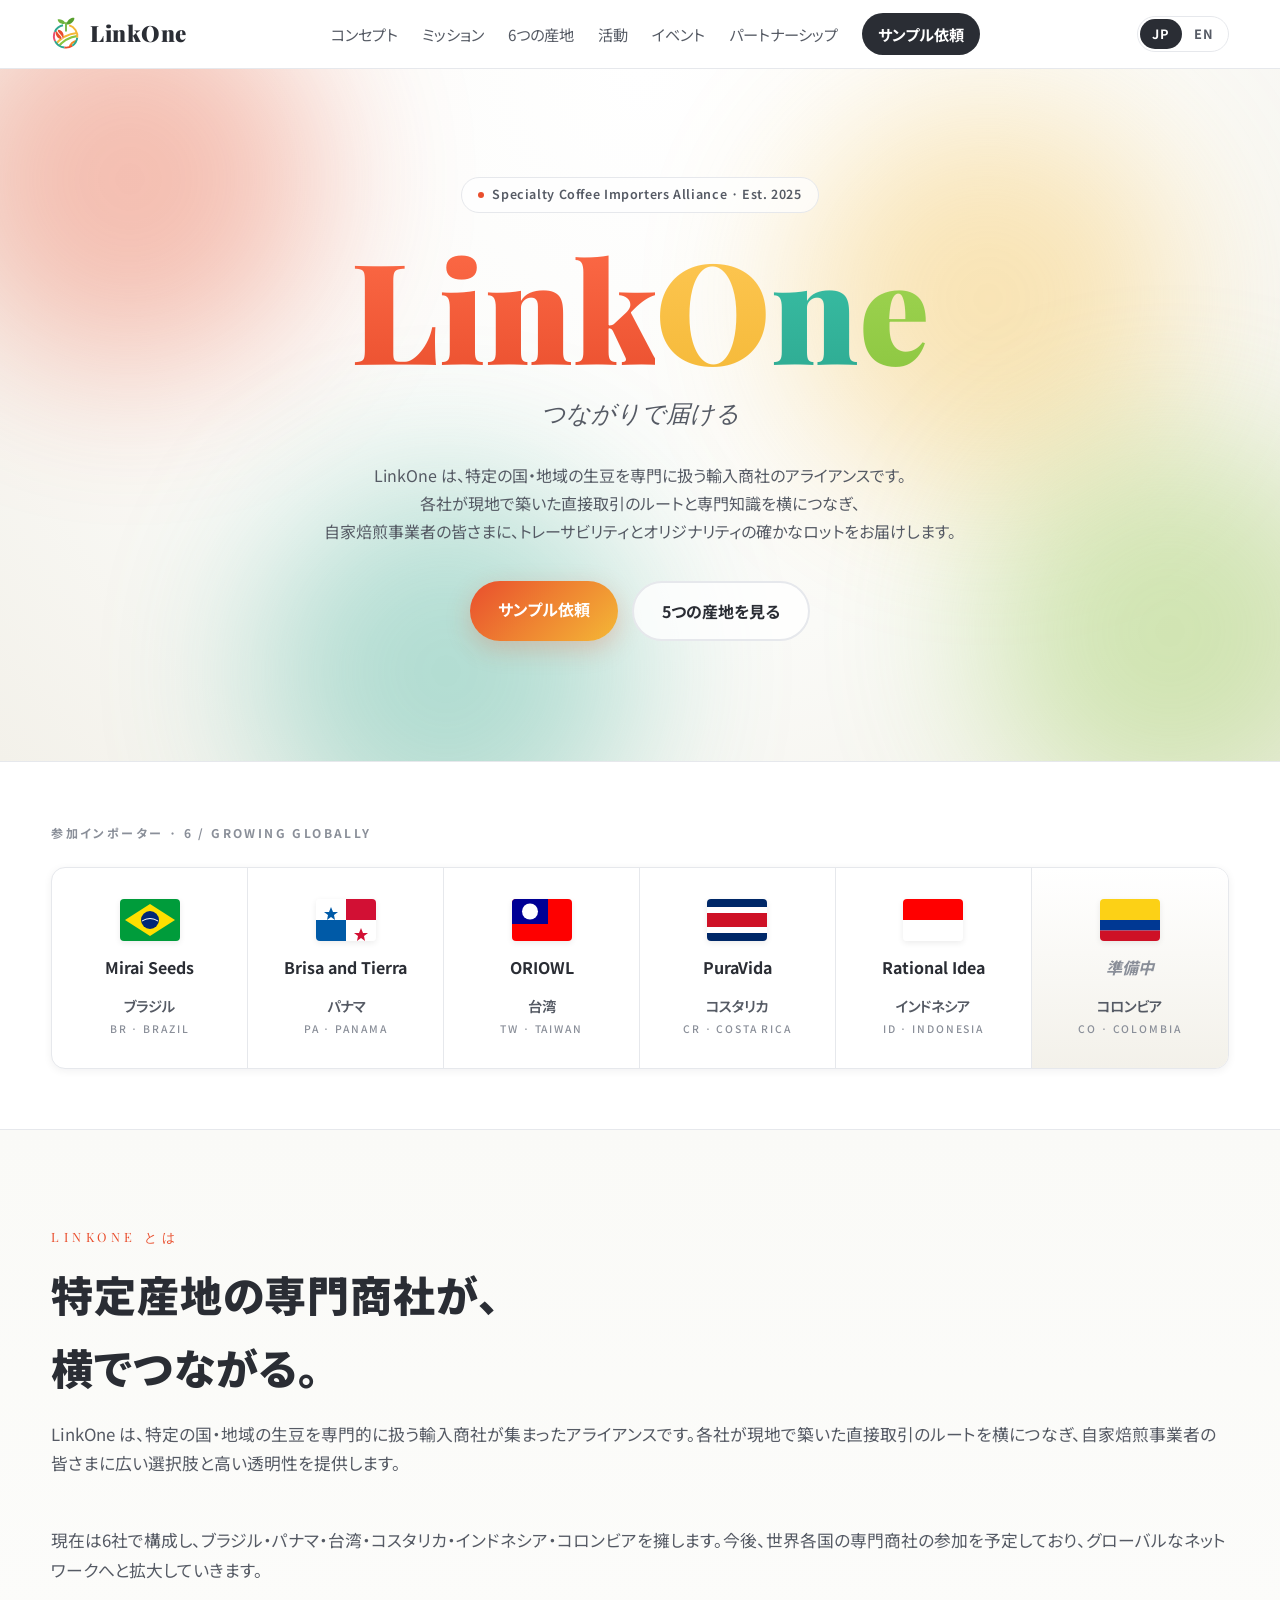
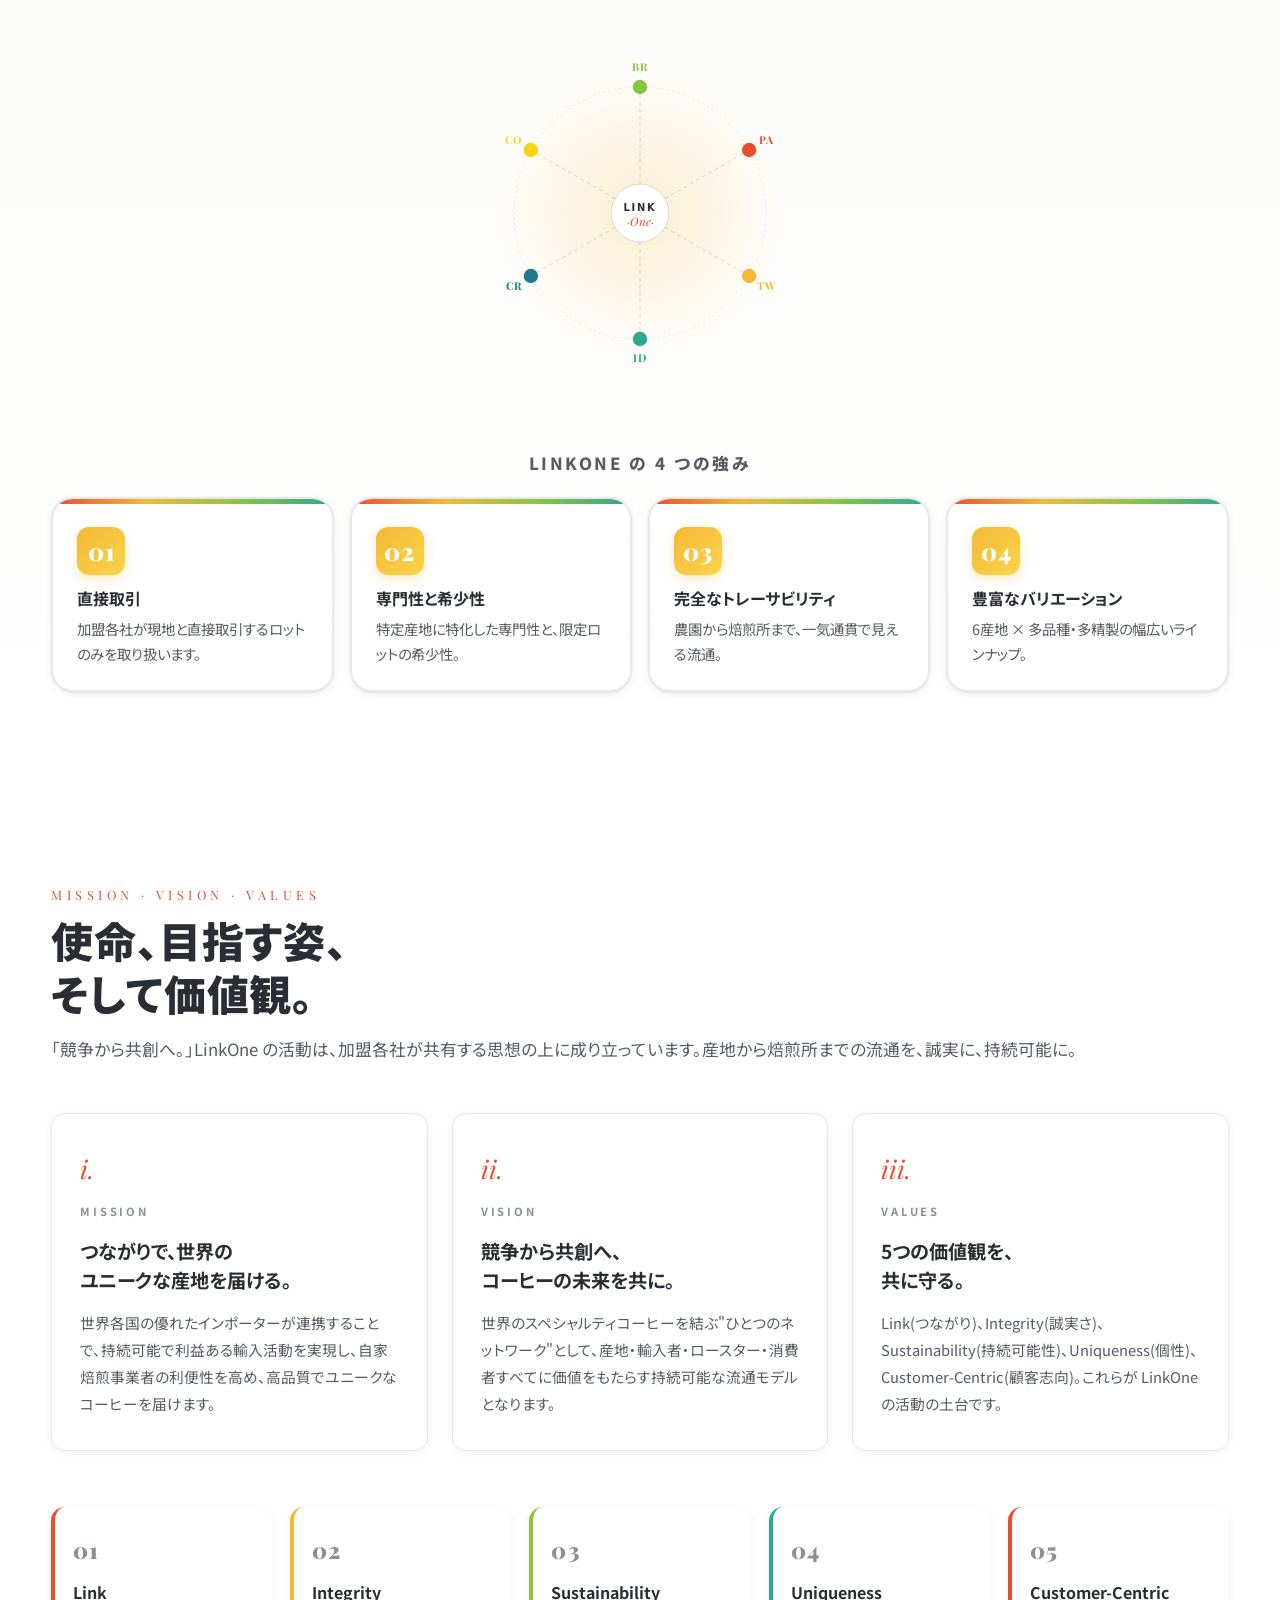
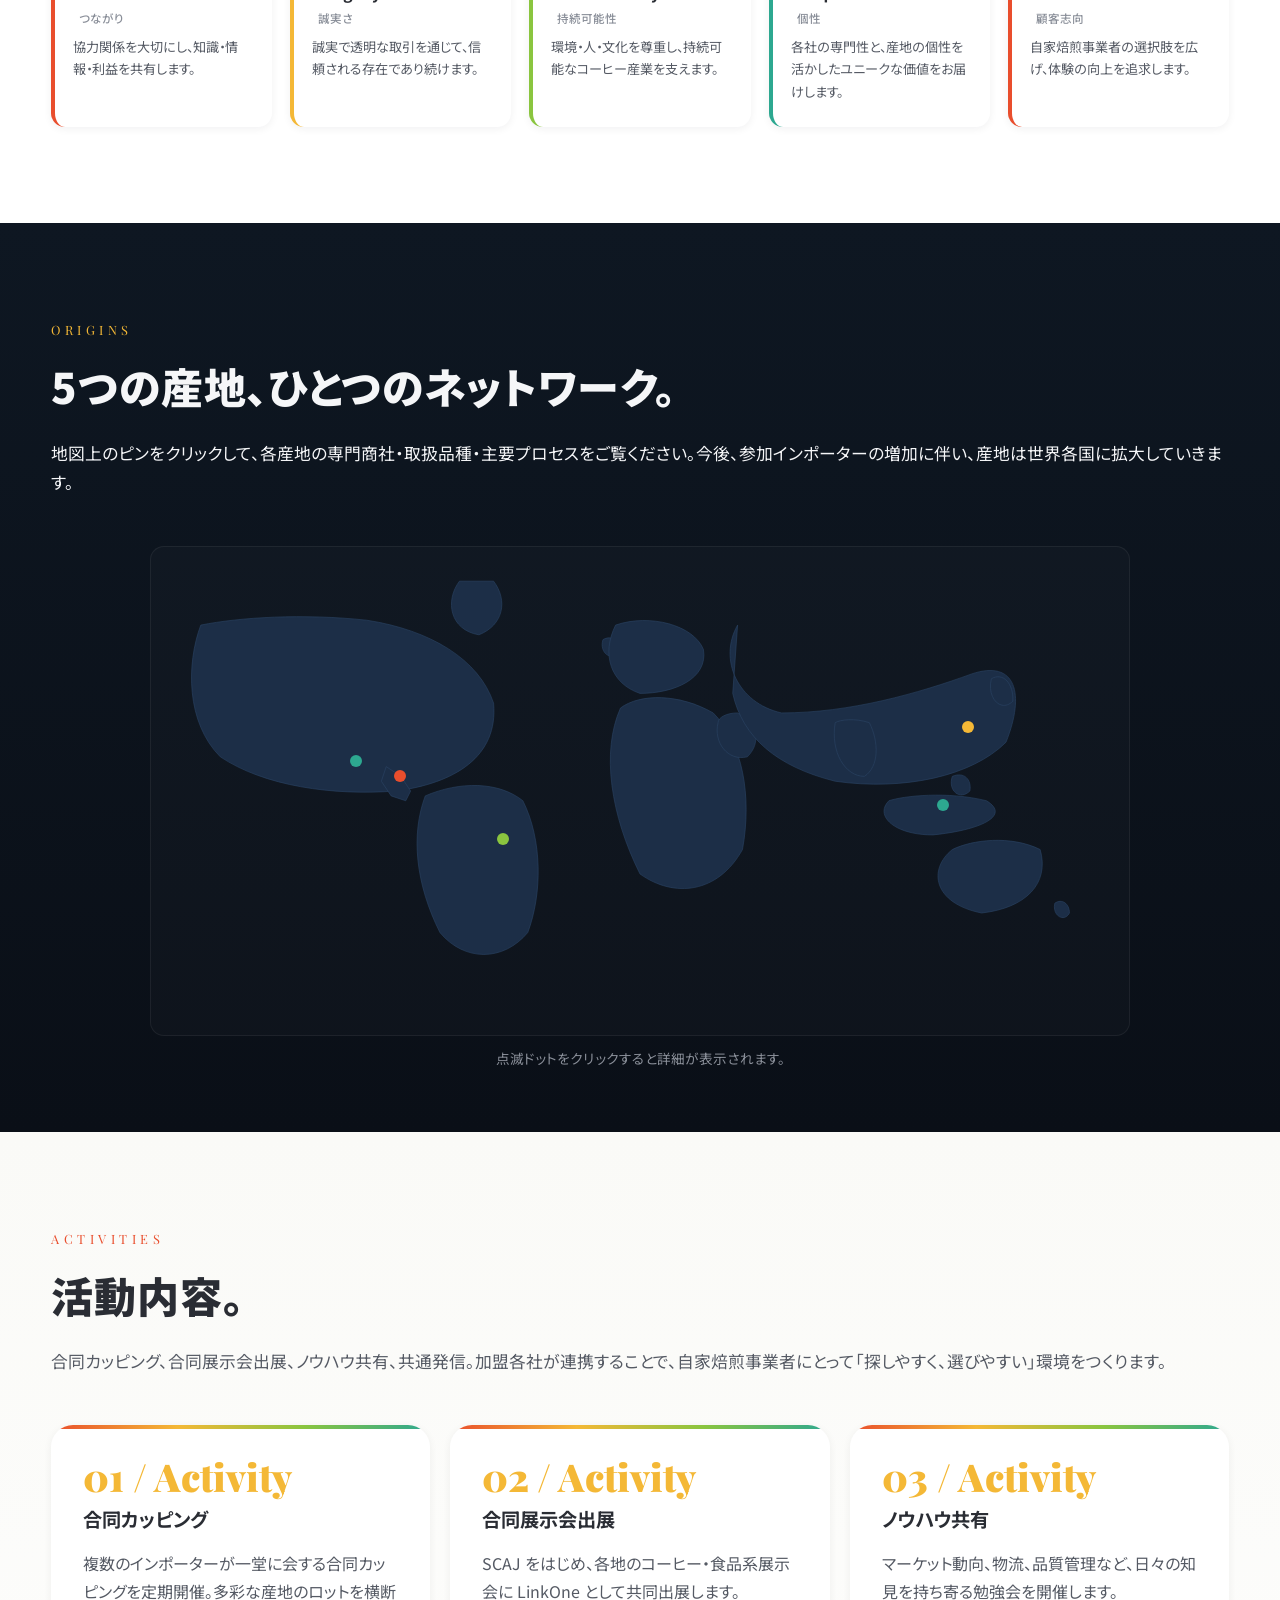
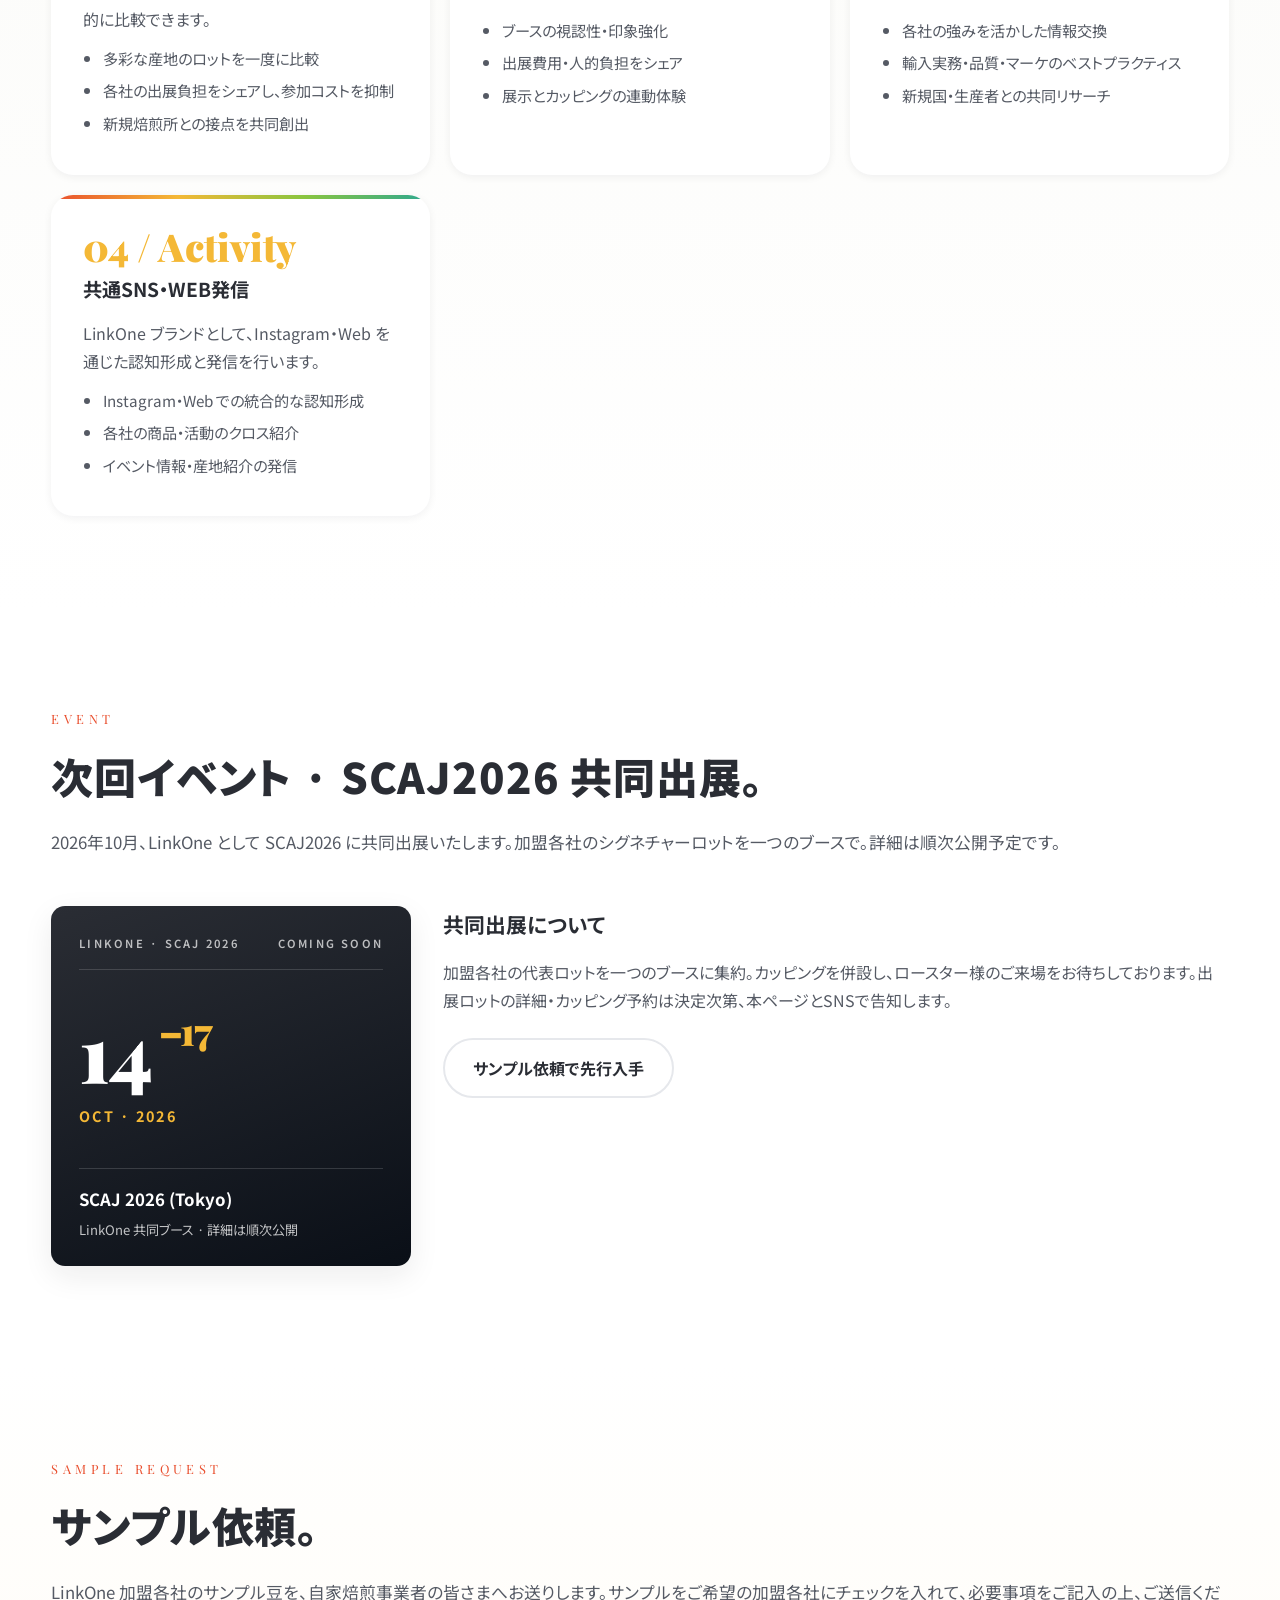
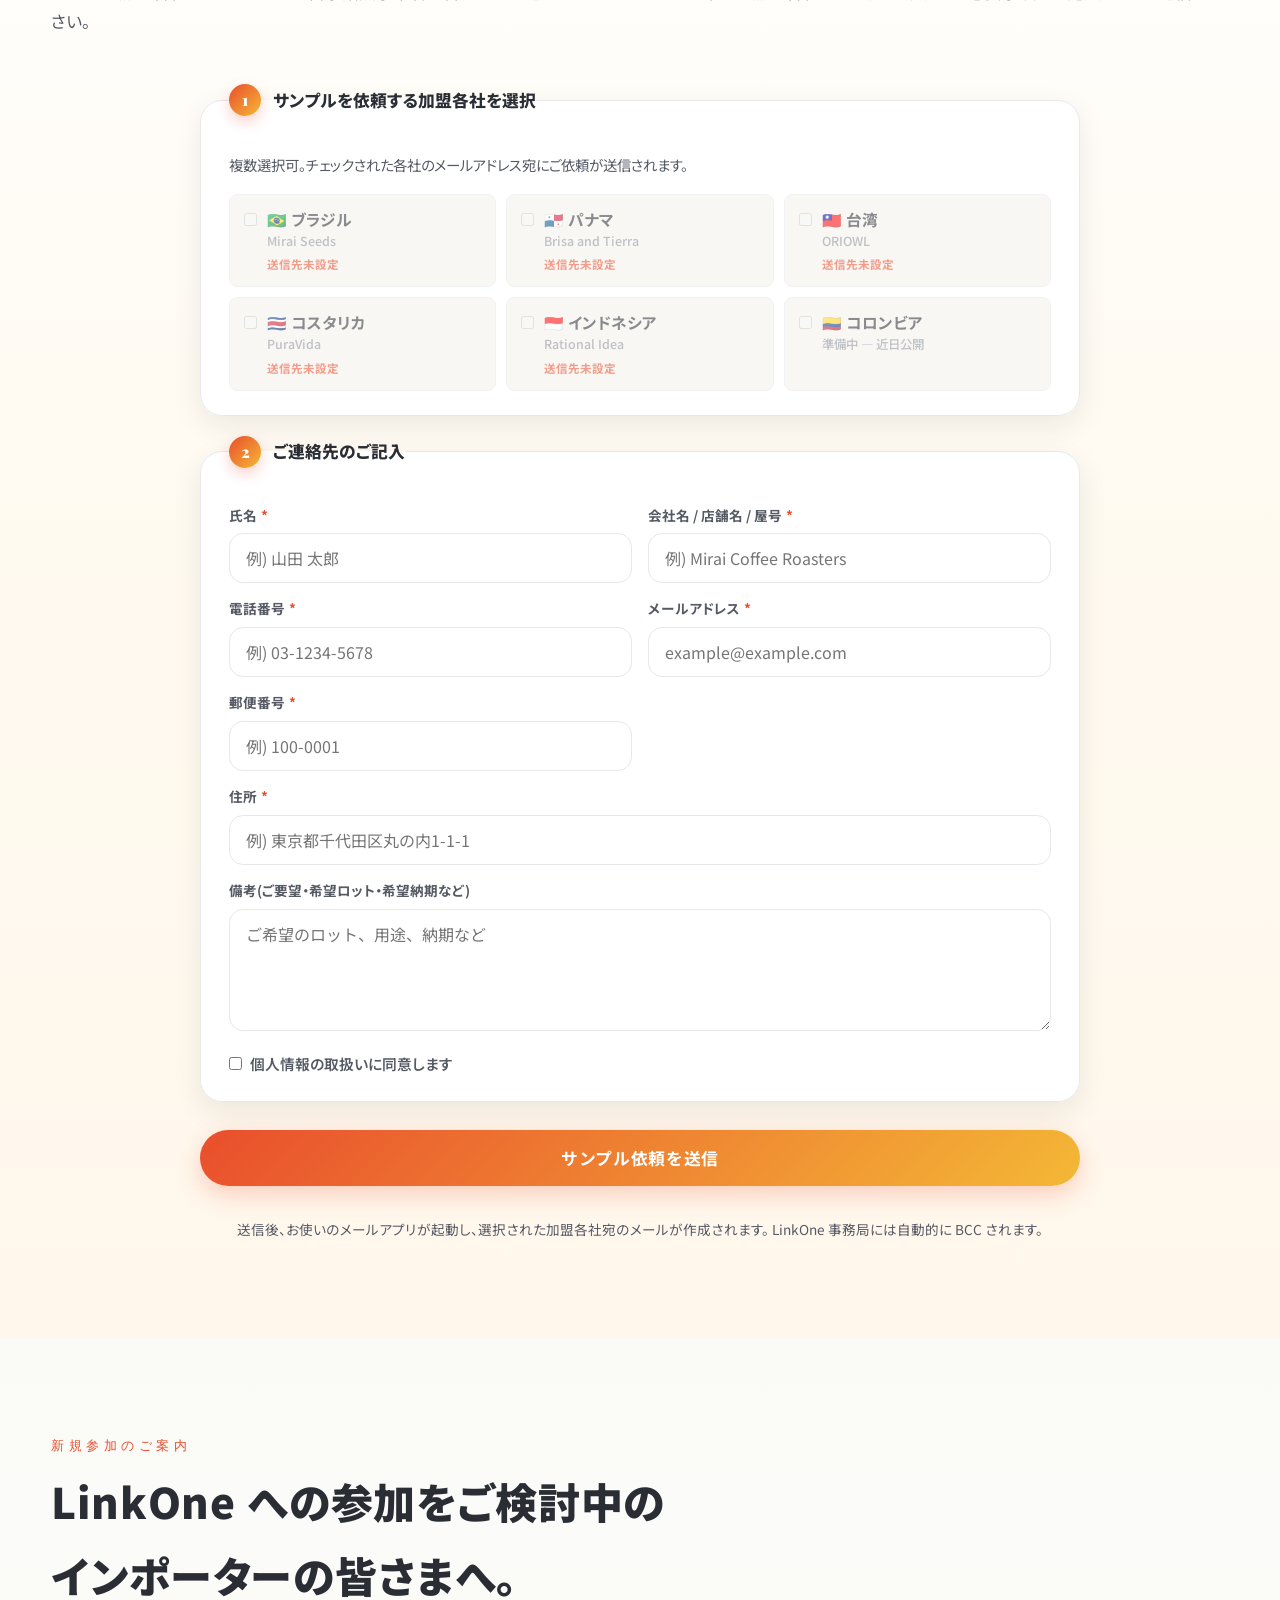
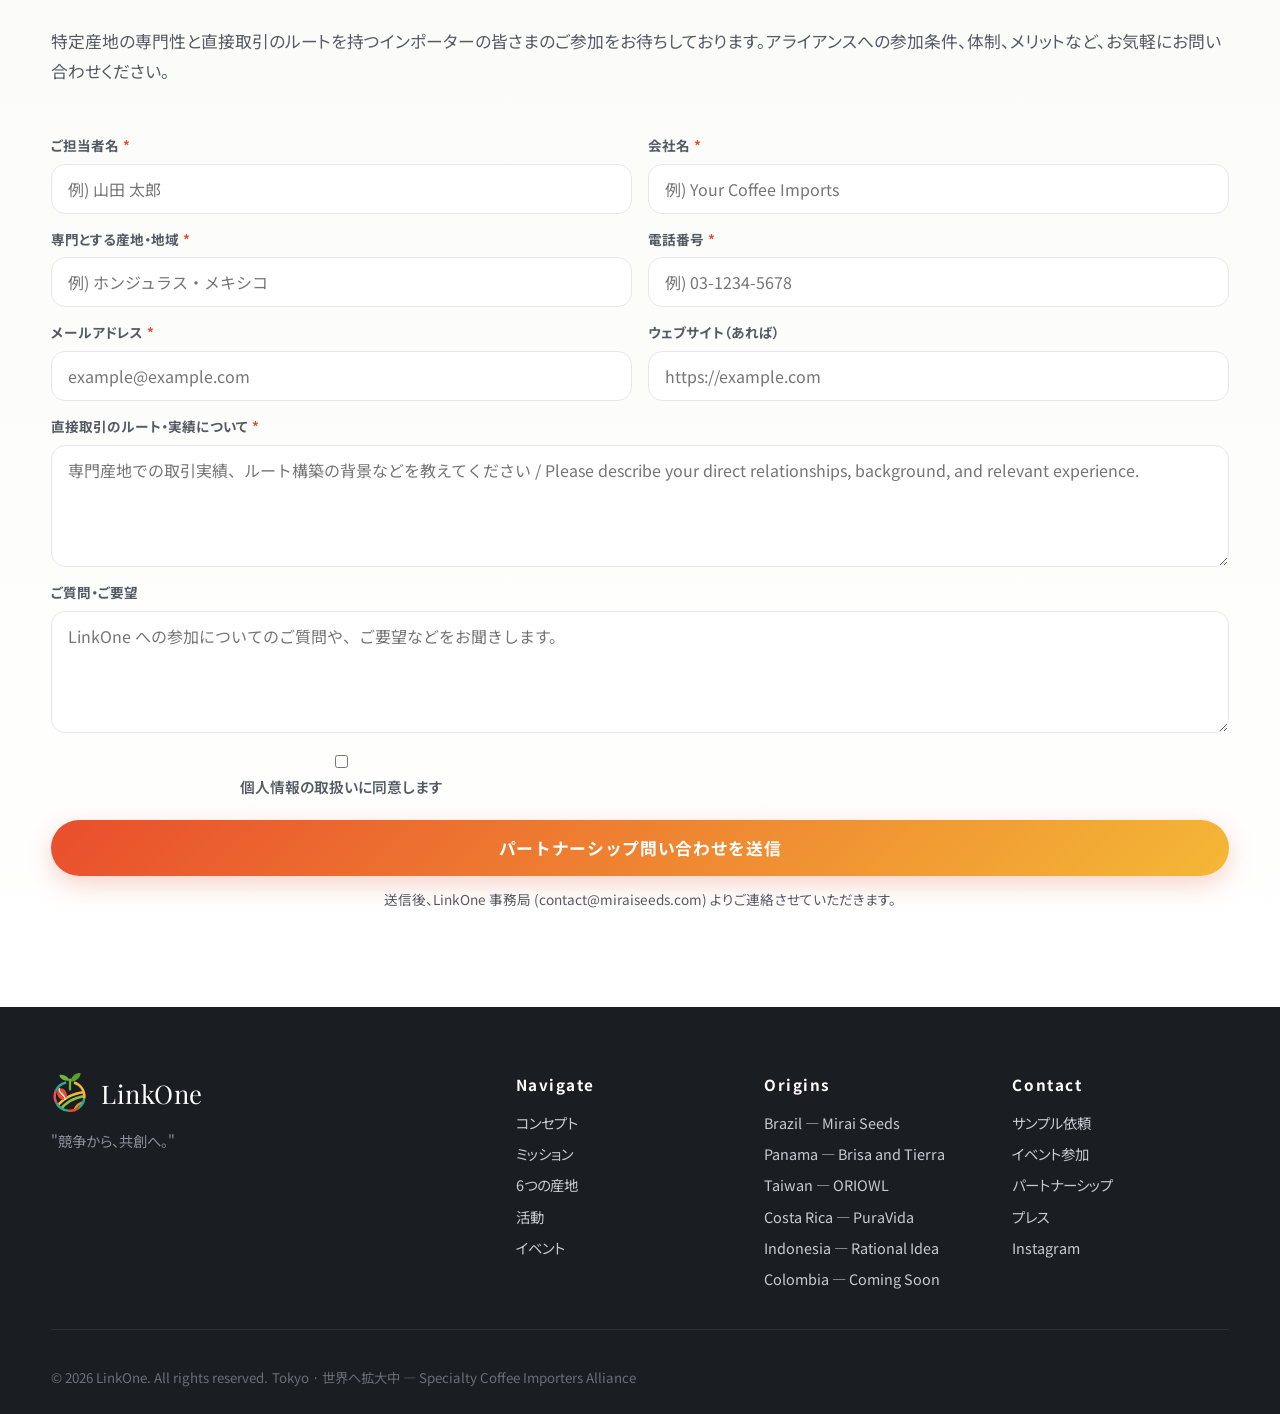
<file: archive/legacy-lp-202605/index.html>
<!DOCTYPE html>
<html lang="ja">
<head>
  <meta charset="UTF-8" />
  <meta name="viewport" content="width=device-width, initial-scale=1.0" />
  <title>LinkOne — Specialty Coffee Importers Alliance</title>
  <meta name="description" content="LinkOne(リンクワン)は、特定の国・地域の生豆を専門に扱う輸入商社のアライアンスです。各社が現地で築いた直接取引のルートと専門知識を横につなぎ、自家焙煎事業者の皆さまにトレーサビリティとオリジナリティの確かなロットをお届けします。" />

  <link rel="icon" type="image/svg+xml" href="favicon.svg" />
  <link rel="manifest" href="manifest.json" />
  <meta name="theme-color" content="#0e1722" />
  <meta name="apple-mobile-web-app-capable" content="yes" />
  <meta name="apple-mobile-web-app-status-bar-style" content="black-translucent" />
  <meta name="apple-mobile-web-app-title" content="LinkOne" />

  <meta property="og:type" content="website" />
  <meta property="og:url" content="https://link-one.co.jp/" />
  <meta property="og:site_name" content="LinkOne" />
  <meta property="og:title" content="LinkOne — Specialty Coffee Importers Alliance" />
  <meta property="og:description" content="つながりで届ける。特定産地の専門商社が横でつながる、スペシャルティコーヒー インポーターズ アライアンス。" />
  <meta property="og:image" content="favicon.svg" />
  <meta name="twitter:card" content="summary" />
  <meta name="twitter:title" content="LinkOne — Specialty Coffee Importers Alliance" />
  <meta name="twitter:description" content="つながりで届ける。特定産地の専門商社が横でつながる。" />

  <link rel="preconnect" href="https://fonts.googleapis.com">
  <link rel="preconnect" href="https://fonts.gstatic.com" crossorigin>
  <link href="https://fonts.googleapis.com/css2?family=Noto+Sans+JP:wght@400;500;700;900&family=Playfair+Display:wght@700;900&display=swap" rel="stylesheet">
  <link rel="stylesheet" href="styles.css" />
</head>
<body data-lang="jp">

  <!-- ===== Header ===== -->
  <header class="site-header">
    <div class="container header-inner">
      <a href="#hero" class="brand">
        <svg class="brand-mark" viewBox="0 0 100 112" aria-hidden="true" focusable="false">
          <defs>
            <clipPath id="lo-inner-h">
              <circle cx="50" cy="64" r="38"/>
            </clipPath>
          </defs>
          <g fill="none">
            <path d="M50 46 L50 20" stroke="#6FB43F" stroke-width="6" stroke-linecap="round"/>
            <path d="M47.5 19 C40 7 27 6 22 8 C23 17 34 25 47.5 22.5 Z" fill="#6FB43F"/>
            <path d="M52.5 20 C57 6 71 1 78 3 C78 14 66 25 52.5 25 Z" fill="#57A02E"/>
          </g>
          <g clip-path="url(#lo-inner-h)" fill="none" stroke-linecap="round">
            <path d="M6 106 C24 72 56 54 98 52" stroke="#F4B836" stroke-width="7"/>
            <path d="M16 112 C34 80 64 64 102 62" stroke="#8AC53F" stroke-width="7"/>
            <path d="M62 104 C64 88 77 79 96 79" stroke="#F08A24" stroke-width="7"/>
            <path d="M2 84 C16 85 26 94 28 108" stroke="#E94E2D" stroke-width="7"/>
            <path d="M9 97 C17 98 23 104 24 112" stroke="#2DA890" stroke-width="6"/>
          </g>
          <g transform="rotate(-28 29 58)">
            <ellipse cx="29" cy="58" rx="12" ry="16" fill="#E94E2D"/>
            <path d="M29 42 C21 48.5 37 67.5 29 74" fill="none" stroke="#fff" stroke-width="3.2" stroke-linecap="round"/>
          </g>
          <g fill="none" stroke-width="6.5" stroke-linecap="butt">
            <path d="M40 27.5 A38 38 0 0 0 12.7 49.5" stroke="#2DA890"/>
            <path d="M12.7 49.5 A38 38 0 0 0 13.5 80.5" stroke="#E9506E"/>
            <path d="M13.5 80.5 A38 38 0 0 0 45 101.7" stroke="#2DA890"/>
            <path d="M45 101.7 A38 38 0 0 0 71 96" stroke="#E94E2D"/>
            <path d="M71 96 A38 38 0 0 0 87.5 69" stroke="#2DA890"/>
            <path d="M87.5 69 A38 38 0 0 0 60.5 27.5" stroke="#F4B836"/>
          </g>
        </svg>
        <span class="brand-name">LinkOne</span>
      </a>
      <nav class="site-nav">
        <a href="#concept"><span data-jp>コンセプト</span><span data-en>Concept</span></a>
        <a href="#mvv"><span data-jp>ミッション</span><span data-en>Mission</span></a>
        <a href="#origins"><span data-jp>6つの産地</span><span data-en>Origins</span></a>
        <a href="#activities"><span data-jp>活動</span><span data-en>Activities</span></a>
        <a href="#events"><span data-jp>イベント</span><span data-en>Event</span></a>
        <a href="#partnership"><span data-jp>パートナーシップ</span><span data-en>Partnership</span></a>
        <a href="#sample" class="nav-cta"><span data-jp>サンプル依頼</span><span data-en>Samples</span></a>
      </nav>
      <div class="lang-switch" role="tablist" aria-label="Language">
        <button type="button" class="lang-btn is-active" data-lang-set="jp" aria-pressed="true">JP</button>
        <button type="button" class="lang-btn" data-lang-set="en" aria-pressed="false">EN</button>
      </div>
      <button class="nav-toggle" aria-label="メニュー" aria-expanded="false">
        <span></span><span></span><span></span>
      </button>
    </div>
  </header>

  <!-- ===== Hero ===== -->
  <section id="hero" class="hero">
    <div class="hero-bg">
      <div class="hero-blob hero-blob--1"></div>
      <div class="hero-blob hero-blob--2"></div>
      <div class="hero-blob hero-blob--3"></div>
      <div class="hero-blob hero-blob--4"></div>
    </div>
    <div class="container hero-inner">
      <p class="hero-chip"><span class="hero-chip-dot"></span>Specialty Coffee Importers Alliance · Est. 2025</p>
      <h1 class="hero-title">
        <span class="grad grad--red">Link</span><span class="grad grad--yellow">O</span><span class="grad grad--teal">n</span><span class="grad grad--green">e</span>
      </h1>
      <p class="hero-sub" data-jp>つながりで届ける</p>
      <p class="hero-sub" data-en>Linking specialty origins, directly.</p>
      <p class="hero-lead" data-jp>LinkOne は、特定の国・地域の生豆を専門に扱う輸入商社のアライアンスです。<br>各社が現地で築いた直接取引のルートと専門知識を横につなぎ、<br>自家焙煎事業者の皆さまに、トレーサビリティとオリジナリティの確かなロットをお届けします。</p>
      <p class="hero-lead" data-en>LinkOne is an alliance of specialty green coffee importers, each devoted to a single origin country or region. We connect their direct-trade routes and field expertise — delivering traceable, original lots to roasters worldwide.</p>
      <div class="hero-ctas">
        <a href="#sample" class="btn btn--primary"><span data-jp>サンプル依頼</span><span data-en>Request Samples</span></a>
        <a href="#origins" class="btn btn--ghost"><span data-jp>5つの産地を見る</span><span data-en>Explore Origins</span></a>
      </div>
    </div>
  </section>

  <!-- ===== Members Strip ===== -->
  <section class="members-strip">
    <div class="container">
      <p class="members-strip-lab"><span data-jp>参加インポーター</span><span data-en>Member Importers</span> · 6 / Growing Globally</p>
      <div class="members-strip-row">
        <a class="ms-cell" href="#origins" aria-label="Mirai Seeds — Brazil">
          <div class="ms-flag" aria-hidden="true">
            <svg viewBox="0 0 60 42" xmlns="http://www.w3.org/2000/svg"><rect width="60" height="42" fill="#009C3B"/><polygon points="30,5 55,21 30,37 5,21" fill="#FFDF00"/><circle cx="30" cy="21" r="9" fill="#002776"/><path d="M22,22 Q30,17 38,22" stroke="#fff" stroke-width="1" fill="none"/></svg>
          </div>
          <div class="ms-name">Mirai Seeds</div>
          <div class="ms-country"><strong data-jp>ブラジル</strong><strong data-en>Brazil</strong><span>BR · BRAZIL</span></div>
        </a>
        <a class="ms-cell" href="#origins" aria-label="Brisa and Tierra — Panama">
          <div class="ms-flag" aria-hidden="true">
            <svg viewBox="0 0 60 42" xmlns="http://www.w3.org/2000/svg"><rect width="30" height="21" fill="#fff"/><rect x="30" width="30" height="21" fill="#D21034"/><rect y="21" width="30" height="21" fill="#005AA7"/><rect x="30" y="21" width="30" height="21" fill="#fff"/><polygon points="15,8 17,13 22,13 18,16 19,21 15,18 11,21 12,16 8,13 13,13" fill="#005AA7"/><polygon points="45,29 47,34 52,34 48,37 49,42 45,39 41,42 42,37 38,34 43,34" fill="#D21034"/></svg>
          </div>
          <div class="ms-name">Brisa and Tierra</div>
          <div class="ms-country"><strong data-jp>パナマ</strong><strong data-en>Panama</strong><span>PA · PANAMA</span></div>
        </a>
        <a class="ms-cell" href="#origins" aria-label="ORIOWL — Taiwan">
          <div class="ms-flag" aria-hidden="true">
            <svg viewBox="0 0 60 42" xmlns="http://www.w3.org/2000/svg"><rect width="60" height="42" fill="#FE0000"/><rect width="36" height="25" fill="#000095"/><circle cx="18" cy="12.5" r="8" fill="#fff"/></svg>
          </div>
          <div class="ms-name">ORIOWL</div>
          <div class="ms-country"><strong data-jp>台湾</strong><strong data-en>Taiwan</strong><span>TW · TAIWAN</span></div>
        </a>
        <a class="ms-cell" href="#origins" aria-label="PuraVida — Costa Rica">
          <div class="ms-flag" aria-hidden="true">
            <svg viewBox="0 0 60 42" xmlns="http://www.w3.org/2000/svg"><rect width="60" height="42" fill="#fff"/><rect width="60" height="8" fill="#002868"/><rect y="34" width="60" height="8" fill="#002868"/><rect y="14" width="60" height="14" fill="#CE1126"/></svg>
          </div>
          <div class="ms-name">PuraVida</div>
          <div class="ms-country"><strong data-jp>コスタリカ</strong><strong data-en>Costa Rica</strong><span>CR · COSTA RICA</span></div>
        </a>
        <a class="ms-cell" href="#origins" aria-label="Rational Idea — Indonesia">
          <div class="ms-flag" aria-hidden="true">
            <svg viewBox="0 0 60 42" xmlns="http://www.w3.org/2000/svg"><rect width="60" height="21" fill="#FF0000"/><rect y="21" width="60" height="21" fill="#fff"/></svg>
          </div>
          <div class="ms-name">Rational Idea</div>
          <div class="ms-country"><strong data-jp>インドネシア</strong><strong data-en>Indonesia</strong><span>ID · INDONESIA</span></div>
        </a>
        <a class="ms-cell ms-cell--tba" href="#origins" aria-label="Colombia — Coming soon">
          <div class="ms-flag" aria-hidden="true">
            <svg viewBox="0 0 60 42" xmlns="http://www.w3.org/2000/svg"><rect width="60" height="21" fill="#FCD116"/><rect y="21" width="60" height="10.5" fill="#003893"/><rect y="31.5" width="60" height="10.5" fill="#CE1126"/></svg>
          </div>
          <div class="ms-name"><span data-jp>準備中</span><span data-en>Coming Soon</span></div>
          <div class="ms-country"><strong data-jp>コロンビア</strong><strong data-en>Colombia</strong><span>CO · COLOMBIA</span></div>
        </a>
      </div>
    </div>
  </section>

  <!-- ===== Concept ===== -->
  <section id="concept" class="section section--light">
    <div class="container">
      <p class="section-eyebrow"><span data-jp>LinkOne とは</span><span data-en>About LinkOne</span></p>
      <h2 class="section-title" data-jp>特定産地の専門商社が、<br>横でつながる。</h2>
      <h2 class="section-title" data-en>Origin specialists,<br>linked as one.</h2>
      <p class="lead" data-jp>LinkOne は、特定の国・地域の生豆を専門的に扱う輸入商社が集まったアライアンスです。各社が現地で築いた直接取引のルートを横につなぎ、自家焙煎事業者の皆さまに広い選択肢と高い透明性を提供します。</p>
      <p class="lead" data-en>LinkOne brings together specialty green coffee importers, each focused on a single country or region. By linking their direct-trade routes, we offer roasters a wider selection and unmatched transparency.</p>
      <p class="lead" data-jp>現在は6社で構成し、ブラジル・パナマ・台湾・コスタリカ・インドネシア・コロンビアを擁します。今後、世界各国の専門商社の参加を予定しており、グローバルなネットワークへと拡大していきます。</p>
      <p class="lead" data-en>Today, six member companies cover Brazil, Panama, Taiwan, Costa Rica, Indonesia, and Colombia. Specialists from additional origins will join as the network grows globally.</p>

      <div class="origins-network" data-origins-network aria-label="LinkOne origins network — 6産地のスター型ネットワーク図"></div>

      <h3 class="concept-pills__title"><span data-jp>LinkOne の 4 つの強み</span><span data-en>Four pillars of LinkOne</span></h3>
      <ul class="concept-pills" role="list">
        <li class="concept-pill">
          <span class="concept-pill__num">01</span>
          <div class="concept-pill__body">
            <h4 class="concept-pill__title"><span data-jp>直接取引</span><span data-en>Direct Trade</span></h4>
            <p class="concept-pill__desc" data-jp>加盟各社が現地と直接取引するロットのみを取り扱います。</p>
            <p class="concept-pill__desc" data-en>Only lots sourced through each member's direct relationships.</p>
          </div>
        </li>
        <li class="concept-pill">
          <span class="concept-pill__num">02</span>
          <div class="concept-pill__body">
            <h4 class="concept-pill__title"><span data-jp>専門性と希少性</span><span data-en>Specialty &amp; Scarcity</span></h4>
            <p class="concept-pill__desc" data-jp>特定産地に特化した専門性と、限定ロットの希少性。</p>
            <p class="concept-pill__desc" data-en>Origin-focused expertise and access to scarce, limited lots.</p>
          </div>
        </li>
        <li class="concept-pill">
          <span class="concept-pill__num">03</span>
          <div class="concept-pill__body">
            <h4 class="concept-pill__title"><span data-jp>完全なトレーサビリティ</span><span data-en>Full Traceability</span></h4>
            <p class="concept-pill__desc" data-jp>農園から焙煎所まで、一気通貫で見える流通。</p>
            <p class="concept-pill__desc" data-en>Transparent supply from farm to roastery.</p>
          </div>
        </li>
        <li class="concept-pill">
          <span class="concept-pill__num">04</span>
          <div class="concept-pill__body">
            <h4 class="concept-pill__title"><span data-jp>豊富なバリエーション</span><span data-en>Wide Variety</span></h4>
            <p class="concept-pill__desc" data-jp>6産地 × 多品種・多精製の幅広いラインナップ。</p>
            <p class="concept-pill__desc" data-en>6 origins × diverse cultivars and processes.</p>
          </div>
        </li>
      </ul>
    </div>
  </section>

  <!-- ===== MVV ===== -->
  <section id="mvv" class="section">
    <div class="container">
      <p class="section-eyebrow">MISSION · VISION · VALUES</p>
      <h2 class="section-title section-title--two-line" data-jp><span class="title-line">使命、目指す姿、</span><span class="title-line">そして価値観。</span></h2>
      <h2 class="section-title section-title--two-line" data-en><span class="title-line">Mission, vision,</span><span class="title-line">and values.</span></h2>
      <p class="lead" data-jp>「競争から共創へ。」LinkOne の活動は、加盟各社が共有する思想の上に成り立っています。産地から焙煎所までの流通を、誠実に、持続可能に。</p>
      <p class="lead" data-en>"From competition, to co-creation." LinkOne is built on a shared philosophy among its members — an honest, sustainable supply chain from origin to roastery.</p>

      <div class="mvv-3col">
        <article class="mvv-cell">
          <span class="mvv-num">i.</span>
          <span class="mvv-label">Mission</span>
          <h3 data-jp>つながりで、世界の<br>ユニークな産地を届ける。</h3>
          <h3 data-en>Connected origins,<br>delivered uniquely.</h3>
          <p data-jp>世界各国の優れたインポーターが連携することで、持続可能で利益ある輸入活動を実現し、自家焙煎事業者の利便性を高め、高品質でユニークなコーヒーを届けます。</p>
          <p data-en>By connecting top importers from around the world, we sustain profitable trade, simplify sourcing for roasters, and deliver original specialty coffee.</p>
        </article>
        <article class="mvv-cell">
          <span class="mvv-num">ii.</span>
          <span class="mvv-label">Vision</span>
          <h3 data-jp>競争から共創へ、<br>コーヒーの未来を共に。</h3>
          <h3 data-en>From competition,<br>to co-creation.</h3>
          <p data-jp>世界のスペシャルティコーヒーを結ぶ"ひとつのネットワーク"として、産地・輸入者・ロースター・消費者すべてに価値をもたらす持続可能な流通モデルとなります。</p>
          <p data-en>As "one network" linking specialty coffee globally, we aim to be a sustainable distribution model that serves origins, importers, roasters, and end-users alike.</p>
        </article>
        <article class="mvv-cell">
          <span class="mvv-num">iii.</span>
          <span class="mvv-label">Values</span>
          <h3 data-jp>5つの価値観を、<br>共に守る。</h3>
          <h3 data-en>Five shared<br>values.</h3>
          <p data-jp>Link(つながり)、Integrity(誠実さ)、Sustainability(持続可能性)、Uniqueness(個性)、Customer-Centric(顧客志向)。これらが LinkOne の活動の土台です。</p>
          <p data-en>Link, Integrity, Sustainability, Uniqueness, and Customer-Centric — the foundation of every LinkOne activity.</p>
        </article>
      </div>

      <div class="values-grid values-grid--num">
        <div class="value-card value-card--red">
          <span class="value-num">01</span>
          <h4>Link <small data-jp>つながり</small><small data-en>Connection</small></h4>
          <p data-jp>協力関係を大切にし、知識・情報・利益を共有します。</p>
          <p data-en>We value collaboration — sharing knowledge, information, and benefits.</p>
        </div>
        <div class="value-card value-card--yellow">
          <span class="value-num">02</span>
          <h4>Integrity <small data-jp>誠実さ</small><small data-en>Integrity</small></h4>
          <p data-jp>誠実で透明な取引を通じて、信頼される存在であり続けます。</p>
          <p data-en>We earn trust through honest, transparent business practices.</p>
        </div>
        <div class="value-card value-card--green">
          <span class="value-num">03</span>
          <h4>Sustainability <small data-jp>持続可能性</small><small data-en>Sustainability</small></h4>
          <p data-jp>環境・人・文化を尊重し、持続可能なコーヒー産業を支えます。</p>
          <p data-en>We respect the environment, people, and culture — supporting a sustainable coffee industry.</p>
        </div>
        <div class="value-card value-card--teal">
          <span class="value-num">04</span>
          <h4>Uniqueness <small data-jp>個性</small><small data-en>Uniqueness</small></h4>
          <p data-jp>各社の専門性と、産地の個性を活かしたユニークな価値をお届けします。</p>
          <p data-en>Each member's expertise and each origin's character — delivered as unique value.</p>
        </div>
        <div class="value-card value-card--red">
          <span class="value-num">05</span>
          <h4>Customer-Centric <small data-jp>顧客志向</small><small data-en>Customer-Centric</small></h4>
          <p data-jp>自家焙煎事業者の選択肢を広げ、体験の向上を追求します。</p>
          <p data-en>We expand options and pursue better experiences for roasters.</p>
        </div>
      </div>
    </div>
  </section>

  <!-- ===== Origins (World Map) ===== -->
  <section id="origins" class="section section--map">
    <div class="container">
      <p class="section-eyebrow">ORIGINS</p>
      <h2 class="section-title" data-jp>5つの産地、ひとつのネットワーク。</h2>
      <h2 class="section-title" data-en>Five origins, one network.</h2>
      <p class="lead" data-jp>地図上のピンをクリックして、各産地の専門商社・取扱品種・主要プロセスをご覧ください。今後、参加インポーターの増加に伴い、産地は世界各国に拡大していきます。</p>
      <p class="lead" data-en>Click any pin to see the importer, varieties, and processes for each origin. As more partners join, our network will continue to expand globally.</p>

      <div class="world-map" data-world-map>
        <svg class="world-map-svg" viewBox="0 0 1000 500" aria-hidden="true" preserveAspectRatio="xMidYMid meet">
          <g class="continents">
            <path d="M50,80 C35,120 35,180 70,215 C115,245 185,255 250,250 C310,242 355,215 350,160 C335,115 285,85 220,75 C155,68 90,72 50,80 Z"/>
            <path d="M240,225 L255,235 L265,250 L260,260 L245,255 L235,240 Z"/>
            <path d="M315,35 C300,55 305,85 335,90 C360,80 365,55 350,35 Z"/>
            <path d="M280,255 C265,295 270,345 295,395 C320,425 360,425 385,395 C400,355 400,300 380,260 C355,240 315,240 280,255 Z"/>
            <path d="M462,95 C458,108 470,118 480,108 C480,95 470,90 462,95 Z"/>
            <path d="M475,80 C460,110 470,140 500,150 C535,150 570,135 565,105 C555,80 510,68 475,80 Z"/>
            <path d="M480,165 C460,210 470,275 500,335 C535,360 580,355 605,310 C615,255 605,200 575,170 C540,150 500,150 480,165 Z"/>
            <path d="M580,180 C575,200 590,220 610,215 C625,200 620,180 600,170 C588,170 580,175 580,180 Z"/>
            <path d="M600,80 C580,115 600,160 645,170 C715,170 785,150 840,130 C885,115 895,150 875,200 C840,235 770,250 700,240 C640,225 605,195 595,150 Z"/>
            <path d="M700,180 C695,210 710,235 730,235 C745,225 745,200 735,180 C720,175 705,177 700,180 Z"/>
            <path d="M860,135 C855,155 870,170 882,158 C883,140 872,128 860,135 Z"/>
            <path d="M755,260 C740,275 760,295 800,295 C850,290 880,275 855,260 C815,250 770,255 755,260 Z"/>
            <path d="M820,235 C815,250 828,260 838,250 C840,238 832,230 820,235 Z"/>
            <path d="M820,310 C795,330 800,365 850,375 C895,370 920,345 910,310 C880,295 840,300 820,310 Z"/>
            <path d="M925,365 C922,378 935,385 940,375 C940,365 932,360 925,365 Z"/>
          </g>
        </svg>

        <ul class="origin-dots" data-origin-dots aria-label="コーヒー産地マップ"></ul>

        <p class="world-map-note" data-map-note><span data-jp>点滅ドットをクリックすると詳細が表示されます。</span><span data-en>Click any pulsing pin to see origin details.</span></p>
      </div>
    </div>
    <!--
      Edit toolbar/form HTML lives only in the WordPress theme (index.php),
      gated by current_user_can('edit_theme_options'). Public viewers — including
      iPhone — never receive the markup, so the toolbar can never bleed onto
      the map even if a stylesheet rule misbehaves.
    -->
  </section>

  <div class="origin-modal" data-origin-modal hidden role="dialog" aria-modal="true" aria-labelledby="originModalTitle">
    <div class="origin-modal__backdrop" data-modal-close></div>
    <div class="origin-modal__content">
      <button type="button" class="origin-modal__close" data-modal-close aria-label="閉じる">×</button>
      <img class="origin-modal__image" data-modal-image alt="" hidden />
      <h3 id="originModalTitle" class="origin-modal__title" data-modal-title></h3>
      <p class="origin-modal__desc" data-modal-desc></p>
      <a class="btn btn--primary origin-modal__link" data-modal-link href="#" hidden>詳細を見る</a>
    </div>
  </div>

  <!-- ===== Activities ===== -->
  <section id="activities" class="section section--light">
    <div class="container">
      <p class="section-eyebrow">ACTIVITIES</p>
      <h2 class="section-title" data-jp>活動内容。</h2>
      <h2 class="section-title" data-en>Activities.</h2>
      <p class="lead" data-jp>合同カッピング、合同展示会出展、ノウハウ共有、共通発信。加盟各社が連携することで、自家焙煎事業者にとって「探しやすく、選びやすい」環境をつくります。</p>
      <p class="lead" data-en>Joint cuppings, shared trade-show booths, knowledge sharing, and unified communications. Together we make sourcing easier for roasters.</p>

      <div class="activity-grid">
        <article class="activity-card">
          <div class="activity-num">01 / Activity</div>
          <h3 data-jp>合同カッピング</h3>
          <h3 data-en>Joint Cupping</h3>
          <p data-jp>複数のインポーターが一堂に会する合同カッピングを定期開催。多彩な産地のロットを横断的に比較できます。</p>
          <p data-en>Regularly hosted cupping sessions where multiple importers gather. Roasters can compare lots across origins in one place.</p>
          <ul>
            <li data-jp>多彩な産地のロットを一度に比較</li>
            <li data-en>Compare lots across origins at once</li>
            <li data-jp>各社の出展負担をシェアし、参加コストを抑制</li>
            <li data-en>Shared logistics, lower per-event cost</li>
            <li data-jp>新規焙煎所との接点を共同創出</li>
            <li data-en>Joint outreach to new roasteries</li>
          </ul>
        </article>
        <article class="activity-card">
          <div class="activity-num">02 / Activity</div>
          <h3 data-jp>合同展示会出展</h3>
          <h3 data-en>Trade Shows</h3>
          <p data-jp>SCAJ をはじめ、各地のコーヒー・食品系展示会に LinkOne として共同出展します。</p>
          <p data-en>We exhibit jointly at SCAJ and other coffee &amp; food trade shows under the LinkOne banner.</p>
          <ul>
            <li data-jp>ブースの視認性・印象強化</li>
            <li data-en>Stronger booth presence and brand recall</li>
            <li data-jp>出展費用・人的負担をシェア</li>
            <li data-en>Costs and staffing shared across members</li>
            <li data-jp>展示とカッピングの連動体験</li>
            <li data-en>Connected exhibition + cupping experience</li>
          </ul>
        </article>
        <article class="activity-card">
          <div class="activity-num">03 / Activity</div>
          <h3 data-jp>ノウハウ共有</h3>
          <h3 data-en>Knowledge Sharing</h3>
          <p data-jp>マーケット動向、物流、品質管理など、日々の知見を持ち寄る勉強会を開催します。</p>
          <p data-en>Internal study sessions where members share market, logistics, and quality-control insights.</p>
          <ul>
            <li data-jp>各社の強みを活かした情報交換</li>
            <li data-en>Cross-pollinating each member's strengths</li>
            <li data-jp>輸入実務・品質・マーケのベストプラクティス</li>
            <li data-en>Best practices: trade ops, QC, marketing</li>
            <li data-jp>新規国・生産者との共同リサーチ</li>
            <li data-en>Joint research on new origins and producers</li>
          </ul>
        </article>
        <article class="activity-card">
          <div class="activity-num">04 / Activity</div>
          <h3 data-jp>共通SNS・WEB発信</h3>
          <h3 data-en>Communications</h3>
          <p data-jp>LinkOne ブランドとして、Instagram・Web を通じた認知形成と発信を行います。</p>
          <p data-en>We build awareness as the LinkOne brand via Instagram and our website.</p>
          <ul>
            <li data-jp>Instagram・Web での統合的な認知形成</li>
            <li data-en>Integrated brand presence on Instagram &amp; web</li>
            <li data-jp>各社の商品・活動のクロス紹介</li>
            <li data-en>Cross-promotion of member offerings</li>
            <li data-jp>イベント情報・産地紹介の発信</li>
            <li data-en>Event news and origin storytelling</li>
          </ul>
        </article>
      </div>
    </div>
  </section>

  <!-- ===== Event ===== -->
  <section id="events" class="section">
    <div class="container">
      <p class="section-eyebrow">EVENT</p>
      <h2 class="section-title" data-jp>次回イベント · SCAJ2026 共同出展。</h2>
      <h2 class="section-title" data-en>Next event · SCAJ 2026 joint booth.</h2>
      <p class="lead" data-jp>2026年10月、LinkOne として SCAJ2026 に共同出展いたします。加盟各社のシグネチャーロットを一つのブースで。詳細は順次公開予定です。</p>
      <p class="lead" data-en>In October 2026, LinkOne will exhibit jointly at SCAJ 2026. Member signature lots gathered at one booth. Details coming soon.</p>

      <div class="event-grid">
        <article class="event-poster">
          <div class="event-poster__top">
            <span>LinkOne · SCAJ 2026</span>
            <span>Coming Soon</span>
          </div>
          <div class="event-poster__date">
            <div class="event-poster__day">14<em>–17</em></div>
            <div class="event-poster__ymd">OCT · 2026</div>
          </div>
          <div class="event-poster__bot">
            <strong>SCAJ 2026 (Tokyo)</strong>
            <span data-jp>LinkOne 共同ブース · 詳細は順次公開</span>
            <span data-en>LinkOne joint booth · details coming soon</span>
          </div>
        </article>
        <div class="event-detail">
          <h3 data-jp>共同出展について</h3>
          <h3 data-en>About the joint booth</h3>
          <p data-jp>加盟各社の代表ロットを一つのブースに集約。カッピングを併設し、ロースター様のご来場をお待ちしております。出展ロットの詳細・カッピング予約は決定次第、本ページとSNSで告知します。</p>
          <p data-en>Member signature lots all in one booth, with on-site cupping. Roasters are warmly invited. Lot details and cupping reservations will be announced here and on SNS.</p>
          <a class="btn btn--ghost" href="#sample"><span data-jp>サンプル依頼で先行入手</span><span data-en>Request samples in advance</span></a>
        </div>
      </div>
    </div>
  </section>

  <!-- ===== Sample Request ===== -->
  <section id="sample" class="section section--cta">
    <div class="container">
      <p class="section-eyebrow">SAMPLE REQUEST</p>
      <h2 class="section-title" data-jp>サンプル依頼。</h2>
      <h2 class="section-title" data-en>Request samples.</h2>
      <p class="lead" data-jp>LinkOne 加盟各社のサンプル豆を、自家焙煎事業者の皆さまへお送りします。サンプルをご希望の加盟各社にチェックを入れて、必要事項をご記入の上、ご送信ください。</p>
      <p class="lead" data-en>Receive sample lots from LinkOne members. Select the members you'd like to receive samples from, fill in your details, and submit.</p>

      <form class="sample-request-form" data-form="sample-request" autocomplete="on" novalidate>
        <fieldset class="sample-fieldset">
          <legend class="sample-legend">
            <span class="sample-legend__num">1</span>
            <span class="sample-legend__text"><span data-jp>サンプルを依頼する加盟各社を選択</span><span data-en>Select members to request from</span></span>
          </legend>
          <p class="sample-hint" data-jp>複数選択可。チェックされた各社のメールアドレス宛にご依頼が送信されます。</p>
          <p class="sample-hint" data-en>Select one or more. Your request will be sent to each selected member.</p>
          <div class="sample-grid" data-sample-origins>
            <!-- populated from script.js using LINKONE_SAMPLE_CONFIG -->
          </div>
        </fieldset>

        <fieldset class="sample-fieldset">
          <legend class="sample-legend">
            <span class="sample-legend__num">2</span>
            <span class="sample-legend__text"><span data-jp>ご連絡先のご記入</span><span data-en>Your contact details</span></span>
          </legend>
          <div class="form-grid">
            <label><span class="lab"><span data-jp>氏名</span><span data-en>Name</span> <span class="req">*</span></span>
              <input type="text" name="name" required autocomplete="name" placeholder="例) 山田 太郎" />
            </label>
            <label><span class="lab"><span data-jp>会社名 / 店舗名 / 屋号</span><span data-en>Company / Roastery</span> <span class="req">*</span></span>
              <input type="text" name="company" required autocomplete="organization" placeholder="例) Mirai Coffee Roasters" />
            </label>
            <label><span class="lab"><span data-jp>電話番号</span><span data-en>Phone</span> <span class="req">*</span></span>
              <input type="tel" name="phone" required autocomplete="tel" placeholder="例) 03-1234-5678" />
            </label>
            <label><span class="lab"><span data-jp>メールアドレス</span><span data-en>Email</span> <span class="req">*</span></span>
              <input type="email" name="email" required autocomplete="email" placeholder="example@example.com" />
            </label>
            <label><span class="lab"><span data-jp>郵便番号</span><span data-en>Postal code</span> <span class="req">*</span></span>
              <input type="text" name="postal" required autocomplete="postal-code" inputmode="numeric" pattern="[0-9\-]{3,8}" placeholder="例) 100-0001" />
            </label>
            <label class="form-row--full"><span class="lab"><span data-jp>住所</span><span data-en>Address</span> <span class="req">*</span></span>
              <input type="text" name="address" required autocomplete="street-address" placeholder="例) 東京都千代田区丸の内1-1-1" />
            </label>
            <label class="form-row--full"><span class="lab"><span data-jp>備考(ご要望・希望ロット・希望納期など)</span><span data-en>Notes (optional)</span></span>
              <textarea name="note" rows="4" placeholder="ご希望のロット、用途、納期など"></textarea>
            </label>
          </div>
          <label class="check">
            <input type="checkbox" name="agree" required />
            <span data-jp>個人情報の取扱いに同意します</span><span data-en>I agree to the privacy policy</span>
          </label>
        </fieldset>

        <button type="submit" class="btn btn--primary btn--block btn--xl"><span data-jp>サンプル依頼を送信</span><span data-en>Submit request</span></button>
        <p class="sample-note" data-jp>送信後、お使いのメールアプリが起動し、選択された加盟各社宛のメールが作成されます。 LinkOne 事務局には自動的に BCC されます。</p>
        <p class="sample-note" data-en>On submit, your mail app will open with a message addressed to the selected members. The LinkOne office is automatically BCC'd.</p>
      </form>

      <!-- Admin: edit each company's destination email. Reach via ?admin=1 -->
      <aside class="sample-admin" data-sample-admin hidden>
        <header class="sample-admin__head">
          <h3><span data-jp>送信先メールアドレス設定</span><span data-en>Recipient emails (admin)</span></h3>
          <p data-jp>各社のメールアドレスを編集できます。保存内容はブラウザに保存されます(<code>localStorage</code>)。永続化するには <code>js/sample-config.js</code> を編集してください。</p>
          <p data-en>Edit each member's destination email. Saved per-browser via <code>localStorage</code>. For permanent values, edit <code>js/sample-config.js</code>.</p>
        </header>
        <form class="sample-admin__form" data-sample-admin-form>
          <!-- rows injected by script -->
        </form>
        <div class="sample-admin__actions">
          <button type="button" class="btn btn--ghost" data-admin-export><span data-jp>JSONでダウンロード</span><span data-en>Download JSON</span></button>
          <button type="button" class="btn btn--ghost" data-admin-reset><span data-jp>初期値に戻す</span><span data-en>Reset to defaults</span></button>
        </div>
      </aside>

      <div class="form-msg" data-msg role="status" aria-live="polite"></div>
    </div>
  </section>

  <!-- ===== Partnership Inquiry ===== -->
  <section id="partnership" class="section section--light">
    <div class="container">
      <p class="section-eyebrow"><span data-jp>新規参加のご案内</span><span data-en>Partnership Inquiry</span></p>
      <h2 class="section-title" data-jp>LinkOne への参加をご検討中の<br>インポーターの皆さまへ。</h2>
      <h2 class="section-title" data-en>Interested importers:<br>Join LinkOne</h2>
      <p class="lead" data-jp>特定産地の専門性と直接取引のルートを持つインポーターの皆さまのご参加をお待ちしております。アライアンスへの参加条件、体制、メリットなど、お気軽にお問い合わせください。</p>
      <p class="lead" data-en>We welcome specialty importers with direct-trade relationships and origin expertise. Get in touch to learn about membership terms, benefits, and how to join LinkOne.</p>

      <form class="partnership-form" data-form="partnership-inquiry" autocomplete="on" novalidate>
        <div class="form-grid">
          <label><span class="lab"><span data-jp>ご担当者名</span><span data-en>Your name</span> <span class="req">*</span></span>
            <input type="text" name="contact_name" required autocomplete="name" placeholder="例) 山田 太郎" />
          </label>
          <label><span class="lab"><span data-jp>会社名</span><span data-en>Company name</span> <span class="req">*</span></span>
            <input type="text" name="company_name" required autocomplete="organization" placeholder="例) Your Coffee Imports" />
          </label>
          <label><span class="lab"><span data-jp>専門とする産地・地域</span><span data-en>Origin/Region focus</span> <span class="req">*</span></span>
            <input type="text" name="origin_focus" required placeholder="例) ホンジュラス・メキシコ" />
          </label>
          <label><span class="lab"><span data-jp>電話番号</span><span data-en>Phone</span> <span class="req">*</span></span>
            <input type="tel" name="phone" required autocomplete="tel" placeholder="例) 03-1234-5678" />
          </label>
          <label><span class="lab"><span data-jp>メールアドレス</span><span data-en>Email</span> <span class="req">*</span></span>
            <input type="email" name="email" required autocomplete="email" placeholder="example@example.com" />
          </label>
          <label><span class="lab"><span data-jp>ウェブサイト（あれば）</span><span data-en>Website (optional)</span></span>
            <input type="url" name="website" autocomplete="url" placeholder="https://example.com" />
          </label>
          <label class="form-row--full"><span class="lab"><span data-jp>直接取引のルート・実績について</span><span data-en>About your direct-trade experience</span> <span class="req">*</span></span>
            <textarea name="background" required rows="4" placeholder="専門産地での取引実績、ルート構築の背景などを教えてください / Please describe your direct relationships, background, and relevant experience."></textarea>
          </label>
          <label class="form-row--full"><span class="lab"><span data-jp>ご質問・ご要望</span><span data-en>Questions / Interests</span></span>
            <textarea name="inquiry_details" rows="4" placeholder="LinkOne への参加についてのご質問や、ご要望などをお聞きします。"></textarea>
          </label>
          <label class="check">
            <input type="checkbox" name="agree_privacy" required />
            <span data-jp>個人情報の取扱いに同意します</span><span data-en>I agree to the privacy policy</span>
          </label>
        </div>

        <button type="submit" class="btn btn--primary btn--block btn--xl"><span data-jp>パートナーシップ問い合わせを送信</span><span data-en>Submit inquiry</span></button>
        <p class="sample-note" data-jp>送信後、LinkOne 事務局 (contact@miraiseeds.com) よりご連絡させていただきます。</p>
        <p class="sample-note" data-en>We'll respond to your inquiry within 3-5 business days.</p>
      </form>

      <div class="form-msg" data-partnership-msg role="status" aria-live="polite"></div>
    </div>
  </section>

  <!-- ===== Footer ===== -->
  <footer class="site-footer">
    <div class="container footer-inner">
      <div class="footer-brand">
        <div class="footer-lockup">
          <svg class="brand-mark" viewBox="0 0 100 112" aria-hidden="true" focusable="false">
            <defs>
              <clipPath id="lo-inner-f">
                <circle cx="50" cy="64" r="38"/>
              </clipPath>
            </defs>
            <g fill="none">
              <path d="M50 46 L50 20" stroke="#6FB43F" stroke-width="6" stroke-linecap="round"/>
              <path d="M47.5 19 C40 7 27 6 22 8 C23 17 34 25 47.5 22.5 Z" fill="#6FB43F"/>
              <path d="M52.5 20 C57 6 71 1 78 3 C78 14 66 25 52.5 25 Z" fill="#57A02E"/>
            </g>
            <g clip-path="url(#lo-inner-f)" fill="none" stroke-linecap="round">
              <path d="M6 106 C24 72 56 54 98 52" stroke="#F4B836" stroke-width="7"/>
              <path d="M16 112 C34 80 64 64 102 62" stroke="#8AC53F" stroke-width="7"/>
              <path d="M62 104 C64 88 77 79 96 79" stroke="#F08A24" stroke-width="7"/>
              <path d="M2 84 C16 85 26 94 28 108" stroke="#E94E2D" stroke-width="7"/>
              <path d="M9 97 C17 98 23 104 24 112" stroke="#2DA890" stroke-width="6"/>
            </g>
            <g transform="rotate(-28 29 58)">
              <ellipse cx="29" cy="58" rx="12" ry="16" fill="#E94E2D"/>
              <path d="M29 42 C21 48.5 37 67.5 29 74" fill="none" stroke="#fff" stroke-width="3.2" stroke-linecap="round"/>
            </g>
            <g fill="none" stroke-width="6.5" stroke-linecap="butt">
              <path d="M40 27.5 A38 38 0 0 0 12.7 49.5" stroke="#2DA890"/>
              <path d="M12.7 49.5 A38 38 0 0 0 13.5 80.5" stroke="#E9506E"/>
              <path d="M13.5 80.5 A38 38 0 0 0 45 101.7" stroke="#2DA890"/>
              <path d="M45 101.7 A38 38 0 0 0 71 96" stroke="#E94E2D"/>
              <path d="M71 96 A38 38 0 0 0 87.5 69" stroke="#2DA890"/>
              <path d="M87.5 69 A38 38 0 0 0 60.5 27.5" stroke="#F4B836"/>
            </g>
          </svg>
          <span class="brand-name">LinkOne</span>
        </div>
        <p data-jp>"競争から、共創へ。"</p>
        <p data-en>"From competition,<br>to co-creation."</p>
      </div>
      <div class="footer-links">
        <h4>Navigate</h4>
        <a href="#concept"><span data-jp>コンセプト</span><span data-en>Concept</span></a>
        <a href="#mvv"><span data-jp>ミッション</span><span data-en>Mission</span></a>
        <a href="#origins"><span data-jp>6つの産地</span><span data-en>Origins</span></a>
        <a href="#activities"><span data-jp>活動</span><span data-en>Activities</span></a>
        <a href="#events"><span data-jp>イベント</span><span data-en>Event</span></a>
      </div>
      <div class="footer-links">
        <h4>Origins</h4>
        <a href="#origins">Brazil — Mirai Seeds</a>
        <a href="#origins">Panama — Brisa and Tierra</a>
        <a href="#origins">Taiwan — ORIOWL</a>
        <a href="#origins">Costa Rica — PuraVida</a>
        <a href="#origins">Indonesia — Rational Idea</a>
        <a href="#origins">Colombia — Coming Soon</a>
      </div>
      <div class="footer-links">
        <h4>Contact</h4>
        <a href="#sample"><span data-jp>サンプル依頼</span><span data-en>Sample Request</span></a>
        <a href="#events"><span data-jp>イベント参加</span><span data-en>Event RSVP</span></a>
        <a href="#" data-edit-url><span data-jp>パートナーシップ</span><span data-en>Partnership</span></a>
        <a href="#" data-edit-url><span data-jp>プレス</span><span data-en>Press</span></a>
        <a href="#" data-edit-url>Instagram</a>
      </div>
    </div>
    <div class="footer-bottom container">
      <small>© 2026 LinkOne. All rights reserved.</small>
      <small data-jp>Tokyo · 世界へ拡大中 — Specialty Coffee Importers Alliance</small>
      <small data-en>Tokyo · Growing globally — Specialty Coffee Importers Alliance</small>
    </div>
  </footer>

  <script src="js/sample-config.js" defer></script>
  <script src="script.js" defer></script>
  <script src="js/origins-network.js" defer></script>
</body>
</html>
</file>
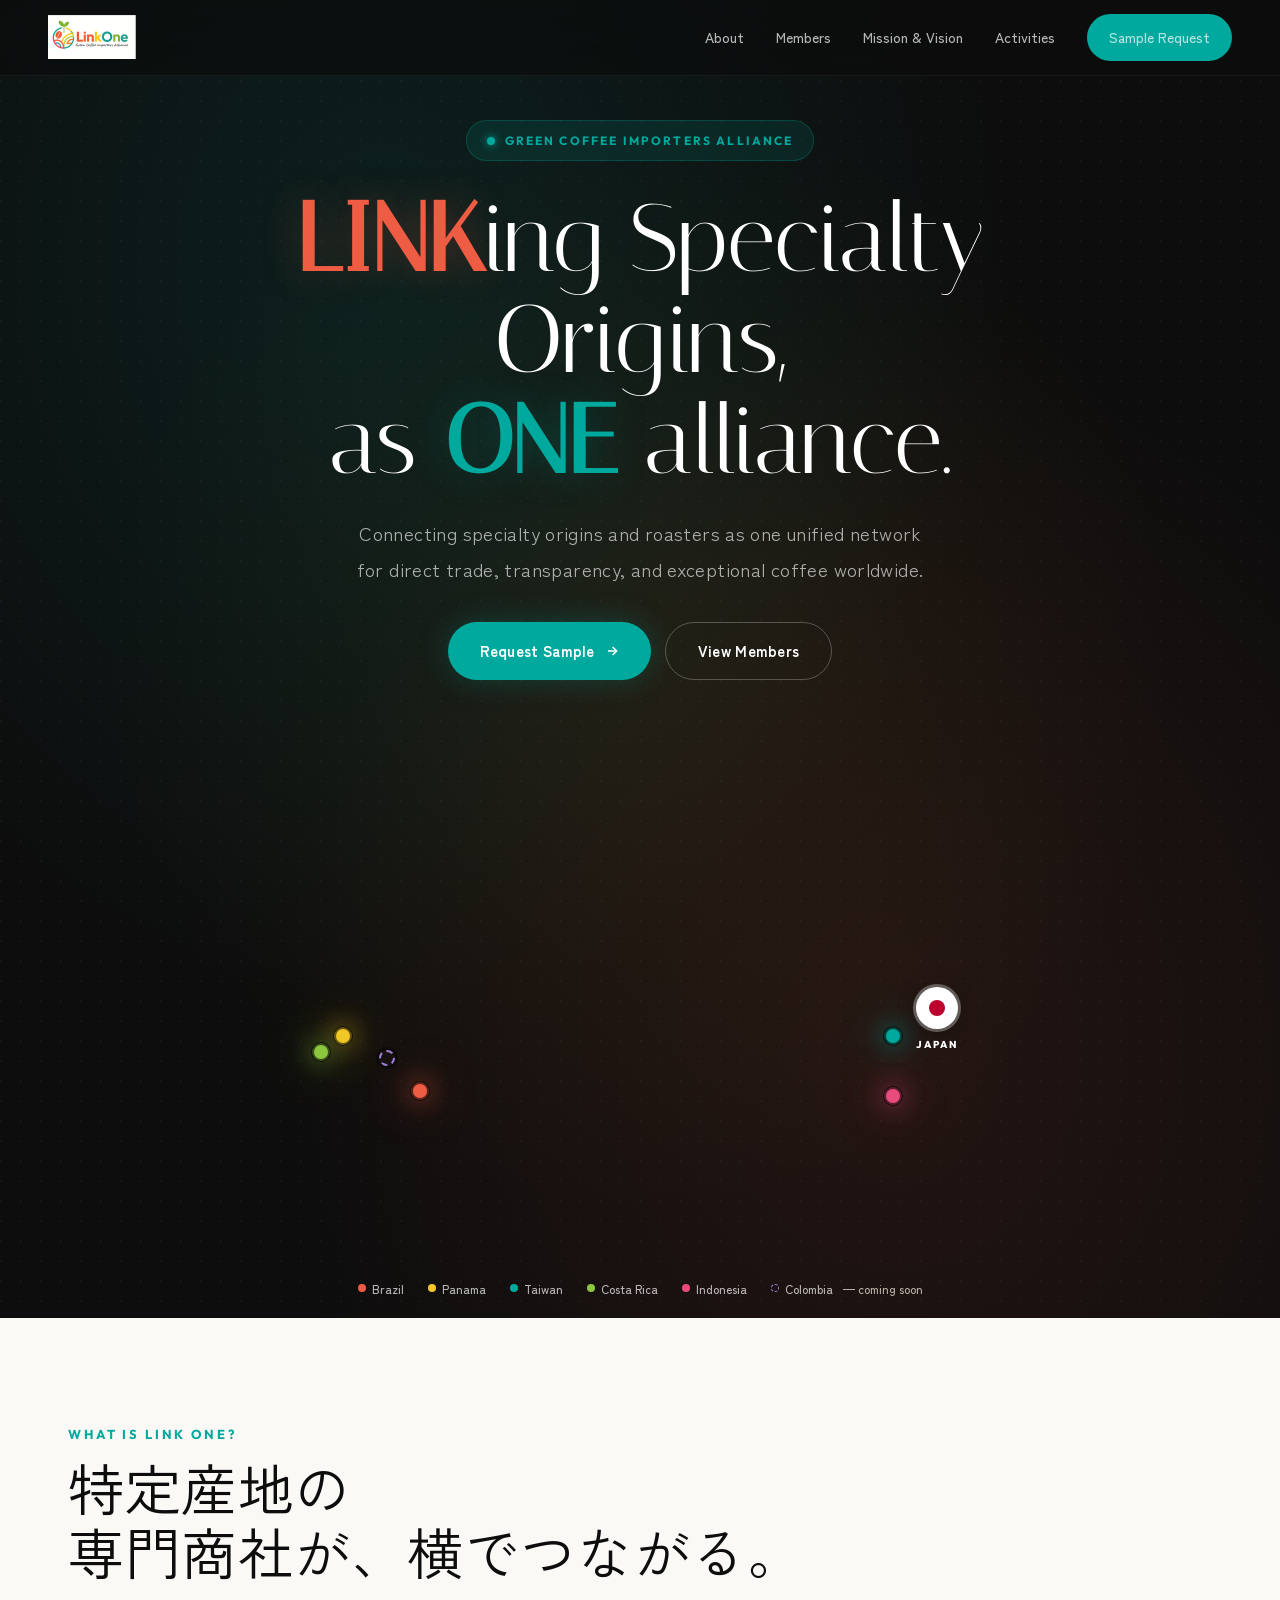
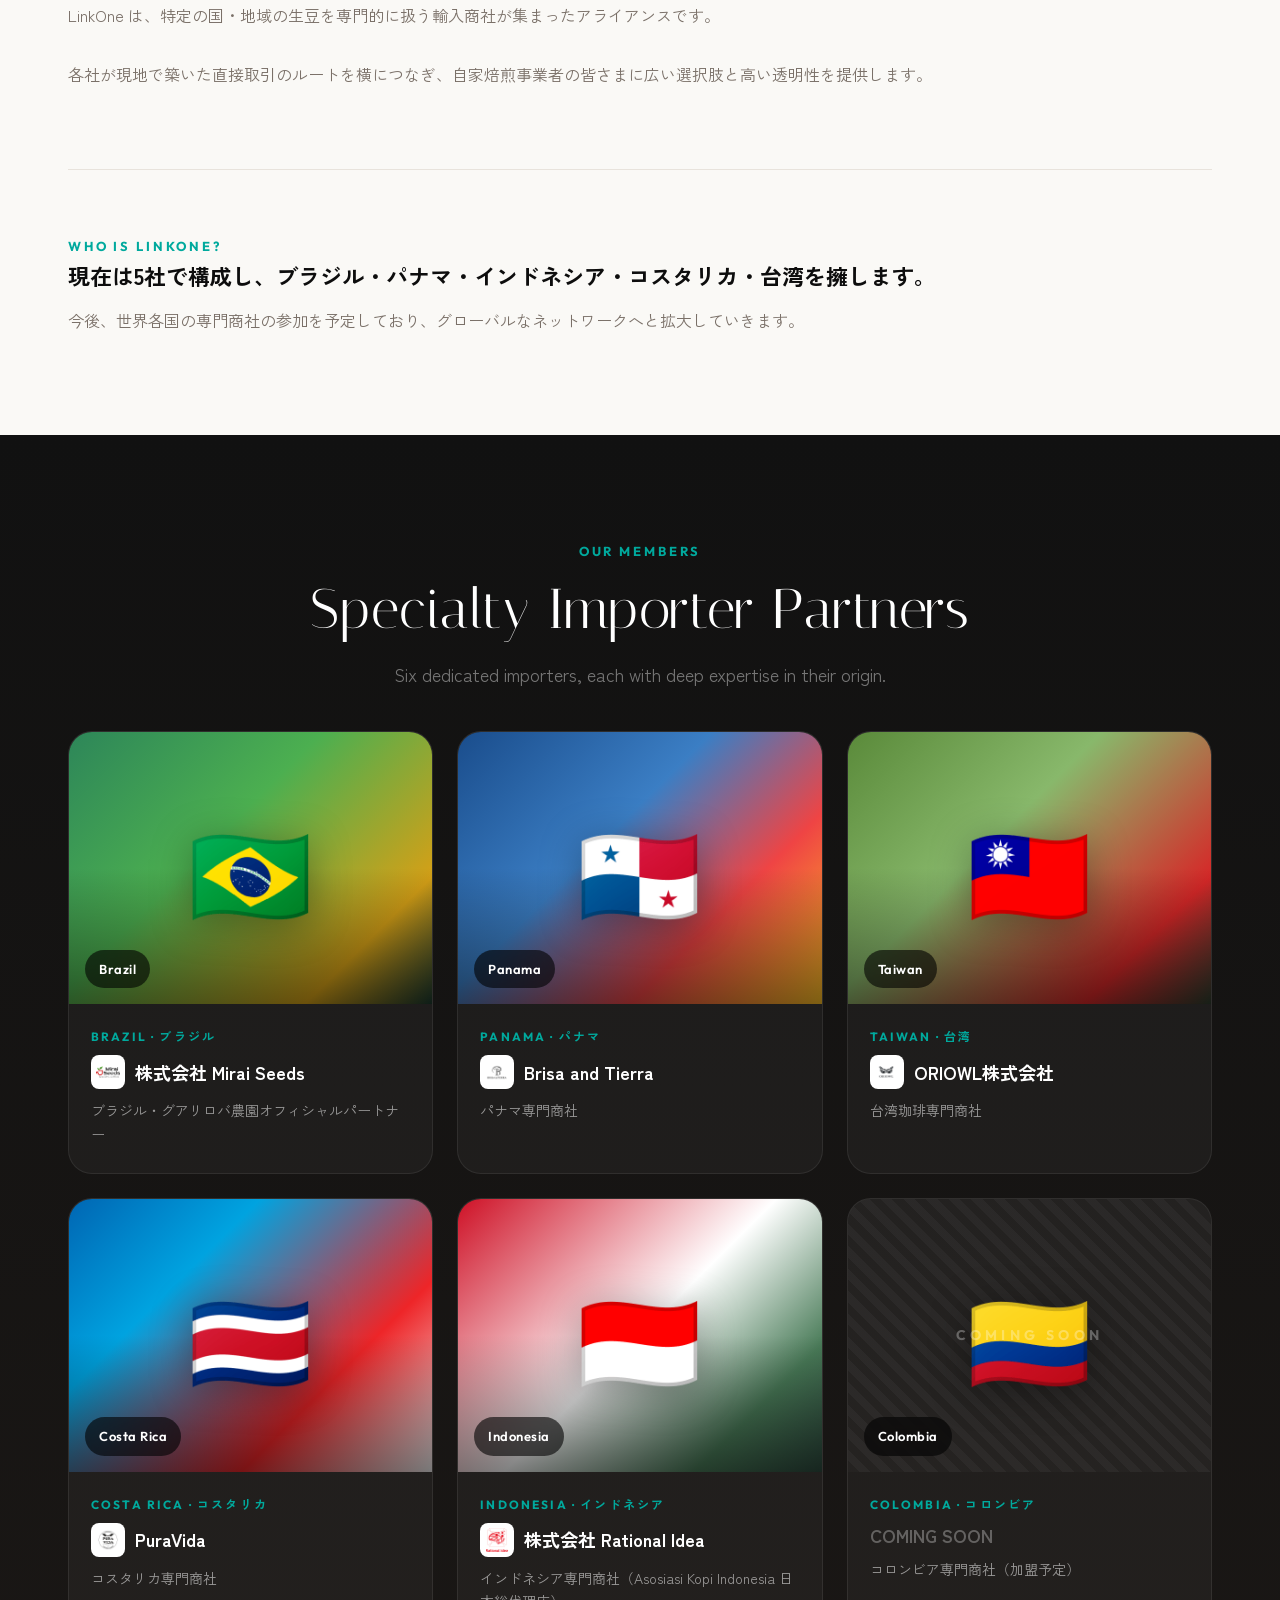
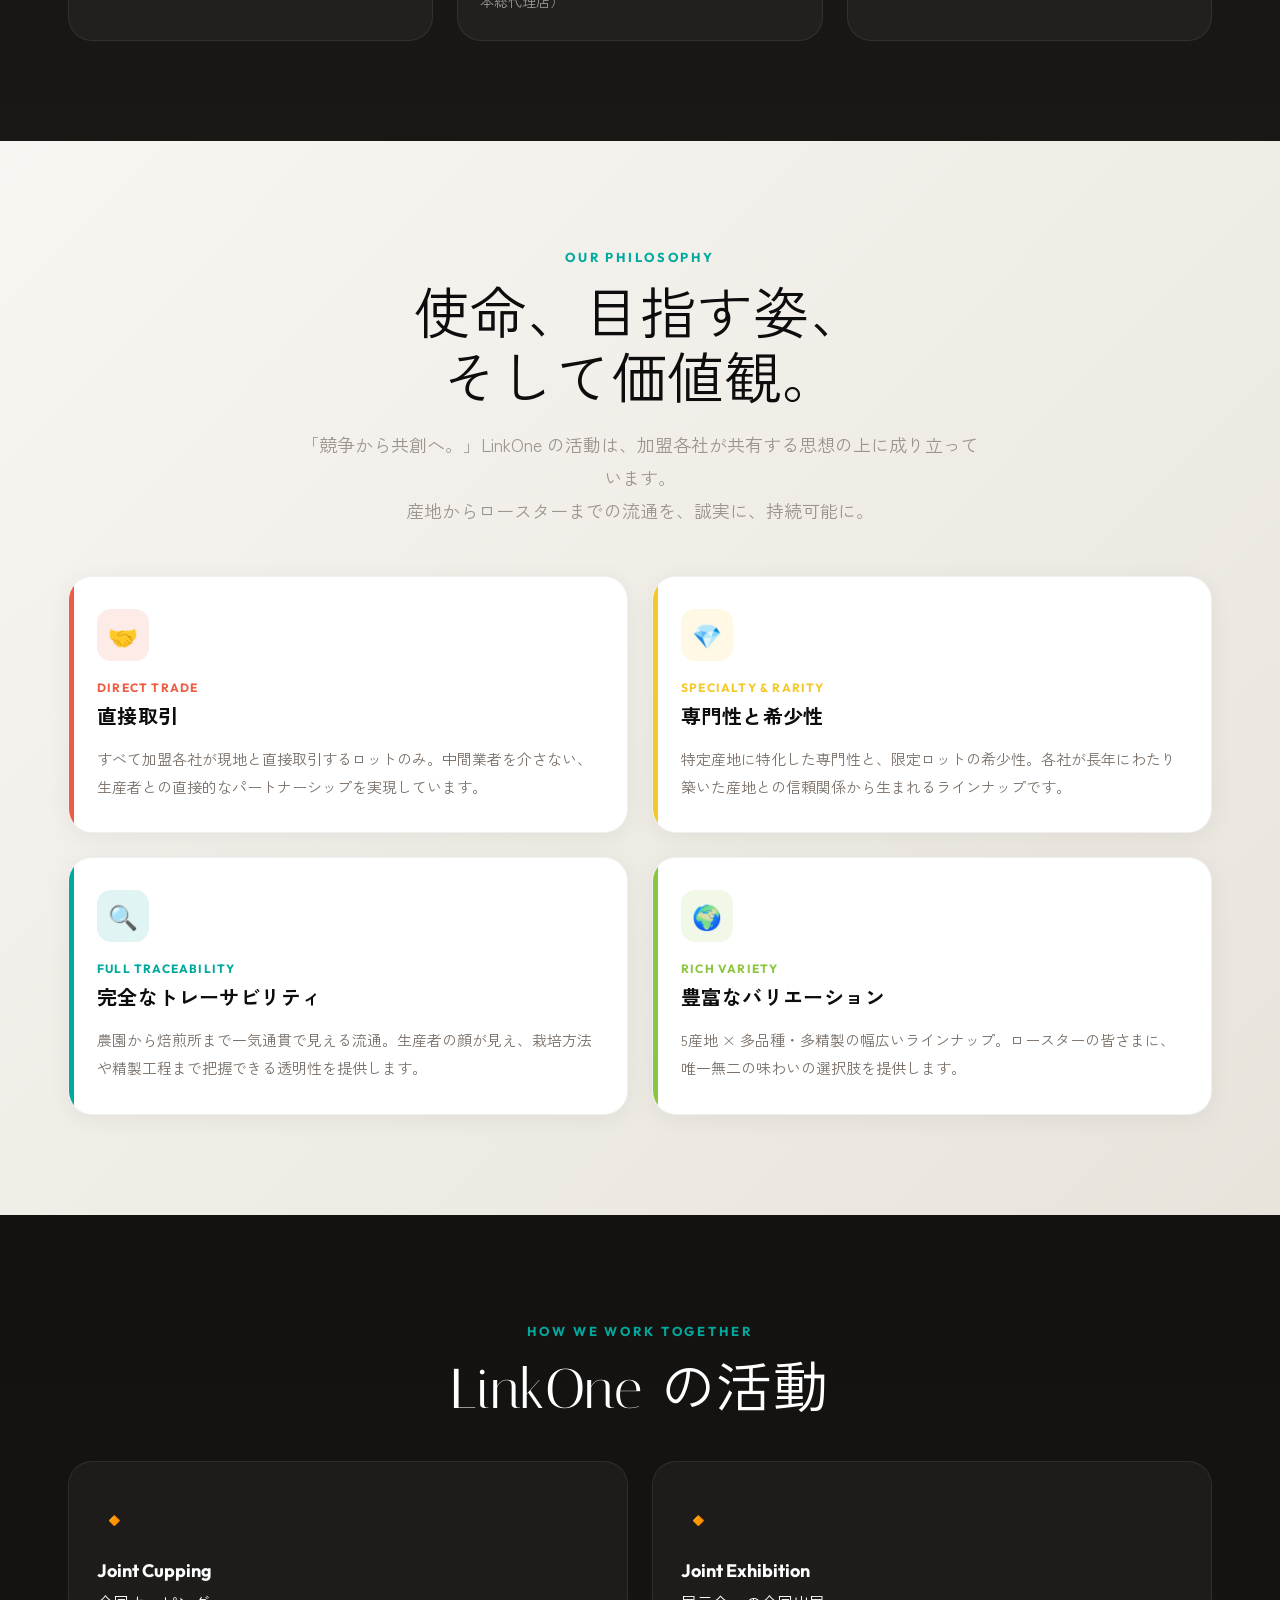
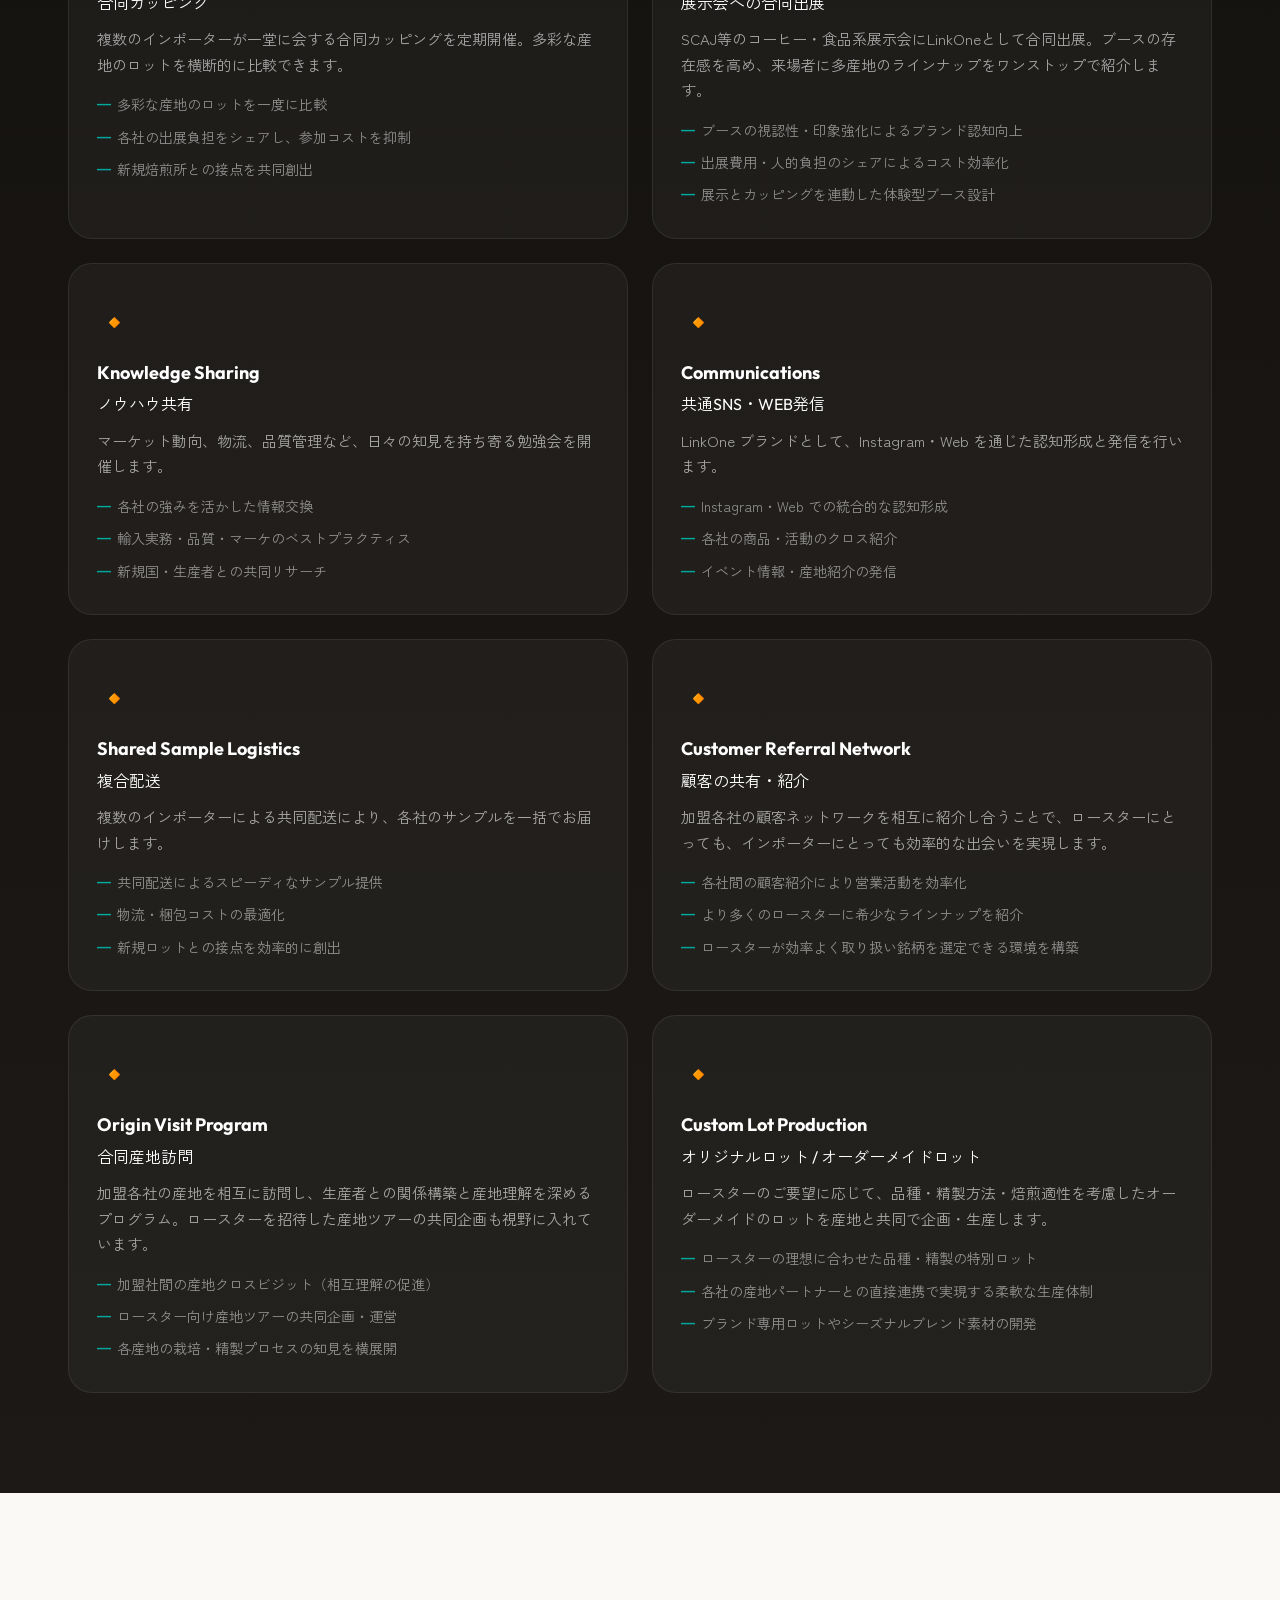
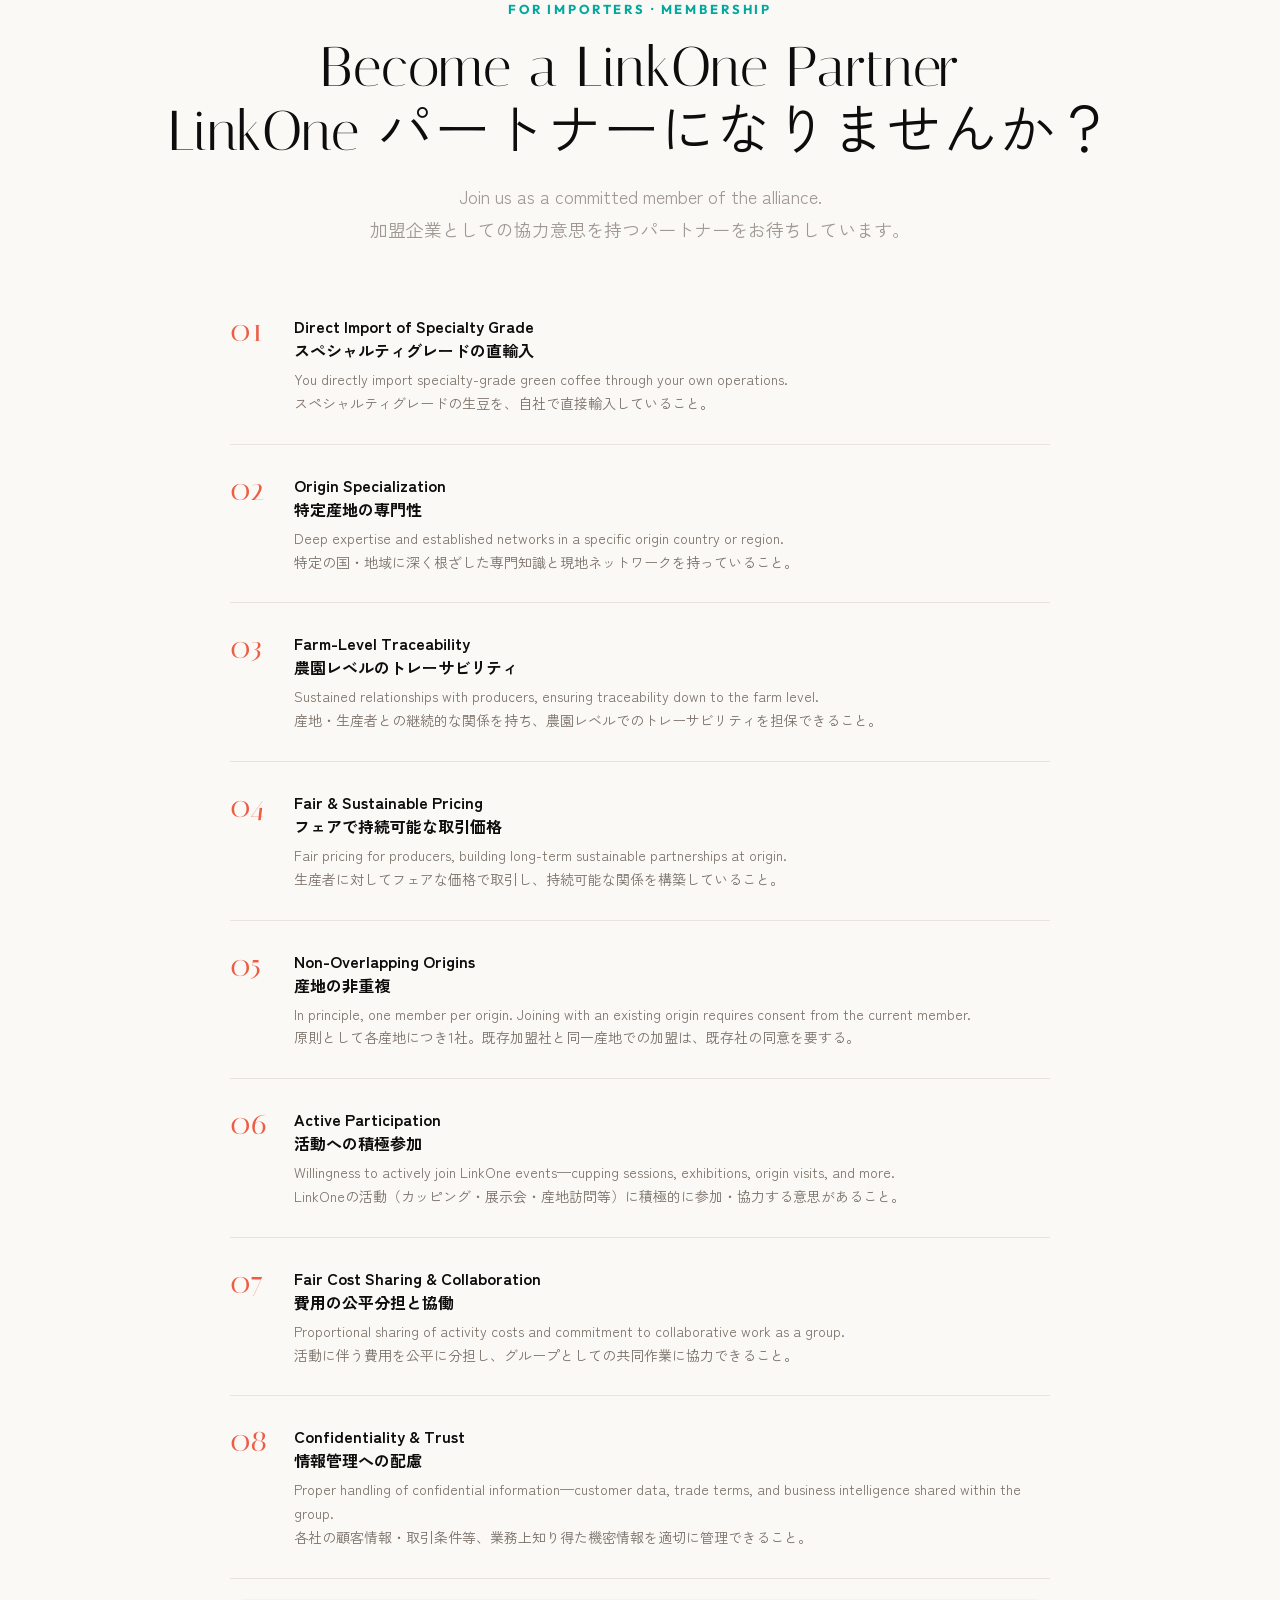
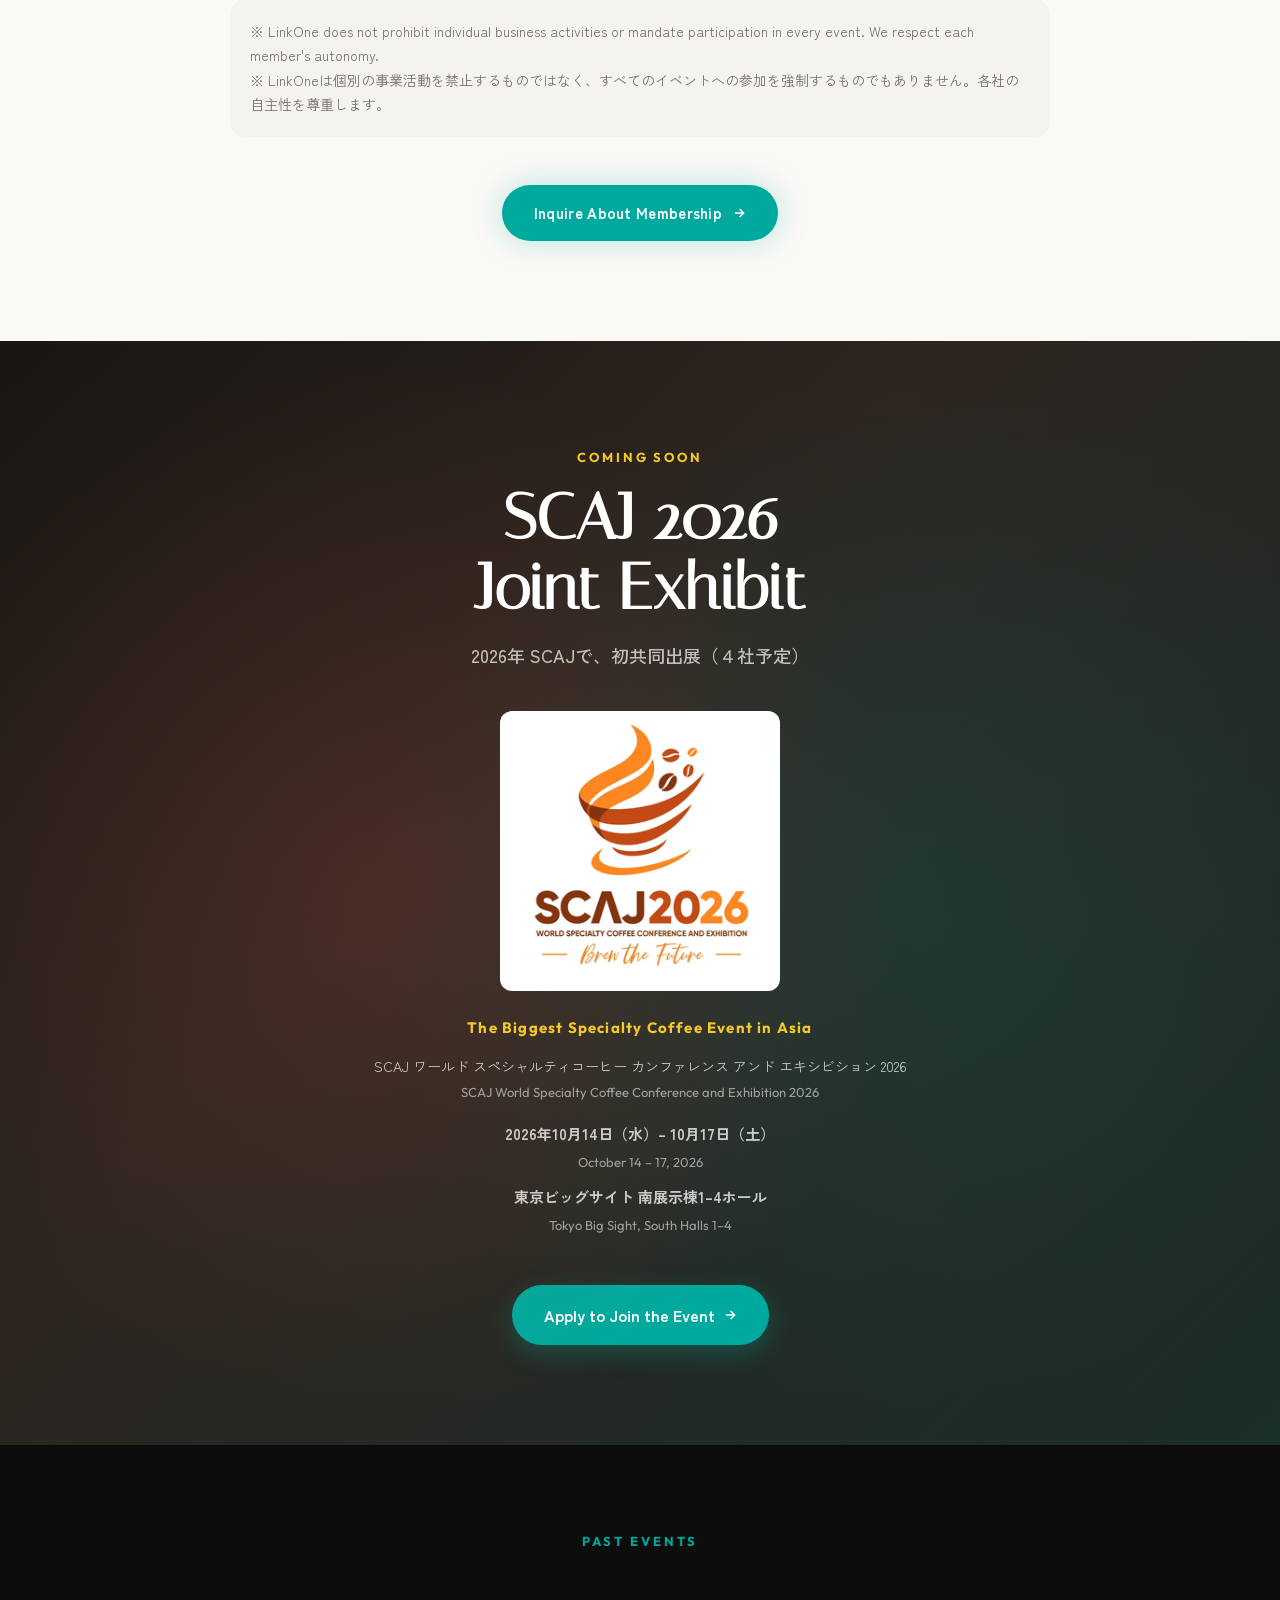
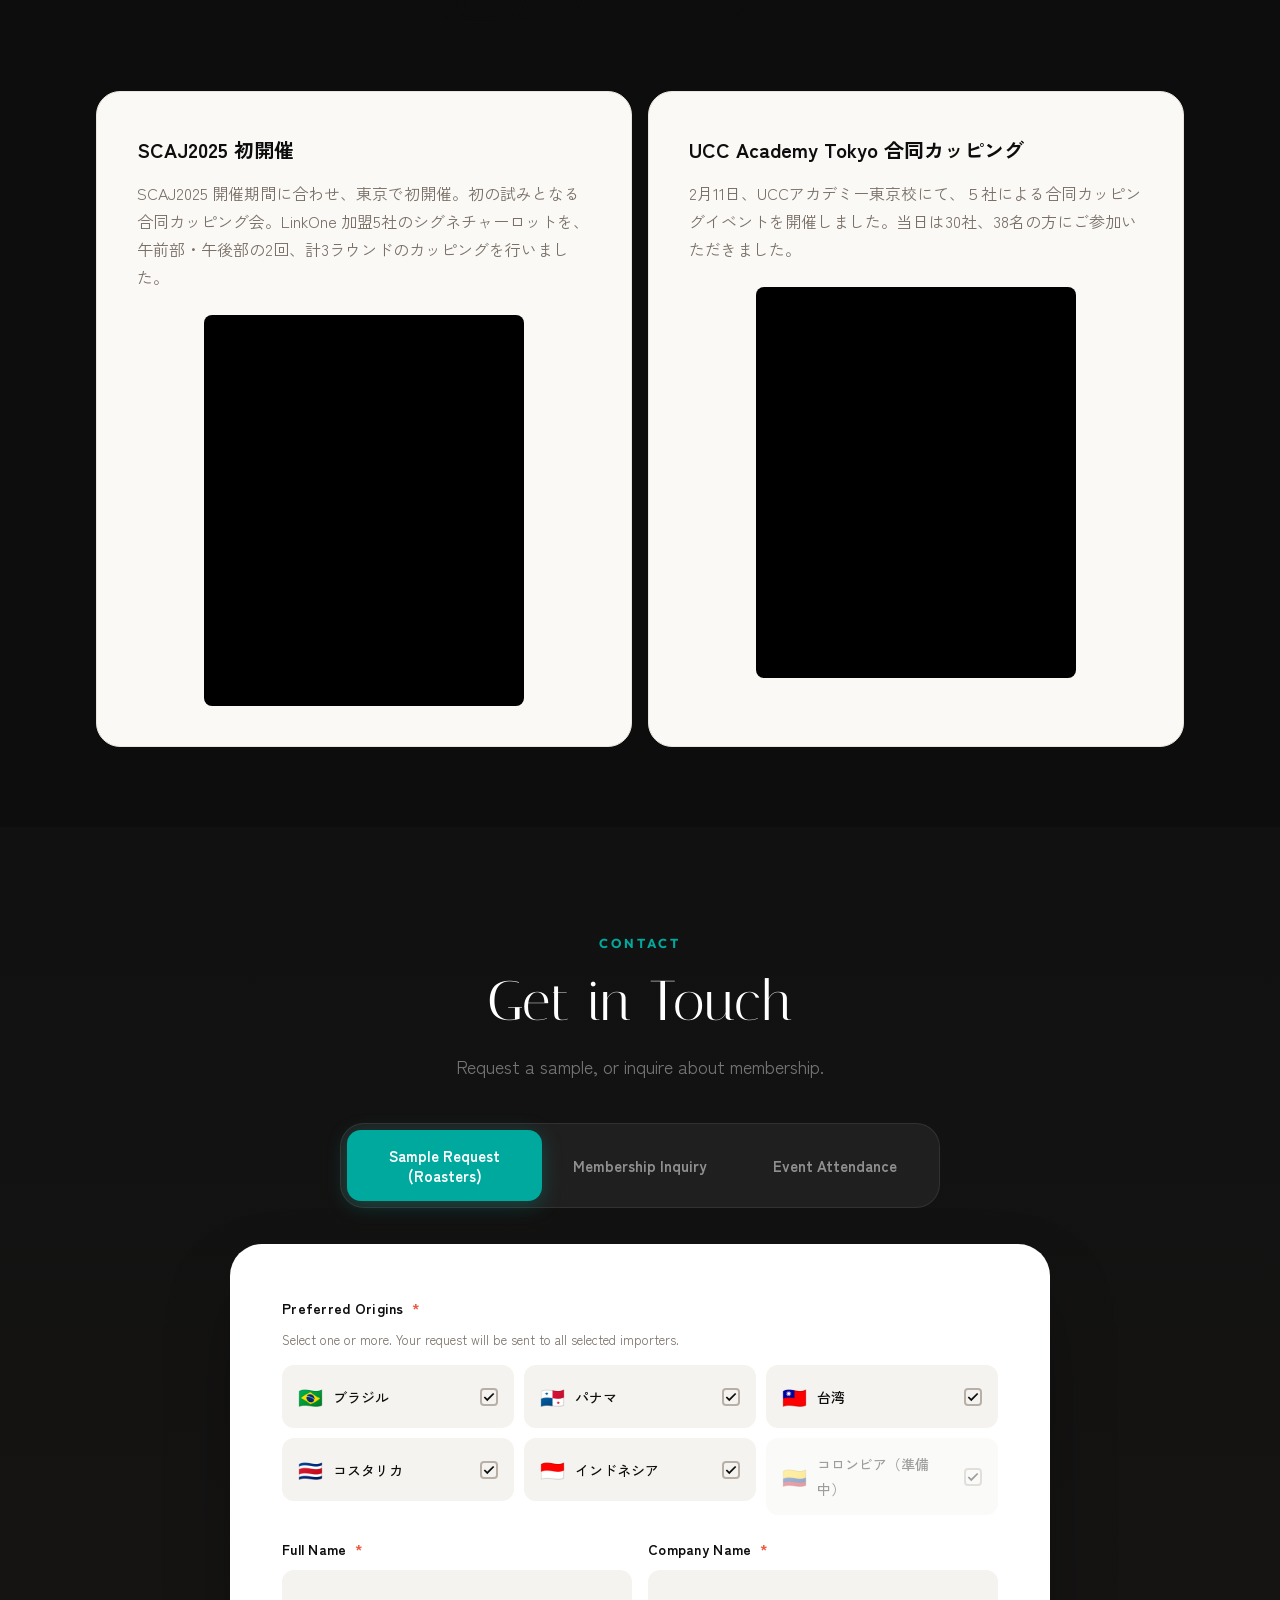
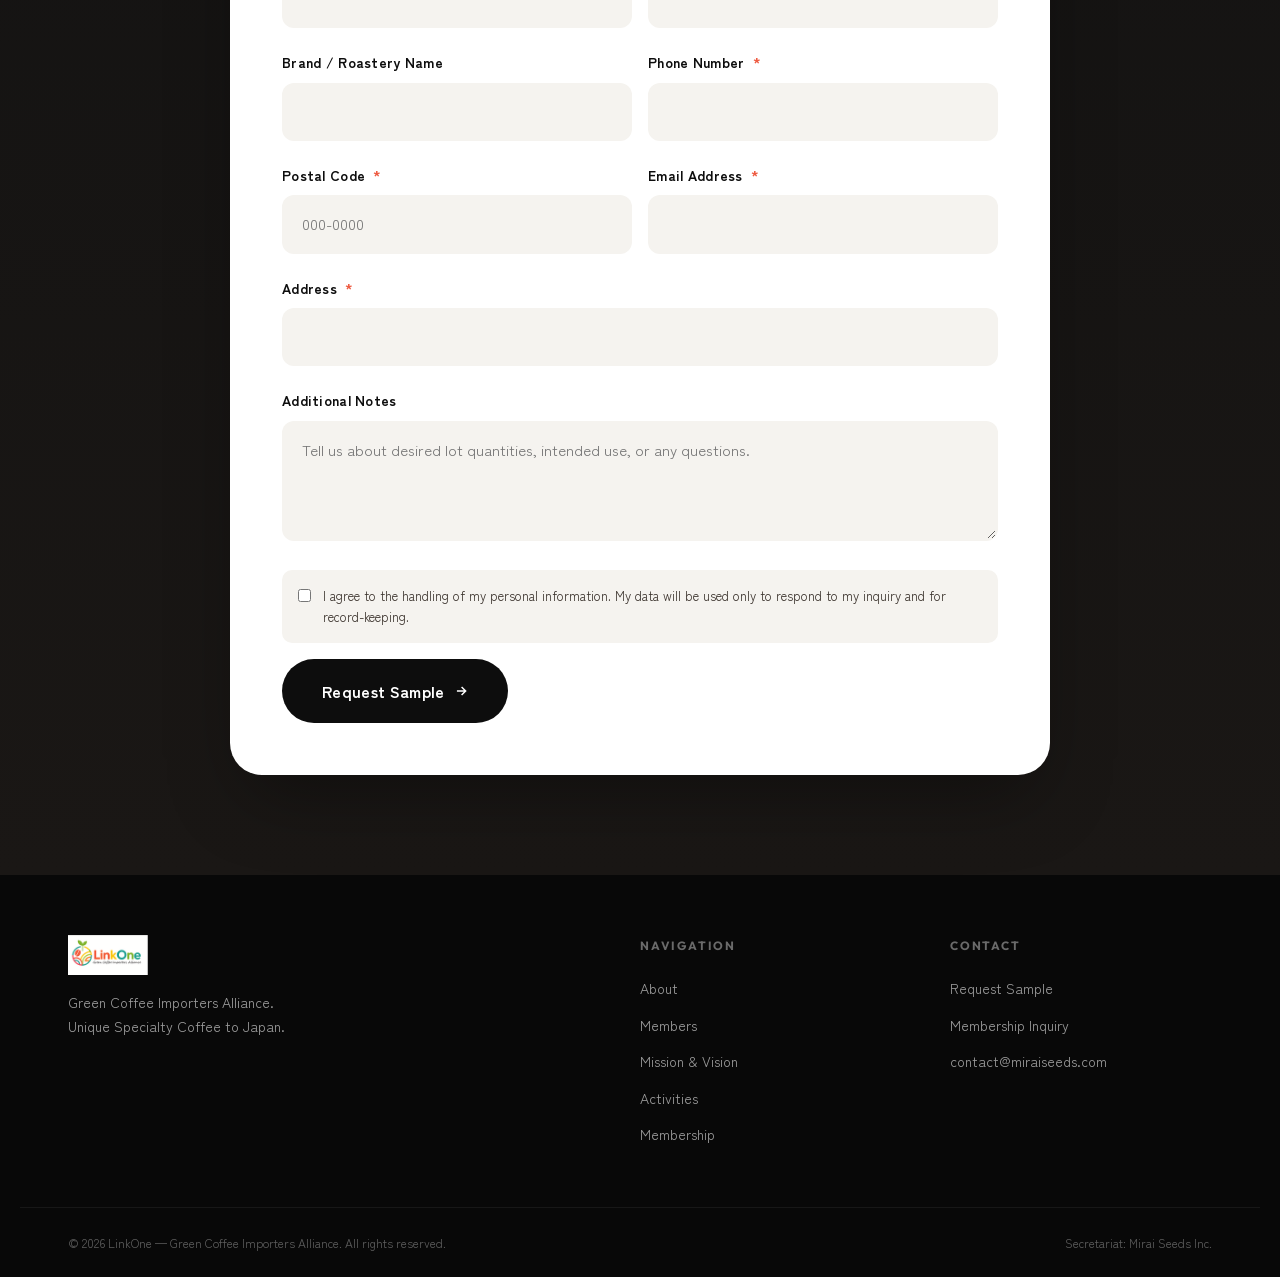
<file: brand/original.html>
<!DOCTYPE html>
<html lang="ja" class="no-js">
<head>
<script>document.documentElement.className = document.documentElement.className.replace('no-js', 'js');</script>
<meta charset="UTF-8" />
<meta name="viewport" content="width=device-width,initial-scale=1.0" />
<title>LinkOne — Green Coffee Importers Alliance</title>
<meta name="description" content="LinkOne — an alliance of specialty coffee importers. Direct trade, full traceability, unique sourcing from six origins." />

<!-- ============================================================
     FONTS
     ============================================================ -->
<link rel="preconnect" href="https://fonts.googleapis.com">
<link rel="preconnect" href="https://fonts.gstatic.com" crossorigin>
<link href="https://fonts.googleapis.com/css2?family=Outfit:wght@300;400;500;600;700;800&family=Zen+Kaku+Gothic+New:wght@300;400;500;700;900&family=Italiana&display=swap" rel="stylesheet">

<style>
/* ============================================================
   DESIGN TOKENS — BOLD EDITION
   ============================================================ */
:root{
  --brand-orange: #EE5C43;
  --brand-yellow: #F5C828;
  --brand-teal:   #00A99D;
  --brand-green:  #8CC63F;
  --brand-pink:   #E94B7B;

  --ink-900: #0d0d0d;
  --ink-800: #1a1613;
  --ink-700: #3a322c;
  --ink-500: #7a7068;
  --ink-300: #b8b0a6;
  --ink-100: #e8e3dc;
  --ink-50:  #f5f3ef;
  --paper:   #faf9f6;
  --white:   #ffffff;

  --maxw: 1240px;
  --gutter: clamp(20px, 5vw, 48px);
  --r-sm: 10px;
  --r-md: 16px;
  --r-lg: 24px;
  --r-xl: 32px;
  --section-py: clamp(64px, 10vw, 100px);

  --f-display: "Italiana", "Outfit", "Zen Kaku Gothic New", serif;
  --f-sans: "Outfit", "Zen Kaku Gothic New", -apple-system, BlinkMacSystemFont, sans-serif;
  --f-jp: "Zen Kaku Gothic New", -apple-system, BlinkMacSystemFont, sans-serif;
  --ease: cubic-bezier(.2,.7,.2,1);
}

/* RESET */
*,*::before,*::after{box-sizing:border-box;margin:0;padding:0}
html{-webkit-text-size-adjust:100%;scroll-behavior:smooth}
body{
  font-family:var(--f-jp);font-weight:400;color:var(--ink-900);
  background:var(--ink-900);line-height:1.75;font-size:16px;
  -webkit-font-smoothing:antialiased;text-rendering:optimizeLegibility;overflow-x:hidden;
}
img,svg{display:block;max-width:100%;height:auto}
a{color:inherit;text-decoration:none}
button{font:inherit;cursor:pointer;border:none;background:none;color:inherit}
input,textarea,select{font:inherit;color:inherit}

/* UTILITIES */
.wrap{max-width:var(--maxw);margin:0 auto;padding:0 var(--gutter)}
.eyebrow{
  font-family:var(--f-sans);font-size:13px;letter-spacing:.22em;
  text-transform:uppercase;font-weight:700;color:var(--brand-teal);display:inline-block;
}
.section-head{margin-bottom:40px}
.section-head.center{text-align:center}
.section-head.center .section-lead{margin-left:auto;margin-right:auto}
.section-title{
  font-family:var(--f-display);font-size:clamp(32px,6vw,56px);
  font-weight:400;letter-spacing:.01em;line-height:1.15;margin-top:14px;
}
.section-title.jp{font-family:var(--f-jp);font-weight:700;letter-spacing:.02em}
.section-lead{
  font-size:clamp(15px,2.2vw,18px);margin-top:16px;
  max-width:680px;line-height:1.85;opacity:.7;
}

/* REVEAL ANIMATION */
html.js .reveal{opacity:0;transform:translateY(32px);transition:opacity .7s var(--ease), transform .7s var(--ease)}
html.js .reveal.in{opacity:1;transform:none}

/* ============================================================
   HEADER — glass on dark
   ============================================================ */
.site-header{
  position:fixed;inset:0 0 auto 0;z-index:100;
  padding:14px var(--gutter);display:flex;align-items:center;justify-content:space-between;
  background:rgba(13,13,13,0.75);
  backdrop-filter:blur(20px) saturate(160%);
  -webkit-backdrop-filter:blur(20px) saturate(160%);
  border-bottom:1px solid rgba(255,255,255,0.06);
  transition:background .3s var(--ease);
}
.logo{display:flex;align-items:center;gap:10px;font-weight:700;font-size:18px}
.logo-mark{width:36px;height:36px;display:flex;align-items:center;justify-content:center}
.logo-mark svg{width:100%;height:100%}
.logo-text{
  font-family:var(--f-sans);font-weight:700;font-size:19px;letter-spacing:-.01em;
  background:linear-gradient(95deg,var(--brand-orange),var(--brand-yellow) 45%,var(--brand-teal) 80%);
  -webkit-background-clip:text;background-clip:text;color:transparent;
}
.nav{display:flex;gap:32px;align-items:center}
.nav a{font-size:14px;font-weight:500;color:rgba(255,255,255,.7);transition:color .2s}
.nav a:hover{color:var(--brand-teal)}
.nav-cta{
  background:var(--brand-teal);color:white;padding:11px 22px;border-radius:999px;
  font-size:14px;font-weight:600;transition:transform .2s var(--ease),background .2s;
}
.nav-cta:hover{background:var(--brand-orange);transform:translateY(-1px);color:#fff}
@media(max-width:820px){
  .nav{display:none;position:fixed;inset:70px 0 0 0;background:rgba(13,13,13,.95);
    flex-direction:column;padding:40px;gap:24px;z-index:99}
  .nav a{font-size:18px;color:rgba(255,255,255,.8)}
  .nav-cta{display:inline-block;text-align:center;width:100%}
}
.mobile-menu-btn{display:none;width:40px;height:40px;align-items:center;justify-content:center;border-radius:8px;color:white}
@media(max-width:820px){.mobile-menu-btn{display:flex}}

/* ============================================================
   HERO — DARK & BOLD
   ============================================================ */
.hero{
  position:relative;padding:120px var(--gutter) 40px;
  min-height:100vh;min-height:100dvh;
  display:flex;flex-direction:column;justify-content:center;overflow:hidden;
  background:
    radial-gradient(ellipse at 30% 20%, rgba(0,169,157,.12), transparent 50%),
    radial-gradient(ellipse at 70% 80%, rgba(238,92,67,.1), transparent 50%),
    radial-gradient(ellipse at 50% 50%, rgba(245,200,40,.06), transparent 60%),
    #0d0d0d;
  color:white;
}
.hero-grain{
  position:absolute;inset:0;
  background-image:radial-gradient(circle at 1px 1px,rgba(255,255,255,.03) 1px,transparent 0);
  background-size:20px 20px;pointer-events:none;
}
.hero-content{position:relative;z-index:2;max-width:800px;margin:0 auto;text-align:center}
.hero-eyebrow{
  display:inline-flex;align-items:center;gap:10px;
  padding:9px 20px;background:rgba(0,169,157,.12);
  border:1px solid rgba(0,169,157,.25);border-radius:999px;
  font-family:var(--f-sans);font-size:12px;font-weight:700;
  letter-spacing:.18em;text-transform:uppercase;color:var(--brand-teal);
}
.hero-eyebrow::before{
  content:"";width:8px;height:8px;border-radius:50%;background:var(--brand-teal);
  animation:pulse-dot 4s ease-in-out infinite;
  box-shadow:0 0 8px var(--brand-teal);
}
@keyframes pulse-dot{0%,100%{opacity:1;transform:scale(1)}50%{opacity:.3;transform:scale(1.6)}}
.hero-title{
  font-family:var(--f-display);font-size:clamp(46px,9.5vw,96px);
  font-weight:400;line-height:1.05;margin-top:28px;letter-spacing:-.01em;
  color:white;
}
.hero-title .accent{
  font-style:italic;
  background:linear-gradient(95deg,var(--brand-orange),var(--brand-yellow) 50%,var(--brand-teal));
  -webkit-background-clip:text;background-clip:text;color:transparent;
}
.hero-title .link-accent{
  color:var(--brand-orange);font-weight:700;
  text-shadow:0 0 40px rgba(238,92,67,.3);
}
.hero-title .one-accent{
  color:var(--brand-teal);font-weight:700;
  text-shadow:0 0 40px rgba(0,169,157,.3);
}
.hero-sub{
  font-family:var(--f-jp);font-size:clamp(15px,2.6vw,19px);
  color:rgba(255,255,255,.65);margin-top:24px;font-weight:400;line-height:1.85;letter-spacing:.02em;
}
.hero-actions{display:flex;gap:14px;justify-content:center;flex-wrap:wrap;margin-top:36px}
.btn{
  display:inline-flex;align-items:center;gap:10px;
  padding:15px 32px;border-radius:999px;font-size:15px;font-weight:600;
  letter-spacing:.02em;transition:all .25s var(--ease);
}
.btn svg{width:14px;height:14px;flex-shrink:0}
.btn-primary{background:var(--brand-teal);color:white;box-shadow:0 0 30px rgba(0,169,157,.25)}
.btn-primary:hover{background:var(--brand-orange);transform:translateY(-2px);box-shadow:0 12px 36px -12px rgba(238,92,67,.4)}
.btn-ghost{background:transparent;color:white;border:1.5px solid rgba(255,255,255,.25)}
.btn-ghost:hover{background:rgba(255,255,255,.08);border-color:rgba(255,255,255,.4)}

/* ============================================================
   WORLD MAP — on dark background
   ============================================================ */
.world-map-wrap{
  position:relative;width:100%;max-width:1100px;margin:48px auto 0;
  aspect-ratio:2/1;
}
.world-map-bg{
  position:absolute;inset:0;
  background:url("https://link-one.co.jp/wp-content/uploads/2026/05/WORLD_MAP-scaled.png") center/contain no-repeat;
  opacity:.45;filter:saturate(.4) brightness(.8);
}
.origin-dot-wrap{position:absolute;width:0;height:0;pointer-events:none}
.origin-dot{position:absolute;left:50%;top:50%;transform:translate(-50%,-50%);pointer-events:auto;cursor:pointer}
.dot-pulse{
  position:absolute;left:50%;top:50%;width:18px;height:18px;border-radius:50%;
  transform:translate(-50%,-50%);background:currentColor;
  animation:dotPulse 3.6s ease-out infinite;pointer-events:none;
}
.dot-core{
  position:absolute;left:50%;top:50%;width:14px;height:14px;border-radius:50%;
  transform:translate(-50%,-50%);background:currentColor;
  box-shadow:0 0 0 3px rgba(0,0,0,.6),0 0 24px currentColor,0 0 48px currentColor;
}
.dot-core.tbd{background:transparent;border:2px dashed currentColor;box-shadow:0 0 0 3px rgba(0,0,0,.4);width:16px;height:16px}
@keyframes dotPulse{0%{width:18px;height:18px;opacity:.8}100%{width:72px;height:72px;opacity:0}}
.dot-label{
  position:absolute;left:50%;top:100%;transform:translate(-50%,8px);
  font-family:var(--f-sans);font-size:10px;font-weight:700;letter-spacing:.15em;
  color:rgba(255,255,255,.8);white-space:nowrap;opacity:0;transition:opacity .25s;
  pointer-events:none;background:rgba(0,0,0,.6);padding:3px 8px;border-radius:4px;
}
.origin-dot-wrap:hover .dot-label{opacity:1}
.flow-path{
  fill:none;stroke-linecap:round;
  stroke-dasharray:120;
  stroke-dashoffset:120;
  opacity:0;
  animation:throwPath 5s ease-in-out infinite;
}
@keyframes throwPath{
  0%   {stroke-dashoffset:120; opacity:0}
  8%   {opacity:.8}
  50%  {stroke-dashoffset:0; opacity:.7}
  70%  {stroke-dashoffset:0; opacity:.3}
  85%  {opacity:0}
  100% {stroke-dashoffset:0; opacity:0}
}

.japan-marker{position:absolute;width:0;height:0;pointer-events:none}
.japan-flag{
  position:absolute;left:50%;top:50%;width:42px;height:42px;border-radius:50%;
  transform:translate(-50%,-50%);background:white;
  box-shadow:0 0 0 3px rgba(255,255,255,.3),0 4px 20px rgba(0,0,0,.3);
  display:flex;align-items:center;justify-content:center;
}
.japan-flag::after{content:"";width:16px;height:16px;border-radius:50%;background:#bc002d}
.japan-label{
  position:absolute;left:50%;transform:translateX(-50%);top:calc(50% + 28px);
  font-family:var(--f-sans);font-size:10px;font-weight:800;letter-spacing:.2em;
  color:white;white-space:nowrap;
}

/* Map legend */
.map-legend{
  display:flex;flex-wrap:wrap;gap:16px 24px;justify-content:center;
  margin-bottom:16px;position:relative;z-index:2;
}
.legend-item{display:flex;align-items:center;gap:6px;font-size:12px;font-weight:500;color:rgba(255,255,255,.7)}
.legend-dot{width:8px;height:8px;border-radius:50%;flex-shrink:0}

/* Origin info panel */
.origin-info-panel{
  position:absolute;right:0;top:0;bottom:0;width:280px;
  background:rgba(13,13,13,.92);backdrop-filter:blur(20px);
  -webkit-backdrop-filter:blur(20px);
  border-left:1px solid rgba(255,255,255,.1);
  padding:24px 20px;color:white;z-index:20;
  animation:slideIn .3s ease-out;
  overflow-y:auto;
}
@keyframes slideIn{from{transform:translateX(100%);opacity:0}to{transform:none;opacity:1}}
.info-close{
  position:absolute;top:12px;right:12px;width:28px;height:28px;
  border-radius:50%;background:rgba(255,255,255,.1);
  color:white;font-size:14px;display:flex;align-items:center;justify-content:center;
  cursor:pointer;border:none;transition:background .2s;
}
.info-close:hover{background:rgba(255,255,255,.2)}
.info-flag{font-size:40px;margin-bottom:12px}
.info-country{font-family:var(--f-sans);font-size:20px;font-weight:700;margin-bottom:4px}
.info-importer{font-size:13px;color:rgba(255,255,255,.5);margin-bottom:20px}
.info-row{
  padding:12px 0;border-top:1px solid rgba(255,255,255,.08);
}
.info-label{font-family:var(--f-sans);font-size:10px;font-weight:700;letter-spacing:.15em;text-transform:uppercase;color:rgba(255,255,255,.4);margin-bottom:4px}
.info-value{font-size:14px;color:rgba(255,255,255,.85);line-height:1.5}
@media(max-width:820px){
  .origin-info-panel{width:100%;top:auto;bottom:0;left:0;right:0;max-height:60%;border-left:none;border-top:1px solid rgba(255,255,255,.1);border-radius:16px 16px 0 0}
  @keyframes slideIn{from{transform:translateY(100%);opacity:0}to{transform:none;opacity:1}}
}

/* ============================================================
   ABOUT — light section
   ============================================================ */
.about{padding:var(--section-py) 0;background:var(--paper);color:var(--ink-900)}
.about-section .eyebrow{color:var(--brand-teal)}
.about-section .section-title{color:var(--ink-900)}
.about-section .section-lead{color:var(--ink-500)}
.about-section h3.headline{
  font-family:var(--f-jp);font-size:clamp(18px,3vw,22px);font-weight:700;
  line-height:1.6;color:var(--ink-900);
}
.about-content p{font-size:16px;color:var(--ink-500);line-height:1.85;margin-top:12px}

/* ============================================================
   MEMBERS — dark section
   ============================================================ */
.members{
  padding:var(--section-py) 0;
  background:linear-gradient(180deg,#111 0%,#1a1715 100%);
  color:white;
}
.members .section-title{color:white}
.members .section-lead{color:rgba(255,255,255,.6)}
.members-grid{display:grid;grid-template-columns:repeat(3,1fr);gap:24px}
@media(max-width:980px){.members-grid{grid-template-columns:repeat(2,1fr)}}
@media(max-width:560px){.members-grid{grid-template-columns:1fr}}

.member-card{
  position:relative;background:rgba(255,255,255,.04);border-radius:var(--r-lg);
  overflow:hidden;transition:transform .35s var(--ease),box-shadow .35s var(--ease);
  border:1px solid rgba(255,255,255,.08);
}
.member-card:hover{transform:translateY(-8px);box-shadow:0 28px 56px -20px rgba(0,0,0,.4);border-color:rgba(255,255,255,.15)}
.member-image{aspect-ratio:4/3;position:relative;overflow:hidden}
.member-image::after{content:"";position:absolute;inset:0;background:linear-gradient(180deg,transparent 50%,rgba(0,0,0,.5))}
.bg-brazil{background:linear-gradient(135deg,#2d8659 0%,#4caf50 40%,#d4a017 80%,#1b3a2f 100%)}
.bg-panama{background:linear-gradient(135deg,#1a4d8c 0%,#3b7ec4 40%,#ef4444 70%,#fbbf24 100%)}
.bg-taiwan{background:linear-gradient(135deg,#5a8a3a 0%,#88b86b 40%,#d62828 80%,#2d3e2e 100%)}
.bg-costarica{background:linear-gradient(135deg,#0066b3 0%,#00a3e0 30%,#ee2528 70%,#f1f1f1 100%)}
.bg-indonesia{background:linear-gradient(135deg,#ce1126 0%,#ffffff 50%,#4a7c59 80%,#2d4a3e 100%)}
.bg-colombia{background:linear-gradient(135deg,#fcd116 0%,#003893 50%,#ce1126 80%,#2d2d2d 100%)}
.member-image-tag{
  position:absolute;inset:auto auto 16px 16px;z-index:2;
  display:flex;align-items:center;gap:10px;
  background:rgba(0,0,0,.6);backdrop-filter:blur(10px);
  padding:8px 14px;border-radius:999px;font-family:var(--f-sans);
  font-size:13px;font-weight:600;letter-spacing:.04em;color:white;
}
.member-image-tag .flag{font-size:18px;line-height:1}
.member-flag-big{
  position:absolute;top:50%;left:50%;transform:translate(-50%,-50%);
  font-size:100px;z-index:1;line-height:1;
  filter:drop-shadow(0 6px 20px rgba(0,0,0,.35));
  animation:flagWave 4s ease-in-out infinite;
  transform-origin:30% 50%;
}
@keyframes flagWave{
  0%{transform:translate(-50%,-50%) rotate(0deg) scaleX(1)}
  15%{transform:translate(-50%,-50%) rotate(2deg) scaleX(1.03)}
  30%{transform:translate(-50%,-50%) rotate(-1.5deg) scaleX(.97)}
  50%{transform:translate(-50%,-50%) rotate(1deg) scaleX(1.02) skewX(-1deg)}
  70%{transform:translate(-50%,-50%) rotate(-1deg) scaleX(.98) skewX(.5deg)}
  85%{transform:translate(-50%,-50%) rotate(1.5deg) scaleX(1.01)}
  100%{transform:translate(-50%,-50%) rotate(0deg) scaleX(1)}
}
.member-logo-sm{
  width:34px;height:34px;object-fit:contain;border-radius:8px;
  background:white;padding:4px;border:1px solid rgba(255,255,255,.15);flex-shrink:0;
}
.member-company-row{display:flex;align-items:center;gap:10px;margin-top:8px}
.member-company-row a:hover .member-company{color:var(--brand-teal);transition:color .2s}
.member-company-row a:hover .member-logo-sm{border-color:var(--brand-teal);transition:border-color .2s}
.member-body{padding:22px 22px 26px}
.member-country{
  font-family:var(--f-sans);font-size:12px;font-weight:700;
  letter-spacing:.18em;text-transform:uppercase;color:var(--brand-teal);
}
.member-company{font-family:var(--f-jp);font-weight:700;font-size:18px;margin-top:0;color:white;line-height:1.4}
.member-desc{font-size:14px;color:rgba(255,255,255,.55);margin-top:10px;line-height:1.7}
.member-card.tbd .member-image{
  background:repeating-linear-gradient(45deg,rgba(255,255,255,.02),rgba(255,255,255,.02) 8px,rgba(255,255,255,.05) 8px,rgba(255,255,255,.05) 16px);
}
.member-card.tbd .member-image::before{
  content:"COMING SOON";position:absolute;inset:0;display:flex;align-items:center;justify-content:center;
  font-family:var(--f-sans);font-size:14px;font-weight:700;letter-spacing:.3em;color:rgba(255,255,255,.3);z-index:2;
}
.member-card.tbd .member-image::after{display:none}
.member-card.tbd .member-company{color:rgba(255,255,255,.3)}

/* ============================================================
   MVV — gradient background
   ============================================================ */
.mvv{
  padding:var(--section-py) 0;
  background:linear-gradient(135deg,#f8f6f2 0%,#f0ede7 50%,#e8e4dc 100%);
  color:var(--ink-900);
}
.mvv .section-title{color:var(--ink-900)}
.mvv .section-lead{color:var(--ink-500)}

/* Philosophy cards */
.philosophy-grid{display:grid;grid-template-columns:repeat(2,1fr);gap:24px;margin-top:48px}
@media(max-width:720px){.philosophy-grid{grid-template-columns:1fr}}
.philosophy-card{
  background:white;border-radius:var(--r-lg);padding:32px 28px;
  position:relative;overflow:hidden;border:1px solid rgba(0,0,0,.06);
  transition:all .35s var(--ease);box-shadow:0 4px 24px rgba(0,0,0,.06);
}
.philosophy-card::before{
  content:"";position:absolute;top:0;left:0;width:5px;height:100%;
  background:var(--accent,var(--brand-teal));border-radius:4px 0 0 4px;
}
.philosophy-card:hover{transform:translateY(-6px);box-shadow:0 16px 48px rgba(0,0,0,.1);border-color:var(--accent,var(--ink-100))}
.philosophy-card .phi-icon{
  width:52px;height:52px;border-radius:14px;display:flex;align-items:center;justify-content:center;
  font-size:24px;background:color-mix(in srgb,var(--accent) 12%,white);margin-bottom:16px;
}
.philosophy-card .phi-title{font-family:var(--f-jp);font-weight:700;font-size:20px;color:var(--ink-900);letter-spacing:.02em}
.philosophy-card .phi-en{
  font-family:var(--f-sans);font-size:12px;font-weight:700;text-transform:uppercase;
  letter-spacing:.1em;color:var(--accent,var(--brand-teal));margin-top:4px;
}
.philosophy-card .phi-desc{font-size:15px;color:var(--ink-500);margin-top:12px;line-height:1.85}

/* ============================================================
   ACTIVITIES — dark section
   ============================================================ */
.activities{
  padding:var(--section-py) 0;
  background:linear-gradient(180deg,#141210 0%,#1c1916 100%);
  color:white;
}
.activities .section-title{color:white}
.activities .section-lead{color:rgba(255,255,255,.6)}
.activities-grid{display:grid;grid-template-columns:repeat(2,1fr);gap:24px}
@media(max-width:720px){.activities-grid{grid-template-columns:1fr}}
.activity{
  background:rgba(255,255,255,.04);border:1px solid rgba(255,255,255,.08);
  border-radius:var(--r-lg);padding:32px 28px;
  transition:all .35s var(--ease);
}
.activity:hover{background:rgba(255,255,255,.07);border-color:rgba(255,255,255,.15);transform:translateY(-4px)}
.activity h3{font-family:var(--f-sans);font-size:18px;font-weight:700;margin-bottom:8px;color:white}
.activity .summary{font-size:15px;color:rgba(255,255,255,.6);margin-bottom:16px;line-height:1.7}
.activity ul{list-style:none;padding:0;display:flex;flex-direction:column;gap:10px}
.activity li{
  font-size:14px;color:rgba(255,255,255,.5);line-height:1.6;
  padding-left:20px;position:relative;
}
.activity li::before{
  content:"—";position:absolute;left:0;color:var(--brand-teal);font-weight:700;
}
.activity-num{
  display:inline-flex;width:32px;height:32px;align-items:center;justify-content:center;
  border-radius:50%;background:var(--brand-teal);color:white;
  font-family:var(--f-sans);font-size:14px;font-weight:700;margin-bottom:16px;
}

/* ============================================================
   REQUIREMENTS — light
   ============================================================ */
.requirements{
  padding:var(--section-py) 0;
  background:var(--paper);color:var(--ink-900);
}
.requirements .section-title{color:var(--ink-900)}
.requirements .section-lead{color:var(--ink-500)}
.req-list{max-width:820px;margin:0 auto}
.req-item{
  display:flex;gap:20px;padding:28px 0;
  border-bottom:1px solid var(--ink-100);align-items:flex-start;
}
.req-num{
  font-family:var(--f-display);font-size:32px;color:var(--brand-orange);
  line-height:1;flex-shrink:0;width:44px;
}
.req-content h4{font-family:var(--f-jp);font-size:16px;font-weight:700;line-height:1.5}
.req-content p{font-size:14px;color:var(--ink-500);margin-top:6px;line-height:1.7}
.req-note{
  padding:20px;background:var(--ink-50);border-radius:var(--r-md);
  margin-top:20px;font-size:14px;color:var(--ink-500);
}

/* ============================================================
   FORM — dark bg, white card
   ============================================================ */
.form-section{
  padding:var(--section-py) 0;
  background:linear-gradient(180deg,#111 0%,#1a1715 100%);
  color:white;
}
.form-section .section-title{color:white}
.form-section .section-lead{color:rgba(255,255,255,.6)}
.form-tabs{
  display:flex;gap:0;margin-bottom:36px;
  background:rgba(255,255,255,.06);padding:6px;border-radius:var(--r-lg);
  max-width:600px;margin-left:auto;margin-right:auto;
  border:1px solid rgba(255,255,255,.08);
}
.form-tab{
  flex:1;padding:16px 24px;border-radius:14px;font-size:15px;font-weight:700;
  text-align:center;color:rgba(255,255,255,.5);transition:all .25s var(--ease);line-height:1.3;
}
.form-tab.active{background:var(--brand-teal);color:white;box-shadow:0 4px 20px rgba(0,169,157,.3)}
.form-tab:not(.active):hover{color:white;background:rgba(255,255,255,.06)}
.form-panel{display:none}
.form-panel.active{display:block}
.form-card{
  background:white;padding:clamp(28px,5vw,52px);border-radius:var(--r-xl);
  max-width:820px;margin:0 auto;box-shadow:0 32px 80px -20px rgba(0,0,0,.4);
  color:var(--ink-900);
}
.field{margin-bottom:22px}
.field-label{display:block;font-size:14px;font-weight:700;color:var(--ink-900);margin-bottom:8px;letter-spacing:.02em}
.field-label .req{color:var(--brand-orange);margin-left:4px}
.field-hint{font-size:13px;color:var(--ink-500);margin-top:6px}
.field-input,.field-textarea,.field-select{
  width:100%;padding:14px 18px;background:var(--ink-50);border:2px solid transparent;
  border-radius:12px;font-size:15px;transition:all .2s;color:var(--ink-900);
}
.field-input:focus,.field-textarea:focus,.field-select:focus{
  outline:none;background:white;border-color:var(--brand-teal);
  box-shadow:0 0 0 4px rgba(0,169,157,.1);
}
.field-textarea{min-height:120px;resize:vertical;font-family:inherit}
.field-row{display:grid;grid-template-columns:1fr 1fr;gap:16px}
@media(max-width:560px){.field-row{grid-template-columns:1fr}}

/* Country checkboxes */
.country-checkboxes{display:grid;grid-template-columns:repeat(3,1fr);gap:10px}
@media(max-width:640px){.country-checkboxes{grid-template-columns:repeat(2,1fr)}}
.country-check{position:relative}
.country-check input{position:absolute;opacity:0;width:0;height:0}
.country-check label{
  display:flex;align-items:center;gap:10px;padding:12px 14px;
  background:var(--ink-50);border:2px solid transparent;border-radius:12px;
  cursor:pointer;transition:all .2s;font-size:14px;font-weight:500;
}
.country-check input:checked + label{border-color:var(--brand-teal);background:rgba(0,169,157,.06)}
.country-check input:disabled + label{opacity:.4;cursor:not-allowed}
.country-check .flag{font-size:20px}
.country-check .check-indicator{
  margin-left:auto;width:18px;height:18px;border-radius:4px;
  border:2px solid var(--ink-300);display:flex;align-items:center;justify-content:center;
  transition:all .2s;flex-shrink:0;
}
.country-check input:checked + label .check-indicator{
  background:var(--brand-teal);border-color:var(--brand-teal);
}
.country-check input:checked + label .check-indicator::after{
  content:"✓";color:white;font-size:11px;font-weight:900;
}
.privacy-check{display:flex;gap:12px;align-items:flex-start;padding:16px;background:var(--ink-50);border-radius:10px;margin-top:12px}
.privacy-check input{margin-top:3px;accent-color:var(--brand-teal)}
.privacy-check label{font-size:13px;color:var(--ink-700);line-height:1.6}
.form-submit{
  display:inline-flex;align-items:center;gap:10px;padding:18px 40px;
  background:var(--ink-900);color:white;border-radius:999px;
  font-size:16px;font-weight:700;letter-spacing:.02em;
  transition:all .25s var(--ease);margin-top:16px;
}
.form-submit:hover{background:var(--brand-teal);transform:translateY(-2px);box-shadow:0 16px 40px -16px rgba(0,169,157,.4)}
.form-submit:disabled{opacity:.5;cursor:not-allowed;transform:none}
.form-success{display:none;padding:24px;background:rgba(140,198,63,.1);border:1px solid var(--brand-green);border-radius:var(--r-md);margin-top:20px;font-size:14px;color:var(--ink-700)}
.form-success.show{display:block}

/* ============================================================
   FOOTER — deep dark
   ============================================================ */
.site-footer{
  background:#080808;color:rgba(255,255,255,.6);
  padding:60px 0 0;font-size:14px;
}
.footer-grid{
  display:grid;grid-template-columns:2fr 1fr 1fr;gap:48px;
  max-width:var(--maxw);margin:0 auto;padding:0 var(--gutter);
}
@media(max-width:720px){.footer-grid{grid-template-columns:1fr;gap:36px}}
.footer-brand{display:flex;align-items:center;gap:12px}
.footer-tagline{margin-top:16px;line-height:1.7;font-size:14px}
.footer-title{
  font-family:var(--f-sans);font-size:12px;font-weight:700;
  letter-spacing:.15em;text-transform:uppercase;color:rgba(255,255,255,.4);margin-bottom:20px;
}
.footer-list{list-style:none}
.footer-list li{margin-bottom:12px}
.footer-list a{transition:color .2s}
.footer-list a:hover{color:var(--brand-teal)}
.footer-bottom{
  margin-top:48px;padding:24px var(--gutter);
  border-top:1px solid rgba(255,255,255,.06);
  display:flex;justify-content:space-between;flex-wrap:wrap;gap:12px;
  max-width:var(--maxw);margin-left:auto;margin-right:auto;
  font-size:12px;color:rgba(255,255,255,.35);
}
</style>

<style>
/* Hide past-events embeds (videos, Instagram links, captions) */
/* Past events: show only video portion of Instagram embed */
.event-card{padding:14px;}
@media (max-width:480px){.event-card{padding:10px;}.event-card h3{font-size:1rem !important;}.event-card p{font-size:0.85rem !important;}}
.event-card .ig-video-wrap{position:relative;width:100%;max-width:320px;margin:0 auto;aspect-ratio:9/11;overflow:hidden;border-radius:8px;background:#000;}
.event-card .ig-video-wrap iframe{position:absolute;left:0;top:-54px;width:100%;height:calc(100% + 230px);border:0;display:block;}
.event-card blockquote.instagram-media,
.event-card iframe.instagram-media{display:none !important;}
</style>
</head>
<body>

<!-- ============================================================
     HEADER
     ============================================================ -->
<header class="site-header">
  <a href="#" class="logo" aria-label="LinkOne home">
    <img src="[data-uri]" alt="LinkOne — Green Coffee Importers Alliance" style="height: 44px; width: auto;">
  </a>

  <nav class="nav">
    <a href="#about">About</a>
    <a href="#members">Members</a>
    <a href="#mvv">Mission & Vision</a>
    <a href="#activities">Activities</a>
    <a href="#contact" class="nav-cta">Sample Request</a>
  </nav>

  <button class="mobile-menu-btn" aria-label="menu" onclick="document.querySelector('.nav').style.display = (document.querySelector('.nav').style.display === 'flex') ? 'none' : 'flex'">
    <svg width="20" height="20" viewBox="0 0 24 24" fill="none" stroke="currentColor" stroke-width="2">
      <line x1="3" y1="12" x2="21" y2="12"/>
      <line x1="3" y1="6" x2="21" y2="6"/>
      <line x1="3" y1="18" x2="21" y2="18"/>
    </svg>
  </button>
</header>

<!-- ============================================================
     HERO with WORLD MAP
     ============================================================ -->
<section class="hero">
  <div class="hero-grain"></div>

  <div class="hero-content">
    <span class="hero-eyebrow">Green Coffee Importers Alliance</span>
    <h1 class="hero-title">
      <span class="link-accent">LINK</span>ing Specialty Origins,<br>
      as <span class="one-accent">ONE</span> alliance.
    </h1>
    <p class="hero-sub">
      Connecting specialty origins and roasters as one unified network<br>
      for direct trade, transparency, and exceptional coffee worldwide.
    </p>
    <div class="hero-actions">
      <a href="#contact" class="btn btn-primary">
        Request Sample
        <svg viewBox="0 0 24 24" fill="none" stroke="currentColor" stroke-width="2.5"><path d="M5 12h14M13 5l7 7-7 7"/></svg>
      </a>
      <a href="#members" class="btn btn-ghost">View Members</a>
    </div>
  </div>

  <!-- WORLD MAP -->
  <div class="world-map-wrap">
    <!-- Background: brand world map PNG (replace with WordPress media URL after upload) -->
    <div class="world-map-bg" aria-hidden="true"></div>

    <!-- SVG overlay for curved arrows. Uses preserveAspectRatio="none" so the
         100×50 viewBox stretches to the map proportions (2:1). -->
    <svg class="world-map-svg" viewBox="0 0 100 50" preserveAspectRatio="none" aria-hidden="true">
      <g id="flow-paths"></g>
    </svg>

    <!-- Origin dots are placed as absolutely-positioned HTML elements
         (easier to edit positions in % than to recompute SVG coordinates). -->
    <div id="origin-dots-overlay" style="position:absolute;inset:0"></div>

    <!-- Japan marker -->
    <div class="japan-marker" id="japan-marker"></div>

    <!-- Origin info panel (shown on dot click) -->
    <div class="origin-info-panel" id="origin-info-panel" style="display:none;">
      <button class="info-close" onclick="closeInfoPanel()">✕</button>
      <div id="info-content"></div>
    </div>

    <!-- Map legend -->
    <div class="map-legend">
      <div class="legend-item"><span class="legend-dot" style="background:#EE5C43"></span>Brazil</div>
      <div class="legend-item"><span class="legend-dot" style="background:#F5C828"></span>Panama</div>
      <div class="legend-item"><span class="legend-dot" style="background:#00A99D"></span>Taiwan</div>
      <div class="legend-item"><span class="legend-dot" style="background:#8CC63F"></span>Costa Rica</div>
      <div class="legend-item"><span class="legend-dot" style="background:#E94B7B"></span>Indonesia</div>
      <div class="legend-item"><span class="legend-dot" style="background:#9b7dd9;border:1px dashed #9b7dd9;background:transparent"></span>Colombia <em style="color:var(--ink-300);font-style:normal;margin-left:4px">— coming soon</em></div>
    </div>
  </div>
</section>

<!-- ============================================================
     ABOUT
     ============================================================ -->
<!-- ============================================================
     ABOUT
     ============================================================ -->
<section class="about" id="about">
  <div class="wrap">
    <!-- What is LinkOne -->
    <div class="about-section reveal">
      <div class="about-text">
        <span class="eyebrow">What is LINK ONE?</span>
        <h2 class="section-title">特定産地の<br>専門商社が、横でつながる。</h2>
        <div class="about-content">
          <p>
            LinkOne は、特定の国・地域の生豆を専門的に扱う輸入商社が集まったアライアンスです。<br>
            <br>
            各社が現地で築いた直接取引のルートを横につなぎ、自家焙煎事業者の皆さまに広い選択肢と高い透明性を提供します。
          </p>
        </div>
      </div>
    </div>

    <!-- Who is LinkOne -->
    <div class="about-section reveal" style="margin-top: 80px; border-top: 1px solid var(--ink-100); padding-top: 60px;">
      <div class="about-text">
        <span class="eyebrow">Who is LinkOne?</span>
        <h3 class="headline">現在は5社で構成し、ブラジル・パナマ・インドネシア・コスタリカ・台湾を擁します。</h3>
        <div class="about-content">
          <p>
            今後、世界各国の専門商社の参加を予定しており、グローバルなネットワークへと拡大していきます。
          </p>
        </div>
      </div>
    </div>
  </div>
</section>

<!-- ============================================================
     MEMBERS
     ============================================================ -->
<section class="members" id="members">
  <div class="wrap">
    <div class="section-head center reveal">
      <span class="eyebrow">Our Members</span>
      <h2 class="section-title">Specialty Importer Partners</h2>
      <p class="section-lead">Six dedicated importers, each with deep expertise in their origin.</p>
    </div>

    <div class="members-grid" id="members-grid">
      <!-- Cards generated by JS from MEMBERS config -->
    </div>
  </div>
</section>

<!-- ============================================================
     MISSION / VISION / VALUES
     ============================================================ -->
<section class="mvv" id="mvv">
  <div class="wrap">
    <div class="section-head center reveal">
      <span class="eyebrow">Our Philosophy</span>
      <h2 class="section-title">使命、目指す姿、<br>そして価値観。</h2>
      <p class="section-lead">
        「競争から共創へ。」LinkOne の活動は、加盟各社が共有する思想の上に成り立っています。<br>
        産地からロースターまでの流通を、誠実に、持続可能に。
      </p>
    </div>

    <!-- 4つのポイント -->
    <div class="philosophy-grid">
      <div class="philosophy-card reveal" style="--accent: #EE5C43">
        <div class="phi-icon" style="--accent: #EE5C43">🤝</div>
        <div class="phi-en">Direct Trade</div>
        <h3 class="phi-title">直接取引</h3>
        <p class="phi-desc">すべて加盟各社が現地と直接取引するロットのみ。中間業者を介さない、生産者との直接的なパートナーシップを実現しています。</p>
      </div>
      <div class="philosophy-card reveal" style="--accent: #F5C828">
        <div class="phi-icon" style="--accent: #F5C828">💎</div>
        <div class="phi-en">Specialty &amp; Rarity</div>
        <h3 class="phi-title">専門性と希少性</h3>
        <p class="phi-desc">特定産地に特化した専門性と、限定ロットの希少性。各社が長年にわたり築いた産地との信頼関係から生まれるラインナップです。</p>
      </div>
      <div class="philosophy-card reveal" style="--accent: #00A99D">
        <div class="phi-icon" style="--accent: #00A99D">🔍</div>
        <div class="phi-en">Full Traceability</div>
        <h3 class="phi-title">完全なトレーサビリティ</h3>
        <p class="phi-desc">農園から焙煎所まで一気通貫で見える流通。生産者の顔が見え、栽培方法や精製工程まで把握できる透明性を提供します。</p>
      </div>
      <div class="philosophy-card reveal" style="--accent: #8CC63F">
        <div class="phi-icon" style="--accent: #8CC63F">🌍</div>
        <div class="phi-en">Rich Variety</div>
        <h3 class="phi-title">豊富なバリエーション</h3>
        <p class="phi-desc">5産地 × 多品種・多精製の幅広いラインナップ。ロースターの皆さまに、唯一無二の味わいの選択肢を提供します。</p>
      </div>
    </div>
  </div>
</section>


<!-- ============================================================
     HOW WE WORK TOGETHER
     ============================================================ -->
<section class="activities" id="activities">
  <div class="wrap">
    <div class="section-head center reveal">
      <span class="eyebrow">How We Work Together</span>
      <h2 class="section-title">LinkOne の活動</h2>
    </div>

    <div class="activities-grid">
      <div class="activity reveal">
        <div style="font-size: 28px; margin-bottom: 12px;">🔸</div>
        <h3>Joint Cupping<br><span style="font-size: 16px; font-weight: 400;">合同カッピング</span></h3>
        <p class="summary">複数のインポーターが一堂に会する合同カッピングを定期開催。多彩な産地のロットを横断的に比較できます。</p>
        <ul>
          <li>多彩な産地のロットを一度に比較</li>
          <li>各社の出展負担をシェアし、参加コストを抑制</li>
          <li>新規焙煎所との接点を共同創出</li>
        </ul>
      </div>

      <div class="activity reveal">
        <div style="font-size: 28px; margin-bottom: 12px;">🔸</div>
        <h3>Joint Exhibition<br><span style="font-size: 16px; font-weight: 400;">展示会への合同出展</span></h3>
        <p class="summary">SCAJ等のコーヒー・食品系展示会にLinkOneとして合同出展。ブースの存在感を高め、来場者に多産地のラインナップをワンストップで紹介します。</p>
        <ul>
          <li>ブースの視認性・印象強化によるブランド認知向上</li>
          <li>出展費用・人的負担のシェアによるコスト効率化</li>
          <li>展示とカッピングを連動した体験型ブース設計</li>
        </ul>
      </div>

      <div class="activity reveal">
        <div style="font-size: 28px; margin-bottom: 12px;">🔸</div>
        <h3>Knowledge Sharing<br><span style="font-size: 16px; font-weight: 400;">ノウハウ共有</span></h3>
        <p class="summary">マーケット動向、物流、品質管理など、日々の知見を持ち寄る勉強会を開催します。</p>
        <ul>
          <li>各社の強みを活かした情報交換</li>
          <li>輸入実務・品質・マーケのベストプラクティス</li>
          <li>新規国・生産者との共同リサーチ</li>
        </ul>
      </div>

      <div class="activity reveal">
        <div style="font-size: 28px; margin-bottom: 12px;">🔸</div>
        <h3>Communications<br><span style="font-size: 16px; font-weight: 400;">共通SNS・WEB発信</span></h3>
        <p class="summary">LinkOne ブランドとして、Instagram・Web を通じた認知形成と発信を行います。</p>
        <ul>
          <li>Instagram・Web での統合的な認知形成</li>
          <li>各社の商品・活動のクロス紹介</li>
          <li>イベント情報・産地紹介の発信</li>
        </ul>
      </div>

      <div class="activity reveal">
        <div style="font-size: 28px; margin-bottom: 12px;">🔸</div>
        <h3>Shared Sample Logistics<br><span style="font-size: 16px; font-weight: 400;">複合配送</span></h3>
        <p class="summary">複数のインポーターによる共同配送により、各社のサンプルを一括でお届けします。</p>
        <ul>
          <li>共同配送によるスピーディなサンプル提供</li>
          <li>物流・梱包コストの最適化</li>
          <li>新規ロットとの接点を効率的に創出</li>
        </ul>
      </div>

      <div class="activity reveal">
        <div style="font-size: 28px; margin-bottom: 12px;">🔸</div>
        <h3>Customer Referral Network<br><span style="font-size: 16px; font-weight: 400;">顧客の共有・紹介</span></h3>
        <p class="summary">加盟各社の顧客ネットワークを相互に紹介し合うことで、ロースターにとっても、インポーターにとっても効率的な出会いを実現します。</p>
        <ul>
          <li>各社間の顧客紹介により営業活動を効率化</li>
          <li>より多くのロースターに希少なラインナップを紹介</li>
          <li>ロースターが効率よく取り扱い銘柄を選定できる環境を構築</li>
        </ul>
      </div>

      <div class="activity reveal">
        <div style="font-size: 28px; margin-bottom: 12px;">🔸</div>
        <h3>Origin Visit Program<br><span style="font-size: 16px; font-weight: 400;">合同産地訪問</span></h3>
        <p class="summary">加盟各社の産地を相互に訪問し、生産者との関係構築と産地理解を深めるプログラム。ロースターを招待した産地ツアーの共同企画も視野に入れています。</p>
        <ul>
          <li>加盟社間の産地クロスビジット（相互理解の促進）</li>
          <li>ロースター向け産地ツアーの共同企画・運営</li>
          <li>各産地の栽培・精製プロセスの知見を横展開</li>
        </ul>
      </div>

      <div class="activity reveal">
        <div style="font-size: 28px; margin-bottom: 12px;">🔸</div>
        <h3>Custom Lot Production<br><span style="font-size: 16px; font-weight: 400;">オリジナルロット / オーダーメイドロット</span></h3>
        <p class="summary">ロースターのご要望に応じて、品種・精製方法・焙煎適性を考慮したオーダーメイドのロットを産地と共同で企画・生産します。</p>
        <ul>
          <li>ロースターの理想に合わせた品種・精製の特別ロット</li>
          <li>各社の産地パートナーとの直接連携で実現する柔軟な生産体制</li>
          <li>ブランド専用ロットやシーズナルブレンド素材の開発</li>
        </ul>
      </div>
    </div>
  </div>
</section>

<!-- ============================================================
     REQUIREMENTS for joining (for importers)
     ============================================================ -->
<section class="requirements" id="requirements">
  <div class="wrap">
    <div class="section-head center reveal">
      <span class="eyebrow">For Importers · Membership</span>
      <h2 class="section-title">Become a LinkOne Partner<br>LinkOne パートナーになりませんか？</h2>
      <p class="section-lead">Join us as a committed member of the alliance.<br>加盟企業としての協力意思を持つパートナーをお待ちしています。</p>
    </div>

    <div class="req-list reveal">
      <div class="req-item">
        <div class="req-num">01</div>
        <div class="req-content">
          <h4>Direct Import of Specialty Grade<br>スペシャルティグレードの直輸入</h4>
          <p>You directly import specialty-grade green coffee through your own operations.<br>スペシャルティグレードの生豆を、自社で直接輸入していること。</p>
        </div>
      </div>
      <div class="req-item">
        <div class="req-num">02</div>
        <div class="req-content">
          <h4>Origin Specialization<br>特定産地の専門性</h4>
          <p>Deep expertise and established networks in a specific origin country or region.<br>特定の国・地域に深く根ざした専門知識と現地ネットワークを持っていること。</p>
        </div>
      </div>
      <div class="req-item">
        <div class="req-num">03</div>
        <div class="req-content">
          <h4>Farm-Level Traceability<br>農園レベルのトレーサビリティ</h4>
          <p>Sustained relationships with producers, ensuring traceability down to the farm level.<br>産地・生産者との継続的な関係を持ち、農園レベルでのトレーサビリティを担保できること。</p>
        </div>
      </div>
      <div class="req-item">
        <div class="req-num">04</div>
        <div class="req-content">
          <h4>Fair & Sustainable Pricing<br>フェアで持続可能な取引価格</h4>
          <p>Fair pricing for producers, building long-term sustainable partnerships at origin.<br>生産者に対してフェアな価格で取引し、持続可能な関係を構築していること。</p>
        </div>
      </div>
      <div class="req-item">
        <div class="req-num">05</div>
        <div class="req-content">
          <h4>Non-Overlapping Origins<br>産地の非重複</h4>
          <p>In principle, one member per origin. Joining with an existing origin requires consent from the current member.<br>原則として各産地につき1社。既存加盟社と同一産地での加盟は、既存社の同意を要する。</p>
        </div>
      </div>
      <div class="req-item">
        <div class="req-num">06</div>
        <div class="req-content">
          <h4>Active Participation<br>活動への積極参加</h4>
          <p>Willingness to actively join LinkOne events—cupping sessions, exhibitions, origin visits, and more.<br>LinkOneの活動（カッピング・展示会・産地訪問等）に積極的に参加・協力する意思があること。</p>
        </div>
      </div>
      <div class="req-item">
        <div class="req-num">07</div>
        <div class="req-content">
          <h4>Fair Cost Sharing & Collaboration<br>費用の公平分担と協働</h4>
          <p>Proportional sharing of activity costs and commitment to collaborative work as a group.<br>活動に伴う費用を公平に分担し、グループとしての共同作業に協力できること。</p>
        </div>
      </div>
      <div class="req-item">
        <div class="req-num">08</div>
        <div class="req-content">
          <h4>Confidentiality & Trust<br>情報管理への配慮</h4>
          <p>Proper handling of confidential information—customer data, trade terms, and business intelligence shared within the group.<br>各社の顧客情報・取引条件等、業務上知り得た機密情報を適切に管理できること。</p>
        </div>
      </div>

      <div class="req-note">
        ※ LinkOne does not prohibit individual business activities or mandate participation in every event. We respect each member's autonomy.<br>
        ※ LinkOneは個別の事業活動を禁止するものではなく、すべてのイベントへの参加を強制するものでもありません。各社の自主性を尊重します。
      </div>

      <div style="text-align:center;margin-top:48px">
        <a href="#contact" onclick="switchTab('membership');return true;" class="btn btn-primary">
          Inquire About Membership
          <svg viewBox="0 0 24 24" fill="none" stroke="currentColor" stroke-width="2.5"><path d="M5 12h14M13 5l7 7-7 7"/></svg>
        </a>
      </div>
    </div>
  </div>
</section>

<!-- ============================================================
     COMING SOON
     ============================================================ -->
<section class="coming-soon" id="coming-soon" style="padding: clamp(60px, 10vw, 100px) var(--gutter); background: linear-gradient(135deg, #1a1613 0%, #2d2520 40%, #1a2e2a 100%); color: white; position: relative; overflow: hidden;">
  <div style="position:absolute;inset:0;background:radial-gradient(circle at 30% 50%, rgba(238,92,67,.15), transparent 50%), radial-gradient(circle at 70% 50%, rgba(0,169,157,.12), transparent 50%);pointer-events:none"></div>
  <div class="wrap" style="position:relative;z-index:1">
    <div class="section-head center reveal">
      <span class="eyebrow" style="color: var(--brand-yellow);">Coming Soon</span>
      <h2 style="font-family: var(--f-display); font-size: clamp(36px, 7vw, 64px); color: white; margin-top: 14px; line-height: 1.1;">SCAJ 2026<br>Joint Exhibit</h2>
      <p style="color: rgba(255,255,255,.7); font-size: 18px; margin-top: 16px; font-weight: 500;">2026年 SCAJで、初共同出展（４社予定）</p>
      <!-- ★ SCAJ2026ロゴをここに挿入 -->
      <div style="margin-top: 40px; text-align: center;">
        <a href="https://scajconference.jp/" target="_blank" rel="noopener">
        <img src="[data-uri]"
             alt="SCAJ 2026 — World Specialty Coffee Conference and Exhibition"
             style="max-width: 280px; border-radius: 12px; display: block; margin: 0 auto;"
        />
        </a>
        <p style="color:var(--brand-yellow);font-family:var(--f-sans);font-size:15px;font-weight:700;letter-spacing:.08em;margin-top:24px;">The Biggest Specialty Coffee Event in Asia</p>
        <p style="color:rgba(255,255,255,.75);font-size:14px;margin-top:12px;line-height:1.8;">
          SCAJ ワールド スペシャルティコーヒー カンファレンス アンド エキシビション 2026<br>
          <span style="font-family:var(--f-sans);font-size:13px;color:rgba(255,255,255,.55);">SCAJ World Specialty Coffee Conference and Exhibition 2026</span>
        </p>
        <p style="color:rgba(255,255,255,.75);font-size:15px;margin-top:16px;line-height:1.8;font-weight:600;">
          2026年10月14日（水）– 10月17日（土）<br>
          <span style="font-family:var(--f-sans);font-size:13px;font-weight:400;color:rgba(255,255,255,.55);">October 14 – 17, 2026</span>
        </p>
        <p style="color:rgba(255,255,255,.75);font-size:15px;margin-top:8px;line-height:1.8;font-weight:600;">
          東京ビッグサイト 南展示棟1–4ホール<br>
          <span style="font-family:var(--f-sans);font-size:13px;font-weight:400;color:rgba(255,255,255,.55);">Tokyo Big Sight, South Halls 1–4</span>
        </p>
      </div>
    </div>
  </div>

    <div class="reveal" style="text-align:center;margin-top:48px">
      <a href="#contact" onclick="switchTab('event');return false;" class="cta cta-primary" style="display:inline-flex;align-items:center;gap:8px;background:var(--brand-teal);color:white;padding:16px 32px;border-radius:999px;font-weight:700;text-decoration:none;font-size:16px;box-shadow:0 8px 24px rgba(0,169,157,.3);">
        Apply to Join the Event
        <svg width="14" height="14" viewBox="0 0 24 24" fill="none" stroke="currentColor" stroke-width="2.5"><path d="M5 12h14M13 5l7 7-7 7"/></svg>
      </a>
    </div>
  </section>

<!-- ============================================================
     PAST EVENTS
     ============================================================ -->
<section class="past-events" id="past-events" style="padding: 80px var(--gutter);">
  <div class="wrap">
    <div class="section-head center reveal">
      <span class="eyebrow">Past Events</span>
      <h2 class="section-title">過去のイベント</h2>
    </div>

    <div class="events-grid" style="display: grid; grid-template-columns: 1fr 1fr; gap: 16px; margin-top: 60px;">
      <!-- Event 1: SCAJ 2025 -->
      <div class="event-card reveal" style="border: 1px solid var(--ink-100); border-radius: var(--r-lg); padding: 40px; background: var(--paper);">
        <h3 style="font-size: 20px; font-weight: 600; margin-bottom: 12px;">SCAJ2025 初開催</h3>
        <p style="color: var(--ink-500); margin-bottom: 16px;">
          SCAJ2025 開催期間に合わせ、東京で初開催。初の試みとなる合同カッピング会。LinkOne 加盟5社のシグネチャーロットを、午前部・午後部の2回、計3ラウンドのカッピングを行いました。
        </p>
        <div style="margin-top: 24px; border-radius: var(--r-md); overflow: hidden; max-width: 400px; margin-left: auto; margin-right: auto;">
          <div class="ig-video-wrap"><iframe src="https://www.instagram.com/reel/DUH6_pNE5sL/embed/" allowtransparency="true" allowfullscreen="true" frameborder="0" scrolling="no" loading="lazy"></iframe></div>
      <blockquote class="instagram-media" data-instgrm-captioned data-instgrm-permalink="https://www.instagram.com/reel/DUH6_pNE5sL/" data-instgrm-version="14" style="background:#FFF; border:0; border-radius:12px; box-shadow:0 0 1px 0 rgba(0,0,0,0.5),0 1px 10px 0 rgba(0,0,0,0.15); margin:0 auto; max-width:400px; min-width:280px; padding:0; width:100%;">
            <div style="padding:16px; text-align:center;">
              <a href="https://www.instagram.com/reel/DUH6_pNE5sL/" target="_blank" rel="noopener" style="display:inline-block;padding:14px 28px;background:#E1306C;color:white;border-radius:8px;font-weight:700;font-size:15px;text-decoration:none;">
                ▶ Instagram Reel を見る
              </a>
              <p style="margin-top:12px;font-size:13px;color:#666;">SCAJ2025 合同カッピング</p>
            </div>
          </blockquote>
        </div>
      </div>

      <!-- Event 2: UCC Academy Feb 11 -->
      <div class="event-card reveal" style="border: 1px solid var(--ink-100); border-radius: var(--r-lg); padding: 40px; background: var(--paper);">
        <h3 style="font-size: 20px; font-weight: 600; margin-bottom: 12px;">UCC Academy Tokyo 合同カッピング</h3>
        <p style="color: var(--ink-500); margin-bottom: 16px;">
          2月11日、UCCアカデミー東京校にて、５社による合同カッピングイベントを開催しました。当日は30社、38名の方にご参加いただきました。
        </p>
        <div style="margin-top: 24px; border-radius: var(--r-md); overflow: hidden; max-width: 400px; margin-left: auto; margin-right: auto;">
          <div class="ig-video-wrap"><iframe src="https://www.instagram.com/reel/DUnjQ1xk5AL/embed/" allowtransparency="true" allowfullscreen="true" frameborder="0" scrolling="no" loading="lazy"></iframe></div>
      <blockquote class="instagram-media" data-instgrm-captioned data-instgrm-permalink="https://www.instagram.com/reel/DUnjQ1xk5AL/" data-instgrm-version="14" style="background:#FFF; border:0; border-radius:12px; box-shadow:0 0 1px 0 rgba(0,0,0,0.5),0 1px 10px 0 rgba(0,0,0,0.15); margin:0 auto; max-width:400px; min-width:280px; padding:0; width:100%;">
            <div style="padding:16px; text-align:center;">
              <a href="https://www.instagram.com/reel/DUnjQ1xk5AL/" target="_blank" rel="noopener" style="display:inline-block;padding:14px 28px;background:#E1306C;color:white;border-radius:8px;font-weight:700;font-size:15px;text-decoration:none;">
                ▶ Instagram Reel を見る
              </a>
              <p style="margin-top:12px;font-size:13px;color:#666;">UCC Academy Tokyo 合同カッピング</p>
            </div>
          </blockquote>
        </div>
      </div>
    </div>
  </div>
</section>

<script>
function loadVideo(eventId) {
  const input = document.getElementById(eventId + '-input');
  const videoDiv = document.getElementById(eventId + '-video');
  const file = input.files[0];
  if (file) {
    const reader = new FileReader();
    reader.onload = function(e) {
      videoDiv.innerHTML = `
        <video width="100%" height="400" controls style="border-radius: var(--r-md); background: #000;">
          <source src="${e.target.result}" type="video/mp4">
          お使いのブラウザは HTML5 動画タグをサポートしていません。
        </video>
        <p style="margin-top: 12px; font-size: 12px;">📹 ${file.name}</p>
      `;
    };
    reader.readAsDataURL(file);
  }
}
</script>
<section class="form-section" id="contact">
  <div class="wrap">
    <div class="section-head center reveal">
      <span class="eyebrow">Contact</span>
      <h2 class="section-title">Get in Touch</h2>
      <p class="section-lead">Request a sample, or inquire about membership.</p>
    </div>

    <!-- Tabs -->
    <div class="form-tabs reveal">
      <button class="form-tab active" data-tab="sample" onclick="switchTab('sample')">Sample Request (Roasters)</button>
      <button class="form-tab" data-tab="membership" onclick="switchTab('membership')">Membership Inquiry</button>
      <button class="form-tab" data-tab="event" onclick="switchTab('event')">Event Attendance</button>
    </div>

    <!-- ====== Sample Request Form ====== -->
    <div class="form-panel active" id="panel-sample">
      <div class="form-card">
        <form id="sample-form" onsubmit="handleSampleSubmit(event)">

          <div class="field">
            <label class="field-label">Preferred Origins <span class="req">*</span></label>
            <p class="field-hint" style="margin-bottom:14px">Select one or more. Your request will be sent to all selected importers.</p>
            <div class="country-checkboxes" id="country-checkboxes">
              <!-- Generated by JS from MEMBERS config -->
            </div>
          </div>

          <div class="field-row">
            <div class="field">
              <label class="field-label" for="s-name">Full Name <span class="req">*</span></label>
              <input type="text" id="s-name" class="field-input" required autocomplete="name">
            </div>
            <div class="field">
              <label class="field-label" for="s-company">Company Name <span class="req">*</span></label>
              <input type="text" id="s-company" class="field-input" required autocomplete="organization">
            </div>
          </div>

          <div class="field-row">
            <div class="field">
              <label class="field-label" for="s-brand">Brand / Roastery Name</label>
              <input type="text" id="s-brand" class="field-input">
            </div>
            <div class="field">
              <label class="field-label" for="s-phone">Phone Number <span class="req">*</span></label>
              <input type="tel" id="s-phone" class="field-input" required autocomplete="tel">
            </div>
          </div>

          <div class="field-row">
            <div class="field">
              <label class="field-label" for="s-zip">Postal Code <span class="req">*</span></label>
              <input type="text" id="s-zip" class="field-input" required placeholder="000-0000" autocomplete="postal-code">
            </div>
            <div class="field">
              <label class="field-label" for="s-email">Email Address <span class="req">*</span></label>
              <input type="email" id="s-email" class="field-input" required autocomplete="email">
            </div>
          </div>

          <div class="field">
            <label class="field-label" for="s-address">Address <span class="req">*</span></label>
            <input type="text" id="s-address" class="field-input" required autocomplete="street-address">
          </div>

          <div class="field">
            <label class="field-label" for="s-notes">Additional Notes</label>
            <textarea id="s-notes" class="field-textarea" placeholder="Tell us about desired lot quantities, intended use, or any questions."></textarea>
          </div>

          <div class="privacy-check">
            <input type="checkbox" id="s-privacy" required>
            <label for="s-privacy">I agree to the handling of my personal information. My data will be used only to respond to my inquiry and for record-keeping.</label>
          </div>

          <button type="submit" class="form-submit">
            Request Sample
            <svg width="14" height="14" viewBox="0 0 24 24" fill="none" stroke="currentColor" stroke-width="2.5"><path d="M5 12h14M13 5l7 7-7 7"/></svg>
          </button>

          <div class="form-success" id="sample-success">
            <strong>Thank you for your request.</strong><br>
            Your inquiry has been sent to the selected importers ({{recipients}}). You will hear from them shortly.
          </div>
        </form>
      </div>
    </div>

    <!-- ====== Membership Inquiry Form ====== -->
    <div class="form-panel" id="panel-membership">
      <div class="form-card">
        <form id="membership-form" onsubmit="handleMembershipSubmit(event)">

          <div class="field-row">
            <div class="field">
              <label class="field-label" for="m-name">Full Name <span class="req">*</span></label>
              <input type="text" id="m-name" class="field-input" required>
            </div>
            <div class="field">
              <label class="field-label" for="m-company">Company Name <span class="req">*</span></label>
              <input type="text" id="m-company" class="field-input" required>
            </div>
          </div>

          <div class="field-row">
            <div class="field">
              <label class="field-label" for="m-country">Origin Country/Region <span class="req">*</span></label>
              <input type="text" id="m-country" class="field-input" required placeholder="e.g., Colombia, Ethiopia">
            </div>
            <div class="field">
              <label class="field-label" for="m-years">Years of Import Experience</label>
              <input type="text" id="m-years" class="field-input" placeholder="e.g., 5 years">
            </div>
          </div>

          <div class="field-row">
            <div class="field">
              <label class="field-label" for="m-phone">Phone Number <span class="req">*</span></label>
              <input type="tel" id="m-phone" class="field-input" required>
            </div>
            <div class="field">
              <label class="field-label" for="m-email">Email Address <span class="req">*</span></label>
              <input type="email" id="m-email" class="field-input" required>
            </div>
          </div>

          <div class="field">
            <label class="field-label" for="m-website">Website / Social Media</label>
            <input type="url" id="m-website" class="field-input" placeholder="https://">
          </div>

          <div class="field">
            <label class="field-label" for="m-message">Company Overview & Inquiry <span class="req">*</span></label>
            <textarea id="m-message" class="field-textarea" required placeholder="Tell us about your company's expertise, origins, and why you're interested in LinkOne."></textarea>
          </div>

          <div class="privacy-check">
            <input type="checkbox" id="m-privacy" required>
            <label for="m-privacy">I agree to the handling of my personal information. My data will be used only to respond to my inquiry and for record-keeping.</label>
          </div>

          <button type="submit" class="form-submit">
            Submit Membership Inquiry
            <svg width="14" height="14" viewBox="0 0 24 24" fill="none" stroke="currentColor" stroke-width="2.5"><path d="M5 12h14M13 5l7 7-7 7"/></svg>
          </button>

          <div class="form-success" id="membership-success">
            <strong>Thank you for your interest.</strong><br>
            The LinkOne secretariat will be in touch soon to discuss your membership.
          </div>
        </form>
      </div>
    </div>

    <!-- ====== Event Attendance Form ====== -->
    <div class="form-panel" id="panel-event">
      <div class="form-card">
        <form id="event-form" onsubmit="handleEventSubmit(event)">

          <div class="field-row">
            <div class="field">
              <label class="field-label" for="e-name">Full Name <span class="req">*</span></label>
              <input type="text" id="e-name" class="field-input" required autocomplete="name">
            </div>
            <div class="field">
              <label class="field-label" for="e-company">Company / Roastery <span class="req">*</span></label>
              <input type="text" id="e-company" class="field-input" required autocomplete="organization">
            </div>
          </div>

          <div class="field-row">
            <div class="field">
              <label class="field-label" for="e-email">Email Address <span class="req">*</span></label>
              <input type="email" id="e-email" class="field-input" required autocomplete="email">
            </div>
            <div class="field">
              <label class="field-label" for="e-phone">Phone Number</label>
              <input type="tel" id="e-phone" class="field-input" autocomplete="tel">
            </div>
          </div>

          <div class="field-row">
            <div class="field">
              <label class="field-label" for="e-event">Event <span class="req">*</span></label>
              <select id="e-event" class="field-select" required>
                <option value="">Select an event</option>
                <option value="SCAJ 2026 Joint Exhibit">SCAJ 2026 Joint Exhibit</option>
                <option value="Other (please specify in message)">Other (please specify in message)</option>
              </select>
            </div>
            <div class="field">
              <label class="field-label" for="e-attendees">Number of Attendees</label>
              <input type="text" id="e-attendees" class="field-input" placeholder="e.g., 2">
            </div>
          </div>

          <div class="field">
            <label class="field-label" for="e-message">Message</label>
            <textarea id="e-message" class="field-textarea" placeholder="Any specific topics, schedule preferences, or questions."></textarea>
          </div>

          <div class="privacy-check">
            <input type="checkbox" id="e-privacy" required>
            <label for="e-privacy">I agree to the handling of my personal information. My data will be used only to respond to my inquiry and for record-keeping.</label>
          </div>

          <button type="submit" class="form-submit">
            Submit Event Attendance
            <svg width="14" height="14" viewBox="0 0 24 24" fill="none" stroke="currentColor" stroke-width="2.5"><path d="M5 12h14M13 5l7 7-7 7"/></svg>
          </button>

          <div class="form-success" id="event-success">
            <strong>Thank you for your interest.</strong><br>
            We have received your event attendance request. The LinkOne secretariat will be in touch shortly.
          </div>
        </form>
      </div>
    </div>
  </div>
</section>

<!-- ============================================================
     FOOTER
     ============================================================ -->
<footer class="site-footer">
  <div class="footer-grid">
    <div>
      <div class="footer-brand">
        <img src="[data-uri]" alt="LinkOne" style="height: 40px; width: auto;">
      </div>
      <p class="footer-tagline">
        Green Coffee Importers Alliance.<br>
        Unique Specialty Coffee to Japan.
      </p>
    </div>

    <div>
      <h4 class="footer-title">Navigation</h4>
      <ul class="footer-list">
        <li><a href="#about">About</a></li>
        <li><a href="#members">Members</a></li>
        <li><a href="#mvv">Mission & Vision</a></li>
        <li><a href="#activities">Activities</a></li>
        <li><a href="#requirements">Membership</a></li>
      </ul>
    </div>

    <div>
      <h4 class="footer-title">Contact</h4>
      <ul class="footer-list">
        <li><a href="#contact">Request Sample</a></li>
        <li><a href="#contact">Membership Inquiry</a></li>
        <li><a href="mailto:contact@miraiseeds.com">contact@miraiseeds.com</a></li>
      </ul>
    </div>
  </div>

  <div class="footer-bottom">
    <span>© <span id="year"></span> LinkOne — Green Coffee Importers Alliance. All rights reserved.</span>
    <span>Secretariat: Mirai Seeds Inc.</span>
  </div>
</footer>

<!-- ============================================================
     SCRIPTS — Editable configuration + interactivity
     ============================================================ -->
<script>
/* ============================================================
   ✏️ 編集箇所（EDITABLE CONFIG）
   ============================================================
   ここで加盟企業情報・産地マップ位置・メールアドレスを管理。
   WordPressのCustom HTMLブロック内で直接編集できます。
   ============================================================ */
const MEMBERS = [
  {
    id: 'brazil',
    url: 'https://mirai-seeds.jp/',
    country: 'Brazil',
    countryJa: 'ブラジル',
    flag: '🇧🇷',
    company: '株式会社 Mirai Seeds',
    specialty: 'ブラジル・グアリロバ農園オフィシャルパートナー',
    email: 'contact@miraiseeds.com',     // ★ 編集可
    color: '#EE5C43',
    bgClass: 'bg-brazil',
    logo: '[data-uri]',
    // 地図上の位置（WORLD_MAP.png基準の%）。 x = 横%, y = 縦%
    origin: {
      region: 'Minas Gerais, Campo das Vertentes',
      farm: 'Fazenda Guariroba — Gabriel Lamounier',
      altitude: '1,000 – 1,100m',
      varietals: 'Yellow Bourbon, Topazio, Paraiso, Geisha, Yellow Catucaí, Pink Bourbon, Red Catuaí, Mundo Novo, etc.'
    },
    map: { x: 30, y: 66 }
  },
  {
    id: 'panama',
    url: 'https://www.brisatrade.com/ja/',
    country: 'Panama',
    countryJa: 'パナマ',
    flag: '🇵🇦',
    company: 'Brisa and Tierra',
    specialty: 'パナマ専門商社',
    email: 'change-me@brisaandtierra.example',  // ★ 後で編集
    color: '#F5C828',
    bgClass: 'bg-panama',
    logo: '[data-uri]',
    origin: {
      region: 'Chiriquí, Boquete',
      farm: 'Various Estates',
      altitude: '1,200 - 1,800m',
      varietals: 'Geisha, Caturra, Catuaí'
    },
    map: { x: 23, y: 56 }
  },
  {
    id: 'taiwan',
    url: 'https://oriowl.com/ja/',
    country: 'Taiwan',
    countryJa: '台湾',
    flag: '🇹🇼',
    company: 'ORIOWL株式会社',
    specialty: '台湾珈琲専門商社',
    email: 'change-me@oriowl.example',  // ★ 後で編集
    color: '#00A99D',
    bgClass: 'bg-taiwan',
    logo: '[data-uri]',
    origin: {
      region: 'Nantou, Alishan, Pingtung',
      farm: 'Various Farms',
      altitude: '800 - 1,500m',
      varietals: 'SL34, Geisha, Typica'
    },
    map: { x: 73, y: 56 }
  },
  {
    id: 'costarica',
    url: 'https://puravidacoffee.jp/product/vdl-06/',
    country: 'Costa Rica',
    countryJa: 'コスタリカ',
    flag: '🇨🇷',
    company: 'PuraVida',
    specialty: 'コスタリカ専門商社',
    email: 'change-me@puravida.example',  // ★ 後で編集
    color: '#8CC63F',
    bgClass: 'bg-costarica',
    logo: '[data-uri]',
    origin: {
      region: 'Tarrazú, West Valley',
      farm: 'Various Micro Mills',
      altitude: '1,200 - 1,900m',
      varietals: 'Caturra, Catuaí, Villa Sarchi'
    },
    map: { x: 21, y: 59 }
  },
  {
    id: 'indonesia',
    url: 'https://www.rational-idea.store/',
    country: 'Indonesia',
    countryJa: 'インドネシア',
    flag: '🇮🇩',
    company: '株式会社 Rational Idea',
    specialty: 'インドネシア専門商社（Asosiasi Kopi Indonesia 日本総代理店）',
    email: 'change-me@rationalidea.example',  // ★ 後で編集
    color: '#E94B7B',
    bgClass: 'bg-indonesia',
    logo: '[data-uri]',
    origin: {
      region: 'Sumatra, Java, Sulawesi',
      farm: 'Smallholder Cooperatives',
      altitude: '900 - 1,600m',
      varietals: 'Mandheling, Lintong, Toraja'
    },
    map: { x: 73, y: 67 }
  },
  {
    id: 'colombia',
    country: 'Colombia',
    countryJa: 'コロンビア',
    flag: '🇨🇴',
    company: 'COMING SOON',
    specialty: 'コロンビア専門商社（加盟予定）',
    email: '',
    color: '#9b7dd9',
    bgClass: 'bg-colombia',
    map: { x: 27, y: 60 },
    tbd: true   // ← まだ確定していない企業
  }
];

/* BCCで全件に送信される連絡先 */
const BCC_EMAIL = 'contact@miraiseeds.com';

/* 日本の地図上座標（%単位、矢印の到着点）*/
const JAPAN_COORD = { x: 77, y: 51 };

/* ============================================================
   レンダリング処理（基本的に編集不要）
   ============================================================ */

// 1) 加盟企業カードを描画
function renderMembers(){
  const grid = document.getElementById('members-grid');
  grid.innerHTML = MEMBERS.map((m, i) => `
    <article class="member-card ${m.tbd ? 'tbd' : ''} reveal" data-id="${m.id}">
      <div class="member-image ${m.bgClass}">
        <span class="member-flag-big" style="animation-delay:${i * -0.7}s; animation-duration:${3.5 + i * 0.3}s">${m.flag}</span>
        <div class="member-image-tag">
          <span>${m.country}</span>
        </div>
      </div>
      <div class="member-body">
        <div class="member-country">${m.country} · ${m.countryJa}</div>
        <div class="member-company-row">
          ${m.url ? `<a href="${m.url}" target="_blank" rel="noopener" style="display:flex;align-items:center;gap:10px;text-decoration:none;color:inherit">` : ''}
          ${m.logo ? `<img src="${m.logo}" alt="${m.company}" class="member-logo-sm" />` : ''}
          <h3 class="member-company">${m.company}</h3>
          ${m.url ? '</a>' : ''}
        </div>
        <p class="member-desc">${m.specialty}</p>
      </div>
    </article>
  `).join('');
}

// 2) 国別チェックボックスを描画
function renderCountryCheckboxes(){
  const wrap = document.getElementById('country-checkboxes');
  wrap.innerHTML = MEMBERS.map(m => `
    <div class="country-check">
      <input type="checkbox"
             id="ck-${m.id}"
             value="${m.id}"
             ${m.tbd ? 'disabled' : ''}>
      <label for="ck-${m.id}">
        <span class="flag">${m.flag}</span>
        <span class="name">${m.countryJa}${m.tbd ? '（準備中）' : ''}</span>
        <span class="check-indicator">
          <svg viewBox="0 0 24 24" fill="none" stroke="currentColor" stroke-width="3">
            <polyline points="20 6 9 17 4 12"/>
          </svg>
        </span>
      </label>
    </div>
  `).join('');
}

// 3) 世界地図上に点滅ドットと曲線アローを描画
function renderMapDots(){
  const overlay   = document.getElementById('origin-dots-overlay');
  const pathsGrp  = document.getElementById('flow-paths');
  const japan     = document.getElementById('japan-marker');

  // --- Curved arrows in SVG (viewBox is 100×50, % coords) ---
  pathsGrp.innerHTML = MEMBERS.map((m, i) => {
    if (m.tbd) return '';  // TBDメンバーには矢印を引かない
    const sx = m.map.x, sy = m.map.y / 2;          // y%/2 because SVG viewBox is 100x50
    const ex = JAPAN_COORD.x, ey = JAPAN_COORD.y / 2;
    const mx = (sx + ex) / 2;
    // control point lifted above to create the arc
    const my = Math.min(sy, ey) - Math.abs(ex - sx) * 0.18 - 4;
    return `<path class="flow-path"
                  d="M ${sx} ${sy} Q ${mx} ${my} ${ex} ${ey}"
                  stroke="${m.color}"
                  stroke-width="0.5"
                  style="animation-delay: ${i * 1.2}s; animation-duration: ${5 + i * 0.5}s"/>`;
  }).join('');

  // --- Origin dots as HTML elements positioned in % ---
  overlay.innerHTML = MEMBERS.map((m, i) => `
    <div class="origin-dot-wrap" style="left:${m.map.x}%; top:${m.map.y}%;">
      <div class="origin-dot" style="color: ${m.color}" title="${m.country} — ${m.company}"
           onclick="${!m.tbd ? `showOriginInfo('${m.id}')` : ''}">
        ${!m.tbd ? `<div class="dot-pulse" style="animation-delay: ${i * 0.3}s"></div>` : ''}
        <div class="dot-core ${m.tbd ? 'tbd' : ''}"></div>
        <div class="dot-label">${m.country.toUpperCase()}</div>
      </div>
    </div>
  `).join('');

  // --- Japan flag marker ---
  japan.style.left = JAPAN_COORD.x + '%';
  japan.style.top  = JAPAN_COORD.y + '%';
  japan.innerHTML  = `
    <div class="japan-flag" aria-label="Japan"></div>
    <div class="japan-label">JAPAN</div>
  `;
}

// Origin info panel
function showOriginInfo(memberId) {
  const m = MEMBERS.find(x => x.id === memberId);
  if (!m || !m.origin) return;
  const panel = document.getElementById('origin-info-panel');
  const content = document.getElementById('info-content');
  content.innerHTML = `
    <div class="info-flag">${m.flag}</div>
    <div class="info-country">${m.country}</div>
    <div class="info-importer">${m.company}</div>
    <div class="info-row"><div class="info-label">Region</div><div class="info-value">${m.origin.region}</div></div>
    <div class="info-row"><div class="info-label">Farm / Producer</div><div class="info-value">${m.origin.farm}</div></div>
    <div class="info-row"><div class="info-label">Altitude</div><div class="info-value">${m.origin.altitude}</div></div>
    <div class="info-row"><div class="info-label">Varietals</div><div class="info-value">${m.origin.varietals}</div></div>
    <div class="info-row"><div class="info-label">Importer</div><div class="info-value">${m.company}</div></div>
  `;
  panel.style.display = 'block';
}
function closeInfoPanel() {
  document.getElementById('origin-info-panel').style.display = 'none';
}

  /* Toggle wrapper for showOriginInfo (iOS-friendly: re-tap to close, overlay close) */
  (function(){
    if (window.__showOriginInfoToggleApplied) return;
    window.__showOriginInfoToggleApplied = true;
    var origShow = window.showOriginInfo;
    var origClose = window.closeInfoPanel;

    function getOverlay(){
      var ov = document.getElementById('origin-info-overlay');
      if (!ov) {
        ov = document.createElement('div');
        ov.id = 'origin-info-overlay';
        ov.style.cssText = 'position:fixed;inset:0;background:rgba(0,0,0,0.4);z-index:19;display:none;-webkit-tap-highlight-color:transparent;';
        ov.addEventListener('click', function(e){ e.stopPropagation(); doClose(); });
        ov.addEventListener('touchend', function(e){ e.preventDefault(); e.stopPropagation(); doClose(); }, {passive:false});
        document.body.appendChild(ov);
      }
      return ov;
    }

    function doClose(){
      var panel = document.getElementById('origin-info-panel');
      if (!panel) return;
      panel.style.display = 'none';
      panel.removeAttribute('data-current-id');
      var ov = document.getElementById('origin-info-overlay');
      if (ov) ov.style.display = 'none';
    }

    window.closeInfoPanel = function(){
      if (typeof origClose === 'function') {
        try { origClose(); } catch(e){}
      }
      doClose();
    };

    window.showOriginInfo = function(memberId){
      var panel = document.getElementById('origin-info-panel');
      if (!panel) { origShow(memberId); return; }
      var isOpen = panel.style.display && panel.style.display !== 'none';
      var currentId = panel.getAttribute('data-current-id');
      if (isOpen && currentId === memberId) {
        doClose();
        return;
      }
      origShow(memberId);
      panel.setAttribute('data-current-id', memberId);
      var ov = getOverlay();
      ov.style.display = 'block';
    };

    /* Enlarge close button on mobile + ensure it works on iOS Safari */
    var style = document.createElement('style');
    style.textContent = '@media (max-width:820px){.origin-info-panel .info-close{width:44px!important;height:44px!important;font-size:22px!important;top:8px!important;right:8px!important;z-index:2;}}.origin-info-panel{-webkit-tap-highlight-color:transparent;}';
    document.head.appendChild(style);
  })();

  /* Mobile menu auto-close: close on link tap and on tap outside */
  (function(){
    if (window.__mobileMenuFixApplied) return;
    window.__mobileMenuFixApplied = true;
    function ready(fn){ if (document.readyState !== 'loading') fn(); else document.addEventListener('DOMContentLoaded', fn); }
    ready(function(){
      var btn = document.querySelector('.mobile-menu-btn');
      var nav = document.querySelector('.nav');
      if (!btn || !nav) return;

      function closeMenu(){ nav.style.display = 'none'; btn.setAttribute('aria-expanded','false'); }
      function isOpen(){ return nav.style.display === 'flex'; }

      /* Close when any nav link is tapped (anchor links don't navigate away) */
      nav.querySelectorAll('a').forEach(function(a){
        a.addEventListener('click', function(){ if (window.matchMedia('(max-width:820px)').matches) closeMenu(); });
      });

      /* Close when tapping outside the nav and button (mobile only) */
      document.addEventListener('click', function(e){
        if (!window.matchMedia('(max-width:820px)').matches) return;
        if (!isOpen()) return;
        if (nav.contains(e.target)) return;
        if (btn.contains(e.target)) return;
        closeMenu();
      });

      /* Reset inline display when crossing the breakpoint */
      window.addEventListener('resize', function(){
        if (!window.matchMedia('(max-width:820px)').matches) {
          nav.style.display = '';
        }
      });
    });
  })();



// 4) タブ切替
function switchTab(name){
  document.querySelectorAll('.form-tab').forEach(t => t.classList.toggle('active', t.dataset.tab === name));
  document.querySelectorAll('.form-panel').forEach(p => p.classList.toggle('active', p.id === `panel-${name}`));
  // Scroll into view
  document.getElementById('contact').scrollIntoView({behavior: 'smooth', block: 'start'});
}

// 5) サンプル依頼の送信処理（フロント側はバリデーション＋メーラー起動）
//    ※ 本番ではWordPressプラグイン（Forminator等）で完全自動送信に置き換えてください。
function handleSampleSubmit(e){
  e.preventDefault();
  const form = e.target;
  const checked = Array.from(document.querySelectorAll('#country-checkboxes input[type="checkbox"]:checked'));
  if (checked.length === 0){ alert('Please select at least one importer.'); return; }

  const fd = new FormData();
  fd.append('action', 'linkone_sample');
  fd.append('_wpnonce', (window.LINKONE_NONCE || ''));
  checked.forEach(c => fd.append('origins[]', c.value));
  const map = {
    name: 's-name', company: 's-company', brand: 's-brand', phone: 's-phone',
    zip: 's-zip', address: 's-address', email: 's-email', notes: 's-notes'
  };
  Object.entries(map).forEach(([k, id]) => { const el = document.getElementById(id); if (el) fd.append(k, el.value); });

  const btn = form.querySelector('.form-submit'); if (btn) { btn.disabled = true; btn.dataset._orig = btn.innerHTML; btn.innerHTML = 'Sending...'; }
  fetch((window.LINKONE_AJAX || '/wp-admin/admin-post.php'), {method:'POST', body: fd, credentials:'same-origin'})
    .then(r => r.json()).then(j => {
      if (j && j.ok){
        const s = document.getElementById('sample-success'); if (s) s.classList.add('show');
        form.reset();
      } else {
        alert((j && j.message) || 'Failed to send. Please try again.');
      }
    }).catch(() => alert('Network error. Please try again.'))
    .finally(() => { if (btn) { btn.disabled = false; btn.innerHTML = btn.dataset._orig || 'Request Sample'; } });
}

function handleMembershipSubmit(e){
  e.preventDefault();
  const form = e.target;
  const fd = new FormData();
  fd.append('action', 'linkone_membership');
  fd.append('_wpnonce', (window.LINKONE_NONCE || ''));
  const map = {
    name: 'm-name', company: 'm-company', country: 'm-country', years: 'm-years',
    phone: 'm-phone', email: 'm-email', website: 'm-website', message: 'm-message'
  };
  Object.entries(map).forEach(([k, id]) => { const el = document.getElementById(id); if (el) fd.append(k, el.value); });

  const btn = form.querySelector('.form-submit'); if (btn) { btn.disabled = true; btn.dataset._orig = btn.innerHTML; btn.innerHTML = 'Sending...'; }
  fetch((window.LINKONE_AJAX || '/wp-admin/admin-post.php'), {method:'POST', body: fd, credentials:'same-origin'})
    .then(r => r.json()).then(j => {
      if (j && j.ok){
        const s = document.getElementById('membership-success'); if (s) s.classList.add('show');
        form.reset();
      } else {
        alert((j && j.message) || 'Failed to send. Please try again.');
      }
    }).catch(() => alert('Network error. Please try again.'))
    .finally(() => { if (btn) { btn.disabled = false; btn.innerHTML = btn.dataset._orig || 'Submit Membership Inquiry'; } });
}

function handleEventSubmit(e){
  e.preventDefault();
  const form = e.target;
  const fd = new FormData();
  fd.append('action', 'linkone_event');
  fd.append('_wpnonce', (window.LINKONE_NONCE || ''));
  const map = {
    name: 'e-name', company: 'e-company', email: 'e-email', phone: 'e-phone',
    event: 'e-event', attendees: 'e-attendees', message: 'e-message'
  };
  Object.entries(map).forEach(([k, id]) => { const el = document.getElementById(id); if (el) fd.append(k, el.value); });

  const btn = form.querySelector('.form-submit'); if (btn) { btn.disabled = true; btn.dataset._orig = btn.innerHTML; btn.innerHTML = 'Sending...'; }
  fetch((window.LINKONE_AJAX || '/wp-admin/admin-post.php'), {method:'POST', body: fd, credentials:'same-origin'})
    .then(r => r.json()).then(j => {
      if (j && j.ok){
        const s = document.getElementById('event-success'); if (s) s.classList.add('show');
        form.reset();
      } else {
        alert((j && j.message) || 'Failed to send. Please try again.');
      }
    }).catch(() => alert('Network error. Please try again.'))
    .finally(() => { if (btn) { btn.disabled = false; btn.innerHTML = btn.dataset._orig || 'Submit Event Attendance'; } });
}

// 6) スクロール時のリビール
function initReveal(){
  const els = document.querySelectorAll('.reveal');
  const io = new IntersectionObserver((entries) => {
    entries.forEach(en => {
      if (en.isIntersecting){
        en.target.classList.add('in');
        io.unobserve(en.target);
      }
    });
  }, { threshold: 0.12, rootMargin: '0px 0px -10% 0px' });
  els.forEach(el => io.observe(el));
}

// 7) Footer year
document.getElementById('year').textContent = new Date().getFullYear();

// ===== Init =====
renderMembers();
renderCountryCheckboxes();
renderMapDots();
// Re-observe newly rendered .reveal elements
initReveal();
</script>

<script async src="https://www.instagram.com/embed.js"></script>

<script>window.LINKONE_AJAX="https:\/\/link-one.co.jp\/wp-admin\/admin-post.php";window.LINKONE_NONCE="7d45ae78ed";</script></body>
</html>
</file>
<file: archive/legacy-lp-202605/styles.css>
/* ===== LinkOne LP - Brand colors ===== */
:root {
  --c-red:    #E94E2D;
  --c-yellow: #F4B836;
  --c-teal:   #2DA890;
  --c-green:  #8AC53F;
  --c-ink:    #2A2D34;
  --c-ink-2:  #555a64;
  --c-mute:   #8a8f99;
  --c-line:   #e6e8ec;
  --c-bg:     #ffffff;
  --c-bg-2:   #fafaf7;
  --c-bg-3:   #f3f1ea;

  --r-sm: 8px;
  --r-md: 14px;
  --r-lg: 22px;
  --shadow-sm: 0 2px 8px rgba(20,24,30,0.06);
  --shadow-md: 0 10px 30px rgba(20,24,30,0.08);
  --shadow-lg: 0 25px 60px rgba(20,24,30,0.12);

  --font-jp: "Noto Sans JP", system-ui, -apple-system, "Hiragino Kaku Gothic ProN", "Yu Gothic", sans-serif;
  --font-display: "Playfair Display", Georgia, serif;
}

* { box-sizing: border-box; }
html { scroll-behavior: smooth; }

/* ===== Bilingual visibility ===== */
[data-jp], [data-en] { display: revert; }
body[data-lang="jp"] [data-en] { display: none !important; }
body[data-lang="en"] [data-jp] { display: none !important; }

/* ===== Language switch ===== */
.lang-switch {
  display: inline-flex;
  border: 1px solid var(--c-line);
  border-radius: 999px;
  padding: 2px;
  background: rgba(255,255,255,0.7);
  margin-left: 12px;
}
.lang-btn {
  border: 0; background: transparent; cursor: pointer;
  font: inherit; font-size: .8rem; font-weight: 700;
  padding: 4px 12px; border-radius: 999px;
  color: var(--c-ink-2); letter-spacing: .08em;
  transition: background .2s, color .2s;
}
.lang-btn.is-active { background: var(--c-ink); color: #fff; }
.lang-btn:hover:not(.is-active) { color: var(--c-ink); }

body {
  margin: 0;
  font-family: var(--font-jp);
  color: var(--c-ink);
  background: var(--c-bg);
  line-height: 1.75;
  -webkit-font-smoothing: antialiased;
  font-feature-settings: "palt";
}
img, video, iframe { max-width: 100%; display: block; }
a { color: inherit; }

.container { width: min(1180px, 92%); margin-inline: auto; }

/* ===== Header ===== */
.site-header {
  position: sticky; top: 0; z-index: 50;
  backdrop-filter: saturate(140%) blur(12px);
  background: rgba(255,255,255,0.85);
  border-bottom: 1px solid var(--c-line);
}
.header-inner { display: flex; align-items: center; justify-content: space-between; height: 68px; }
.brand { display: inline-flex; align-items: center; gap: 9px; text-decoration: none; font-weight: 900; }
.brand-mark { width: 30px; height: auto; display: block; flex: 0 0 auto; }
.brand-name { font-family: var(--font-display); font-size: 1.4rem; letter-spacing: 0.5px; }
.site-nav { display: flex; gap: 24px; align-items: center; }
.site-nav a { text-decoration: none; font-size: 0.95rem; color: var(--c-ink-2); transition: color .2s; }
.site-nav a:hover { color: var(--c-red); }
.nav-cta { background: var(--c-ink); color: #fff !important; padding: 8px 16px; border-radius: 999px; font-weight: 700; }
.nav-cta:hover { background: var(--c-red); }
.nav-toggle { display: none; background: none; border: 0; cursor: pointer; padding: 8px; }
.nav-toggle span { display: block; width: 24px; height: 2px; background: var(--c-ink); margin: 5px 0; transition: .25s; }

/* ===== Hero ===== */
.hero {
  position: relative; padding: 96px 0 120px; overflow: hidden;
  background: radial-gradient(ellipse at top, #fff 0%, var(--c-bg-2) 60%, var(--c-bg-3) 100%);
}
.hero-bg { position: absolute; inset: 0; pointer-events: none; }
.hero-blob {
  position: absolute; width: 380px; height: 380px; border-radius: 50%; filter: blur(80px); opacity: .35;
}
.hero-blob--1 { background: var(--c-red);    top: -80px;  left: -60px; }
.hero-blob--2 { background: var(--c-yellow); top: 40px;   right: 8%; }
.hero-blob--3 { background: var(--c-teal);   bottom: -100px; left: 20%; }
.hero-blob--4 { background: var(--c-green);  bottom: -60px;  right: -80px; }
.hero-inner { position: relative; text-align: center; }
.hero-eyebrow {
  font-family: var(--font-display); letter-spacing: .35em; font-size: .85rem;
  color: var(--c-ink-2); margin: 0 0 18px;
}
.hero-title {
  font-family: var(--font-display); font-weight: 900; line-height: 1;
  font-size: clamp(56px, 12vw, 140px); margin: 0;
}
.grad { background-clip: text; -webkit-background-clip: text; color: transparent; }
.grad--red    { background-image: linear-gradient(180deg,#FF6E4A,#E94E2D); }
.grad--yellow { background-image: linear-gradient(180deg,#FFC957,#F4B836); }
.grad--teal   { background-image: linear-gradient(180deg,#3DC5AA,#2DA890); }
.grad--green  { background-image: linear-gradient(180deg,#A6D957,#8AC53F); }
.hero-sub {
  font-family: var(--font-display); font-style: italic;
  color: var(--c-ink-2); font-size: clamp(18px, 2.4vw, 24px); margin: 14px 0 0;
}
.hero-lead { margin: 28px auto 0; max-width: 640px; color: var(--c-ink-2); }
.hero-ctas { margin-top: 36px; display: inline-flex; gap: 14px; flex-wrap: wrap; justify-content: center; }

.hero-chip {
  display: inline-flex; align-items: center; gap: 8px;
  padding: 6px 16px; border-radius: 999px;
  background: rgba(255,255,255,0.7);
  border: 1px solid var(--c-line);
  font-size: .78rem; font-weight: 600; color: var(--c-ink-2);
  letter-spacing: .05em; margin-bottom: 24px;
}
.hero-chip-dot {
  width: 6px; height: 6px; border-radius: 50%;
  background: var(--c-red); box-shadow: 0 0 0 0 var(--c-red);
  animation: hero-chip-pulse 1.8s ease-out infinite;
}
@keyframes hero-chip-pulse {
  0% { box-shadow: 0 0 0 0 rgba(233,78,45,.6); }
  70% { box-shadow: 0 0 0 8px rgba(233,78,45,0); }
  100% { box-shadow: 0 0 0 0 rgba(233,78,45,0); }
}

/* ===== Members Strip ===== */
.members-strip { padding: 60px 0; background: var(--c-bg); border-top: 1px solid var(--c-line); border-bottom: 1px solid var(--c-line); }
.members-strip-lab {
  font-size: .75rem; font-weight: 700; color: var(--c-mute);
  letter-spacing: .2em; text-transform: uppercase; margin: 0 0 24px;
}
.members-strip-row {
  display: grid; grid-template-columns: repeat(6, 1fr);
  border: 1px solid var(--c-line); border-radius: var(--r-md);
  overflow: hidden; background: var(--c-bg);
  box-shadow: var(--shadow-sm);
}
.ms-cell {
  display: flex; flex-direction: column; align-items: center; justify-content: center;
  gap: 12px; padding: 28px 12px; min-height: 200px;
  text-decoration: none; color: inherit;
  border-right: 1px solid var(--c-line);
  transition: transform .25s ease, background .25s ease;
}
.ms-cell:last-child { border-right: 0; }
.ms-cell:hover { transform: translateY(-4px); background: var(--c-bg-2); }
.ms-cell--tba { background: linear-gradient(180deg, #fff, var(--c-bg-3)); }
.ms-cell--tba .ms-name { color: var(--c-mute); font-style: italic; }
.ms-flag { width: 60px; height: 42px; border-radius: 4px; overflow: hidden; box-shadow: 0 2px 6px rgba(0,0,0,0.08); display: grid; place-items: center; background: #fff; }
.ms-flag svg { width: 100%; height: 100%; display: block; }
.ms-name { font-weight: 700; font-size: 1rem; color: var(--c-ink); text-align: center; }
.ms-country { display: flex; flex-direction: column; align-items: center; gap: 2px; }
.ms-country strong { font-size: .9rem; font-weight: 600; color: var(--c-ink-2); }
.ms-country span { font-size: .65rem; letter-spacing: .18em; color: var(--c-mute); font-weight: 500; }

/* ===== Concept Pills ===== */
.concept-pills__title {
  margin: 56px 0 18px;
  font-size: 1.05rem;
  letter-spacing: .15em;
  text-transform: uppercase;
  color: var(--c-ink-2);
  font-weight: 800;
  text-align: center;
}
.concept-pills {
  display: grid;
  grid-template-columns: repeat(4, 1fr);
  gap: 16px;
  margin: 0;
  padding: 0;
  list-style: none;
}
.concept-pill {
  position: relative;
  display: flex;
  flex-direction: column;
  gap: 12px;
  background: linear-gradient(135deg, #fff 0%, rgba(255,255,255,.98) 100%);
  border: 2px solid var(--c-line);
  border-radius: var(--r-lg);
  padding: 28px 24px 24px;
  box-shadow: 0 2px 8px rgba(0,0,0,.06), 0 1px 2px rgba(0,0,0,.08);
  overflow: hidden;
  transition: all .3s cubic-bezier(.4, 0, .2, 1);
}
.concept-pill::before {
  content: "";
  position: absolute;
  top: 0; left: 0; right: 0;
  height: 5px;
  background: linear-gradient(90deg, var(--c-red), var(--c-yellow), var(--c-green), var(--c-teal));
  opacity: 1;
}
.concept-pill:hover {
  transform: translateY(-6px);
  box-shadow: 0 12px 24px rgba(0,0,0,.12), 0 4px 8px rgba(0,0,0,.1);
  border-color: rgba(244,184,54,.7);
}
.concept-pill__num {
  display: inline-flex;
  align-items: center;
  justify-content: center;
  width: 48px;
  height: 48px;
  background: linear-gradient(135deg, var(--c-yellow) 0%, #f9d54a 100%);
  border-radius: .5em;
  font-family: var(--font-display);
  font-weight: 900;
  font-size: 1.5rem;
  color: #fff;
  letter-spacing: .03em;
  line-height: 1;
  box-shadow: 0 4px 12px rgba(244,184,54,.3);
}
.concept-pill__body { display: flex; flex-direction: column; gap: 8px; }
.concept-pill__title {
  font-size: 1rem;
  font-weight: 700;
  color: var(--c-ink);
  margin: 0;
  line-height: 1.4;
}
.concept-pill__desc {
  margin: 0;
  font-size: .9rem;
  color: var(--c-ink-2);
  line-height: 1.7;
}

/* ===== Origins Network (Concept graphic) ===== */
.origins-network {
  width: 100%;
  max-width: 360px;
  margin: 48px auto 16px;
  aspect-ratio: 1;
}
.origins-network__svg { width: 100%; height: 100%; display: block; }
.origins-network__pulse {
  transform-origin: center;
  transform-box: fill-box;
  animation: lo-net-pulse 2.6s ease-out infinite;
  animation-delay: var(--delay, 0s);
}
@keyframes lo-net-pulse {
  0%   { opacity: .85; transform: scale(1); }
  70%  { opacity: 0;   transform: scale(2.6); }
  100% { opacity: 0;   transform: scale(2.6); }
}
.origins-network__line {
  stroke-dasharray: 4 4;
  animation: lo-net-flow 4.5s linear infinite;
  animation-delay: var(--delay, 0s);
}
@keyframes lo-net-flow {
  to { stroke-dashoffset: -32; }
}
@media (prefers-reduced-motion: reduce) {
  .origins-network__pulse,
  .origins-network__line { animation: none; }
}

/* ===== MVV 3-column ===== */
.mvv-3col {
  display: grid; grid-template-columns: repeat(3, 1fr); gap: 24px;
  margin: 40px 0 56px;
}
.mvv-cell {
  position: relative;
  background: #fff; border: 1px solid var(--c-line);
  border-radius: var(--r-md); padding: 32px 28px;
  box-shadow: var(--shadow-sm);
}
.mvv-num {
  display: block; font-family: var(--font-display);
  font-style: italic; font-size: 1.6rem; color: var(--c-red);
  margin-bottom: 4px;
}
.mvv-label {
  display: inline-block; font-size: .7rem; font-weight: 700;
  letter-spacing: .25em; text-transform: uppercase;
  color: var(--c-mute); margin-bottom: 16px;
}
.mvv-cell h3 { font-size: 1.2rem; line-height: 1.5; margin: 0 0 14px; }
.mvv-cell p { margin: 0; font-size: .92rem; color: var(--c-ink-2); line-height: 1.85; }

/* ===== Numbered Values ===== */
.values-grid--num {
  display: grid; grid-template-columns: repeat(5, 1fr); gap: 12px;
}
.values-grid--num .value-card {
  position: relative; padding: 24px 18px;
}
.values-grid--num .value-num {
  display: block; font-family: var(--font-display);
  font-size: 1.4rem; font-weight: 900;
  color: var(--c-mute); margin-bottom: 8px;
  letter-spacing: .05em;
}
.values-grid--num .value-card h4 {
  font-size: 1rem; margin: 0 0 8px;
}
.values-grid--num .value-card h4 small {
  display: block; font-size: .72rem; font-weight: 500;
  color: var(--c-mute); margin-top: 2px;
}
.values-grid--num .value-card p {
  font-size: .82rem; color: var(--c-ink-2); line-height: 1.7;
}

/* ===== Event Poster ===== */
.event-grid {
  display: grid; grid-template-columns: minmax(280px, 360px) 1fr; gap: 32px;
  margin-top: 40px; align-items: start;
}
.event-poster {
  background: linear-gradient(160deg, var(--c-ink) 0%, #0a0f17 100%);
  color: #fff; border-radius: var(--r-md); padding: 28px 28px 24px;
  display: flex; flex-direction: column; justify-content: space-between;
  min-height: 360px; box-shadow: var(--shadow-md);
}
.event-poster__top {
  display: flex; justify-content: space-between;
  font-size: .7rem; letter-spacing: .2em; text-transform: uppercase;
  color: rgba(255,255,255,.7); font-weight: 600;
  padding-bottom: 16px; border-bottom: 1px solid rgba(255,255,255,.15);
}
.event-poster__date { padding: 24px 0; flex: 1; display: flex; flex-direction: column; justify-content: center; }
.event-poster__day {
  font-family: var(--font-display); font-weight: 900;
  font-size: 5rem; line-height: 1; letter-spacing: -.02em;
}
.event-poster__day em {
  font-size: 2.4rem; font-style: normal; color: var(--c-yellow);
  margin-left: 8px; vertical-align: top;
}
.event-poster__ymd {
  font-size: .9rem; letter-spacing: .15em; color: var(--c-yellow);
  font-weight: 700; margin-top: 12px;
}
.event-poster__bot {
  border-top: 1px solid rgba(255,255,255,.15);
  padding-top: 16px;
  display: flex; flex-direction: column; gap: 4px;
}
.event-poster__bot strong { font-size: 1.05rem; }
.event-poster__bot span { font-size: .82rem; color: rgba(255,255,255,.75); }

.event-detail h3 { font-size: 1.3rem; margin: 0 0 16px; }
.event-detail p { color: var(--c-ink-2); margin: 0 0 24px; }

/* ===== Buttons ===== */
.btn {
  display: inline-block; padding: 14px 28px; border-radius: 999px;
  font-weight: 700; text-decoration: none; cursor: pointer; border: 0;
  transition: all .25s cubic-bezier(.4, 0, .2, 1);
  font-family: inherit; font-size: 1rem;
}
.btn--primary {
  background: linear-gradient(135deg, var(--c-red) 0%, var(--c-yellow) 100%);
  color: #fff; box-shadow: 0 8px 24px rgba(233,78,45,0.25);
}
.btn--primary:hover {
  transform: translateY(-3px);
  box-shadow: 0 16px 40px rgba(233,78,45,0.35);
}
.btn--primary:active {
  transform: translateY(-1px);
}
.btn--ghost {
  background: rgba(255,255,255,0.8);
  color: var(--c-ink);
  border: 2px solid var(--c-line);
  transition: all .25s cubic-bezier(.4, 0, .2, 1);
}
.btn--ghost:hover {
  background: #fff;
  border-color: var(--c-ink);
  transform: translateY(-2px);
  box-shadow: 0 6px 16px rgba(0,0,0,0.1);
}
.btn--block { width: 100%; }
.btn--xl {
  padding: 18px 32px;
  font-size: 1.05rem;
}

/* ===== Sections ===== */
.section { padding: 96px 0; }
.section--light { background: linear-gradient(180deg, var(--c-bg-2) 0%, var(--c-bg) 100%); }
.section--cta { background: linear-gradient(180deg, #fff 0%, #fffaf0 50%, #fff7ec 100%); }
.section-eyebrow {
  font-family: var(--font-display); letter-spacing: .35em; font-size: .8rem;
  color: var(--c-red); margin: 0 0 8px; text-transform: uppercase;
}
.section-title {
  font-size: clamp(28px, 4vw, 42px); margin: 0 0 16px; font-weight: 900; letter-spacing: .02em;
}
/* Force exactly two stacked lines (independent of viewport width) */
.section-title--two-line { display: block; line-height: 1.25; }
.section-title--two-line .title-line {
  display: block;
}
.lead { color: var(--c-ink-2); margin: 0 0 48px; font-size: 1.05rem; }

/* ===== About / MVV ===== */
.mvv-grid {
  display: grid; grid-template-columns: 1fr 1fr; gap: 24px; margin: 40px 0 64px;
}
.mvv-card {
  background: #fff; padding: 36px; border-radius: var(--r-lg);
  box-shadow: var(--shadow-md); border-top: 6px solid;
}
.mvv-card--mission { border-top-color: var(--c-red); }
.mvv-card--vision  { border-top-color: var(--c-teal); }
.mvv-title {
  margin: 0 0 16px; font-family: var(--font-display); letter-spacing: .15em; font-size: 1.6rem;
}
.mvv-title small { display: block; font-size: .85rem; letter-spacing: .1em; color: var(--c-mute); margin-top: 4px; font-family: var(--font-jp); }
.mvv-headline { font-weight: 700; font-size: 1.1rem; margin: 0 0 12px; color: var(--c-ink); }

.values-title {
  margin: 0 0 24px; font-family: var(--font-display); letter-spacing: .15em; font-size: 1.4rem;
}
.values-title small { font-size: .9rem; color: var(--c-mute); margin-left: 8px; font-family: var(--font-jp); }
.values-grid { display: grid; grid-template-columns: repeat(auto-fit, minmax(220px,1fr)); gap: 18px; }
.value-card {
  background: #fff; padding: 24px; border-radius: var(--r-md); box-shadow: var(--shadow-sm);
  border-left: 4px solid; transition: transform .2s, box-shadow .2s;
}
.value-card:hover { transform: translateY(-3px); box-shadow: var(--shadow-md); }
.value-card--red    { border-left-color: var(--c-red); }
.value-card--yellow { border-left-color: var(--c-yellow); }
.value-card--green  { border-left-color: var(--c-green); }
.value-card--teal   { border-left-color: var(--c-teal); }
.value-icon { font-size: 1.8rem; margin-bottom: 8px; }
.value-card h4 { margin: 0 0 8px; font-size: 1.05rem; }
.value-card h4 small { color: var(--c-mute); font-weight: 500; margin-left: 6px; }
.value-card p { margin: 0; color: var(--c-ink-2); font-size: .95rem; }

/* ===== Members ===== */
.member-grid {
  display: grid; grid-template-columns: repeat(auto-fit, minmax(240px,1fr)); gap: 20px;
}
.member-card {
  background: #fff; padding: 28px; border-radius: var(--r-lg);
  text-decoration: none; color: inherit; box-shadow: var(--shadow-sm);
  border: 1px solid var(--c-line);
  transition: transform .2s, box-shadow .25s, border-color .2s;
  display: flex; flex-direction: column; gap: 10px;
}
.member-card:hover {
  transform: translateY(-4px); box-shadow: var(--shadow-md); border-color: var(--c-yellow);
}
.member-flag {
  width: 88px; height: auto; aspect-ratio: 3 / 2;
  object-fit: cover; border-radius: 6px;
  box-shadow: 0 2px 6px rgba(20,24,30,0.18), 0 0 0 1px rgba(20,24,30,0.06);
  background: var(--c-bg-3);
}
.member-card h3 { margin: 0; font-size: 1.1rem; }
.member-region { color: var(--c-ink-2); margin: 0; font-size: .92rem; }
.member-region small { color: var(--c-mute); }
.member-link { margin-top: auto; color: var(--c-red); font-weight: 700; font-size: .9rem; }
.member-note { margin-top: 28px; color: var(--c-mute); font-size: .85rem; }
.member-note code { background: var(--c-bg-3); padding: 2px 6px; border-radius: 4px; }

/* ===== Activities ===== */
.activity-grid {
  display: grid; grid-template-columns: repeat(auto-fit, minmax(280px,1fr)); gap: 20px;
}
.activity-card {
  background: #fff; padding: 32px; border-radius: var(--r-lg);
  box-shadow: var(--shadow-sm); position: relative; overflow: hidden;
}
.activity-card::before {
  content: ""; position: absolute; top: 0; left: 0; right: 0; height: 4px;
  background: linear-gradient(90deg, var(--c-red), var(--c-yellow), var(--c-green), var(--c-teal));
}
.activity-num {
  font-family: var(--font-display); font-size: 2.4rem; font-weight: 900;
  color: var(--c-yellow); line-height: 1;
}
.activity-card h3 { margin: 8px 0 12px; font-size: 1.2rem; }
.activity-card p { color: var(--c-ink-2); margin: 0 0 12px; }
.activity-card ul { padding-left: 20px; margin: 0; color: var(--c-ink-2); }
.activity-card li { margin: 6px 0; font-size: .95rem; }

.goals { margin-top: 56px; padding: 36px; background: #fff; border-radius: var(--r-lg); box-shadow: var(--shadow-sm); border: 1px dashed var(--c-line); }
.goals h3 { margin: 0 0 18px; font-size: 1.1rem; color: var(--c-red); }
.goal-pills { display: flex; flex-wrap: wrap; gap: 10px; }
.goal-pill {
  background: var(--c-bg-2); padding: 10px 18px; border-radius: 999px; font-size: .9rem;
  border: 1px solid var(--c-line);
}

/* ===== Events Slideshow ===== */
.slideshow {
  position: relative; background: #fff; border-radius: var(--r-lg);
  box-shadow: var(--shadow-md); overflow: hidden;
}
.slides { display: flex; transition: transform .55s cubic-bezier(.5,.1,.2,1); }
.slide {
  flex: 0 0 100%; display: grid; grid-template-columns: 1fr 1fr; gap: 0;
  min-height: 380px;
}
.slide-img {
  position: relative; min-height: 280px;
  display: flex; align-items: center; justify-content: center;
}
.slide-img-placeholder {
  display: flex; flex-direction: column; align-items: center; gap: 14px;
  color: rgba(255,255,255,0.95); text-align: center; padding: 24px;
}
.slide-img-icon { font-size: 4rem; }
.slide-img-text { font-weight: 700; font-size: 1.2rem; letter-spacing: .05em; }

.slide-body { padding: 40px 44px; display: flex; flex-direction: column; justify-content: center; }
.slide-tag {
  display: inline-block; align-self: flex-start;
  background: var(--c-bg-2); color: var(--c-red);
  padding: 4px 12px; border-radius: 999px; font-size: .75rem; letter-spacing: .15em; font-weight: 700;
  margin-bottom: 14px;
}
.slide-body h3 { margin: 0 0 18px; font-size: 1.4rem; }
.slide-meta { display: grid; grid-template-columns: 1fr 1fr; gap: 8px 16px; margin: 0 0 16px; }
.slide-meta div { display: flex; gap: 8px; font-size: .9rem; }
.slide-meta dt { color: var(--c-mute); min-width: 80px; }
.slide-meta dd { margin: 0; color: var(--c-ink); font-weight: 700; }
.slide-cost { font-size: .9rem; color: var(--c-ink-2); padding: 12px; background: var(--c-bg-2); border-radius: var(--r-sm); margin: 12px 0 0; }

.slide-nav {
  position: absolute; top: 50%; transform: translateY(-50%);
  width: 44px; height: 44px; border-radius: 50%; border: 0;
  background: rgba(255,255,255,0.95); color: var(--c-ink);
  font-size: 1.6rem; cursor: pointer; box-shadow: var(--shadow-sm);
  display: flex; align-items: center; justify-content: center; line-height: 1;
}
.slide-nav:hover { background: var(--c-red); color: #fff; }
.slide-nav--prev { left: 16px; }
.slide-nav--next { right: 16px; }
.slide-dots {
  position: absolute; bottom: 18px; left: 50%; transform: translateX(-50%);
  display: flex; gap: 8px;
}
.slide-dot {
  width: 10px; height: 10px; border-radius: 50%; border: 0; cursor: pointer;
  background: rgba(255,255,255,0.6); padding: 0; transition: background .2s, transform .2s;
}
.slide-dot.is-active { background: #fff; transform: scale(1.3); }
.slide-note { margin-top: 20px; color: var(--c-mute); font-size: .85rem; }
.slide-note code { background: #fff; padding: 2px 6px; border-radius: 4px; border: 1px solid var(--c-line); }

/* ===== Gallery ===== */
.gallery {
  display: grid; grid-template-columns: repeat(auto-fit, minmax(240px,1fr)); gap: 16px;
}
.gallery-item { margin: 0; border-radius: var(--r-md); overflow: hidden; box-shadow: var(--shadow-sm); background: #fff; }
.gallery-placeholder, .gallery-item img, .gallery-item video, .gallery-item iframe {
  width: 100%; aspect-ratio: 4/3; object-fit: cover; display: block;
}
.gallery-placeholder {
  display: flex; align-items: center; justify-content: center;
  color: rgba(255,255,255,.95); font-weight: 700;
}
.gallery-item figcaption { padding: 12px 16px; font-size: .9rem; color: var(--c-ink-2); background: #fff; }
.gallery-howto { margin-top: 32px; background: #fff; border-radius: var(--r-md); padding: 16px 20px; border: 1px solid var(--c-line); }
.gallery-howto summary { cursor: pointer; font-weight: 700; color: var(--c-ink-2); }
.gallery-howto pre {
  background: var(--c-bg-3); padding: 14px; border-radius: var(--r-sm);
  overflow-x: auto; font-size: .85rem; line-height: 1.6;
}
.gallery-howto code { font-family: ui-monospace, SFMono-Regular, Menlo, monospace; }

/* ===== Sample Request Form ===== */
.sample-request-form {
  max-width: 880px;
  margin-inline: auto;
  display: grid;
  gap: 20px;
}
.sample-fieldset {
  background: #fff;
  border: 1px solid var(--c-line);
  border-radius: var(--r-lg);
  padding: 28px 28px 24px;
  box-shadow: var(--shadow-md);
  margin: 0;
  min-width: 0;
}
.sample-legend {
  display: inline-flex;
  align-items: center;
  gap: 12px;
  font-weight: 800;
  font-size: 1.05rem;
  color: var(--c-ink);
  padding: 0;
  margin-bottom: 8px;
}
.sample-legend__num {
  display: inline-flex;
  align-items: center;
  justify-content: center;
  width: 32px; height: 32px;
  border-radius: 50%;
  background: linear-gradient(135deg, var(--c-red), var(--c-yellow));
  color: #fff;
  font-family: var(--font-display);
  font-weight: 900;
  font-size: 1rem;
  box-shadow: 0 6px 14px rgba(233,78,45,.25);
}
.sample-hint {
  margin: 0 0 16px;
  color: var(--c-ink-2);
  font-size: .9rem;
}
.sample-grid {
  display: grid;
  grid-template-columns: repeat(auto-fit, minmax(220px,1fr));
  gap: 10px;
}
.sample-pick {
  display: flex;
  align-items: flex-start;
  gap: 10px;
  padding: 14px 14px;
  border: 1px solid var(--c-line);
  border-radius: var(--r-sm);
  cursor: pointer;
  transition: border-color .2s, background .2s, box-shadow .2s;
  background: #fff;
}
.sample-pick:hover { border-color: var(--c-yellow); background: var(--c-bg-2); }
.sample-pick input { width: auto; margin: 4px 0 0; flex: 0 0 auto; }
.sample-pick:has(input:checked) {
  border-color: var(--c-teal);
  background: rgba(45,168,144,0.06);
  box-shadow: 0 4px 12px rgba(45,168,144,.12);
}
.sample-pick.is-disabled {
  opacity: .55;
  cursor: not-allowed;
  background: var(--c-bg-3);
}
.sample-pick.is-disabled:hover { border-color: var(--c-line); background: var(--c-bg-3); }
.sample-pick__body {
  display: flex;
  flex-direction: column;
  gap: 2px;
  font-size: .92rem;
  font-weight: 500;
  color: var(--c-ink);
  line-height: 1.4;
  min-width: 0;
}
.sample-pick__body strong {
  font-weight: 700;
  font-size: .98rem;
}
.sample-pick__body small {
  color: var(--c-mute);
  font-size: .78rem;
  font-weight: 500;
}
.sample-pick__warn {
  display: inline-block;
  margin-top: 4px;
  font-size: .72rem;
  color: var(--c-red);
  font-weight: 700;
}

.form-grid {
  display: grid;
  grid-template-columns: 1fr 1fr;
  gap: 14px 16px;
  margin-bottom: 12px;
}
.form-row--full { grid-column: 1 / -1; }
.form-grid label {
  display: flex;
  flex-direction: column;
  gap: 6px;
  min-width: 0;
}
.form-grid label .lab {
  display: inline-flex;
  align-items: center;
  gap: 4px;
  font-size: .85rem;
  font-weight: 700;
  color: var(--c-ink-2);
}
.form-grid input,
.form-grid textarea {
  display: block; width: 100%;
  padding: 12px 16px;
  border: 1.5px solid var(--c-line);
  border-radius: var(--r-md);
  font-size: 1rem;
  font-family: inherit;
  color: var(--c-ink);
  background: #fff;
  transition: all .25s cubic-bezier(.4, 0, .2, 1);
}
.form-grid input:focus,
.form-grid textarea:focus {
  outline: 0;
  border-color: var(--c-teal);
  box-shadow: 0 0 0 3px rgba(45,168,144,0.15);
}
.form-grid textarea {
  resize: vertical;
  min-height: 100px;
  line-height: 1.5;
}
.req { color: var(--c-red); }
.check {
  display: inline-flex;
  align-items: center;
  gap: 8px;
  margin: 8px 0 0;
  font-weight: 600;
  font-size: .92rem;
  color: var(--c-ink-2);
}
.check input { width: auto; margin: 0; flex: 0 0 auto; }

.btn--xl {
  padding: 16px 32px;
  font-size: 1.05rem;
  letter-spacing: .04em;
  margin-top: 8px;
}
.sample-note {
  margin: 12px 0 0;
  text-align: center;
  font-size: .85rem;
  color: var(--c-ink-2);
}

/* Admin panel for editing emails (?admin=1) */
.sample-admin {
  max-width: 880px;
  margin: 32px auto 0;
  background: #fff;
  border: 1px dashed var(--c-yellow);
  border-radius: var(--r-md);
  padding: 24px 28px;
  box-shadow: var(--shadow-sm);
}
.sample-admin[hidden] { display: none; }
.sample-admin__head h3 {
  margin: 0 0 6px;
  font-size: 1.05rem;
  color: var(--c-ink);
}
.sample-admin__head p {
  margin: 0 0 16px;
  font-size: .85rem;
  color: var(--c-ink-2);
}
.sample-admin__head code {
  background: var(--c-bg-3);
  padding: 1px 6px;
  border-radius: 4px;
  font-size: .85em;
}
.sample-admin__form {
  display: grid;
  gap: 10px;
  margin-bottom: 16px;
}
.sample-admin__row {
  display: grid;
  grid-template-columns: 1.2fr 1fr;
  gap: 12px;
  align-items: center;
}
.sample-admin__row .sample-admin__label {
  font-size: .92rem;
  color: var(--c-ink);
  font-weight: 600;
}
.sample-admin__row em { color: var(--c-mute); font-style: italic; font-weight: 500; font-size: .85em; }
.sample-admin__row input {
  width: 100%;
  padding: 10px 12px;
  border: 1px solid var(--c-line);
  border-radius: var(--r-sm);
  font-size: .95rem;
  font-family: inherit;
}
.sample-admin__row input:focus {
  outline: 0;
  border-color: var(--c-teal);
  box-shadow: 0 0 0 3px rgba(45,168,144,0.15);
}
.sample-admin__actions {
  display: flex;
  gap: 10px;
  flex-wrap: wrap;
}
.sample-admin__actions .btn { padding: 10px 18px; font-size: .9rem; }

.form-msg {
  margin: 16px auto 0; max-width: 880px; padding: 14px 18px; border-radius: var(--r-sm);
  font-weight: 700; display: none;
}
.form-msg.is-success { display: block; background: #ebf8f3; color: #1f8a6f; border: 1px solid #b8e3d2; }
.form-msg.is-error   { display: block; background: #fdecea; color: #c0392b; border: 1px solid #f5c6c0; }

/* ===== Footer ===== */
.site-footer { background: #1a1d22; color: #c8ccd2; padding: 64px 0 24px; margin-top: 0; }
.footer-inner {
  display: grid; grid-template-columns: 2fr 1fr 1fr 1fr; gap: 32px; align-items: start;
}
.footer-lockup { display: flex; align-items: center; gap: 12px; }
.footer-lockup .brand-mark { width: 38px; }
.footer-brand .brand-name { color: #fff; font-size: 1.6rem; }
.footer-brand p { color: #8a8f99; margin: 12px 0 0; font-size: .9rem; }
.footer-links h4 { color: #fff; margin: 0 0 12px; font-size: .95rem; letter-spacing: .1em; }
.footer-links a {
  display: block; color: #c8ccd2; text-decoration: none; margin: 6px 0;
  font-size: .9rem; transition: color .2s;
}
.footer-links a:hover { color: var(--c-yellow); }
.footer-bottom { padding-top: 32px; margin-top: 32px; border-top: 1px solid #2c3037; color: #6a6e76; }

/* ===== Origins (World Map) ===== */
.section--map {
  background: linear-gradient(180deg, #0e1722 0%, #0a0f17 100%);
  color: #f5f6f8;
}
.section--map .section-eyebrow { color: var(--c-yellow); }
.section--map .section-title,
.section--map .lead { color: #f5f6f8; }

.world-map {
  position: relative;
  margin: 48px auto 0;
  max-width: 980px;
  width: 100%;
  aspect-ratio: 2 / 1;
  background: rgba(255, 255, 255, 0.02);
  border: 1px solid rgba(255, 255, 255, 0.06);
  border-radius: var(--r-md);
  overflow: visible;
}
/* iOS Safari < 15.4 fallback: synthesize the 2:1 box via padding-bottom. */
@supports not (aspect-ratio: 2 / 1) {
  .world-map { height: 0; padding-bottom: 50%; }
}
.world-map-svg {
  position: absolute;
  inset: 0;
  width: 100%;
  height: 100%;
  display: block;
  pointer-events: none;
}
.world-map-svg .continents path {
  fill: #1c2e47;
  stroke: #2c4566;
  stroke-width: 0.6;
  stroke-linejoin: round;
}

.origin-dots {
  position: absolute;
  inset: 0;
  list-style: none;
  margin: 0;
  padding: 0;
}
.origin-dot {
  position: absolute;
  left: var(--x);
  top: var(--y);
  transform: translate(-50%, -50%);
  z-index: 5;
}
.origin-dot a,
.origin-dot > .origin-pulse {
  position: relative;
  display: block;
}
.origin-dot a {
  width: 30px;
  height: 30px;
  border-radius: 50%;
  display: flex;
  align-items: center;
  justify-content: center;
  text-decoration: none;
  outline: none;
}
.origin-dot a:focus-visible {
  box-shadow: 0 0 0 3px rgba(255,255,255,.7);
}
.origin-pulse {
  width: 12px;
  height: 12px;
  border-radius: 50%;
  background: var(--c);
  box-shadow: 0 0 0 0 var(--c);
  animation: origin-pulse 1.8s ease-out infinite;
}
@keyframes origin-pulse {
  0%   { box-shadow: 0 0 0 0 var(--c); opacity: 1; }
  70%  { box-shadow: 0 0 0 16px rgba(0,0,0,0); opacity: .9; }
  100% { box-shadow: 0 0 0 0 rgba(0,0,0,0); opacity: 1; }
}
.origin-label {
  position: absolute;
  top: calc(100% + 6px);
  left: 50%;
  transform: translateX(-50%);
  font-size: 11px;
  font-weight: 700;
  letter-spacing: .04em;
  white-space: nowrap;
  background: rgba(0, 0, 0, 0.72);
  color: #fff;
  padding: 3px 10px;
  border-radius: 999px;
  opacity: 0;
  transition: opacity .2s ease;
  pointer-events: none;
}
.origin-label small { font-weight: 500; opacity: .8; margin-left: 4px; }
.origin-dot:hover .origin-label,
.origin-dot:focus-within .origin-label { opacity: 1; }

/* Colombia (reference): bottom layer, dimmer, non-interactive so neighbors take clicks */
.origin-dot--ref {
  z-index: 1;
  pointer-events: none;
}
.origin-dot--ref .origin-pulse {
  width: 9px;
  height: 9px;
  opacity: .55;
  animation-duration: 2.6s;
}
.origin-dot--ref .origin-label {
  opacity: .7;
  background: rgba(0, 0, 0, 0.5);
}

.world-map-note {
  position: absolute;
  bottom: -36px;
  left: 0;
  right: 0;
  text-align: center;
  font-size: .85rem;
  color: var(--c-mute);
  margin: 0;
}

@media (prefers-reduced-motion: reduce) {
  .origin-pulse { animation: none; box-shadow: 0 0 0 6px rgba(255,255,255,.15); }
}

/* Edit-mode toolbar (admin only, opt-in with ?edit=1).
   IMPORTANT: default is `display: none` so the [hidden] attribute is honored
   even when the author cascade is applied later than the UA stylesheet.
   The previous `display: flex` base caused the toolbar to leak onto public
   pages — most visibly on iPhone where the wrapped buttons covered the map. */
.map-edit-toolbar {
  position: absolute;
  top: -52px;
  left: 0;
  right: 0;
  display: none;
  gap: 8px;
  align-items: center;
  padding: 8px 12px;
  background: #1a2536;
  border: 1px solid rgba(255,255,255,.08);
  border-radius: var(--r-sm);
}
.map-edit-toolbar.is-active { display: flex; flex-wrap: wrap; }
.map-edit-toolbar[hidden] { display: none !important; }
.map-edit-mode {
  font-family: var(--font-display); letter-spacing: .15em;
  font-size: .8rem; color: var(--c-yellow); margin-right: auto;
}
.map-edit-btn {
  background: rgba(255,255,255,.05); color: #fff;
  border: 1px solid rgba(255,255,255,.12);
  padding: 6px 12px; border-radius: 999px;
  font-size: .82rem; font-weight: 600; cursor: pointer;
  text-decoration: none; line-height: 1;
  transition: background .15s, border-color .15s;
}
.map-edit-btn:hover { background: rgba(255,255,255,.12); border-color: rgba(255,255,255,.25); }
.map-edit-btn.is-active { background: var(--c-yellow); color: #1a2536; border-color: var(--c-yellow); }
.map-edit-btn--danger:hover { background: rgba(233,78,45,.2); border-color: var(--c-red); }
.map-edit-btn--exit { background: var(--c-teal); border-color: var(--c-teal); }
.map-edit-btn--exit:hover { background: #248d77; border-color: #248d77; }

/* Edit-mode visual cues */
body.is-edit-mode .origin-dot { cursor: grab; }
body.is-edit-mode .origin-dot.is-dragging { cursor: grabbing; }
body.is-edit-mode .origin-dot--ref { pointer-events: auto; }
body.is-edit-mode .origin-dot--ref .origin-pulse { opacity: .9; }
body.is-add-mode .world-map { cursor: crosshair; }
body.is-add-mode .world-map::after {
  content: "クリックでドット追加"; position: absolute; top: 12px; left: 50%;
  transform: translateX(-50%); padding: 4px 12px; background: var(--c-yellow);
  color: #1a2536; font-weight: 700; font-size: .82rem; border-radius: 999px;
  z-index: 100; pointer-events: none;
}

/* Edit form panel */
.map-edit-form {
  position: fixed;
  top: 80px; right: 16px; bottom: 16px;
  width: min(360px, calc(100vw - 32px));
  background: #fff; color: var(--c-ink);
  border-radius: var(--r-md);
  box-shadow: var(--shadow-lg);
  display: flex; flex-direction: column;
  z-index: 80;
  overflow: hidden;
}
.map-edit-form[hidden] { display: none; }
.map-edit-form__head {
  display: flex; align-items: center; justify-content: space-between;
  padding: 14px 18px; border-bottom: 1px solid var(--c-line);
  background: #1a2536; color: #fff;
}
.map-edit-form__head h4 { margin: 0; font-size: 1rem; }
.map-edit-form__close {
  background: none; border: 0; color: #fff; font-size: 1.4rem;
  cursor: pointer; padding: 0; width: 28px; height: 28px;
}
.map-edit-form__body { padding: 16px 18px; overflow-y: auto; flex: 1; }
.map-edit-form__body label {
  display: block; margin-bottom: 12px; font-size: .85rem;
  font-weight: 600; color: var(--c-ink-2);
}
.map-edit-form__body input[type="text"],
.map-edit-form__body input[type="url"],
.map-edit-form__body input[type="number"],
.map-edit-form__body textarea {
  display: block; width: 100%; margin-top: 4px;
  padding: 8px 10px; border: 1px solid var(--c-line);
  border-radius: var(--r-sm); font-family: inherit; font-size: .9rem;
  font-weight: 400; color: var(--c-ink); background: #fff;
}
.map-edit-form__body input[type="color"] {
  width: 100%; height: 38px; padding: 2px;
  border: 1px solid var(--c-line); border-radius: var(--r-sm); cursor: pointer;
}
.map-edit-form__body textarea { resize: vertical; min-height: 90px; }
.map-edit-form__grid {
  display: grid; grid-template-columns: 1fr 1fr 1fr; gap: 10px;
}
.map-edit-form__check {
  display: flex !important; align-items: flex-start; gap: 8px;
  margin: 8px 0 16px; font-weight: 500 !important;
}
.map-edit-form__check input { margin-top: 3px; }
.map-edit-form__delete {
  width: 100%; padding: 10px; background: #fdecea; color: #c0392b;
  border: 1px solid #f5c6c0; border-radius: var(--r-sm);
  font-weight: 700; cursor: pointer;
}
.map-edit-form__delete:hover { background: #fbd9d4; }

/* Origin click modal */
.origin-modal {
  position: fixed; inset: 0; z-index: 90;
  display: flex; align-items: center; justify-content: center;
  padding: 16px;
}
.origin-modal[hidden] { display: none; }
.origin-modal__backdrop {
  position: absolute; inset: 0;
  background: rgba(10,15,23,.7);
  backdrop-filter: blur(4px);
  cursor: pointer;
}
.origin-modal__content {
  position: relative;
  width: min(520px, 100%);
  max-height: calc(100vh - 32px);
  overflow-y: auto;
  background: #fff; color: var(--c-ink);
  border-radius: var(--r-md);
  padding: 32px 28px 28px;
  box-shadow: var(--shadow-lg);
  animation: origin-modal-in .25s cubic-bezier(.2,.8,.2,1);
}
@keyframes origin-modal-in {
  from { opacity: 0; transform: translateY(12px) scale(.98); }
  to   { opacity: 1; transform: none; }
}
.origin-modal__close {
  position: absolute; top: 10px; right: 12px;
  background: none; border: 0; cursor: pointer;
  font-size: 1.6rem; color: var(--c-ink-2); width: 32px; height: 32px;
}
.origin-modal__close:hover { color: var(--c-red); }
.origin-modal__image {
  width: 100%; max-height: 240px; object-fit: cover;
  border-radius: var(--r-sm); margin-bottom: 16px;
}
.origin-modal__title {
  margin: 0 0 8px; font-size: 1.4rem;
}
.origin-modal__desc {
  margin: 0 0 20px; color: var(--c-ink-2); white-space: pre-wrap;
}
.origin-modal__link[hidden] { display: none; }

@media (max-width: 640px) {
  .map-edit-form { top: auto; right: 8px; bottom: 8px; left: 8px; max-height: 70vh; width: auto; }
  .map-edit-toolbar { position: static; margin-bottom: 12px; top: auto; }
}

/* ===== Responsive ===== */
@media (max-width: 1180px) {
  .members-strip-row { grid-template-columns: repeat(3, 1fr); }
  .ms-cell:nth-child(3n) { border-right: 0; }
  .ms-cell:nth-child(n+4) { border-top: 1px solid var(--c-line); }
  .concept-pills { grid-template-columns: repeat(2, 1fr); }
}
@media (max-width: 860px) {
  .site-nav { display: none; position: absolute; top: 68px; right: 0; left: 0; background: #fff; border-bottom: 1px solid var(--c-line); flex-direction: column; padding: 16px; gap: 12px; }
  .site-nav.is-open { display: flex; }
  .nav-toggle { display: block; }
  .lang-switch { margin-left: 0; }
  .mvv-grid, .mvv-3col { grid-template-columns: 1fr; }
  .members-strip-row { grid-template-columns: repeat(2, 1fr); }
  .ms-cell { border-bottom: 1px solid var(--c-line); border-right: 1px solid var(--c-line); }
  .ms-cell:nth-child(2n) { border-right: 0; }
  .ms-cell:nth-child(n+5) { border-bottom: 0; }
  .ms-cell:nth-child(n+4) { border-top: 0; }
  .concept-pills { grid-template-columns: 1fr; }
  .values-grid--num { grid-template-columns: repeat(2, 1fr); }
  .event-grid { grid-template-columns: 1fr; }
  .slide { grid-template-columns: 1fr; }
  .slide-body { padding: 28px; }
  .slide-img { min-height: 220px; }
  .form-grid { grid-template-columns: 1fr; }
  .footer-inner { grid-template-columns: 1fr 1fr; }
  .hero { padding: 64px 0 80px; }
  .section { padding: 64px 0; }
  .world-map { margin-top: 32px; }
  .origin-dot a { width: 36px; height: 36px; }
  .origin-pulse { width: 10px; height: 10px; }
  .origin-label { font-size: 10px; padding: 2px 8px; }
  .sample-fieldset { padding: 22px 18px; }
  .sample-admin { padding: 18px; }
  .sample-admin__row { grid-template-columns: 1fr; gap: 6px; }
}
@media (max-width: 520px) {
  .footer-inner { grid-template-columns: 1fr; }
  .hero-ctas { flex-direction: column; align-items: stretch; }
  .members-strip-row { grid-template-columns: 1fr; }
  .ms-cell { border-right: 0; border-bottom: 1px solid var(--c-line); min-height: 0; padding: 22px 16px; flex-direction: row; gap: 16px; justify-content: flex-start; }
  .ms-cell:last-child { border-bottom: 0; }
  .ms-country { align-items: flex-start; }
  .sample-grid { grid-template-columns: 1fr; }
  .sample-legend { font-size: 1rem; }
  .sample-fieldset { padding: 18px 16px; border-radius: var(--r-md); }
  .btn { font-size: .95rem; padding: 12px 22px; }
  .btn--xl { font-size: 1rem; padding: 14px 24px; }
  .section-title--two-line .title-line { display: block; }
}
</file>
